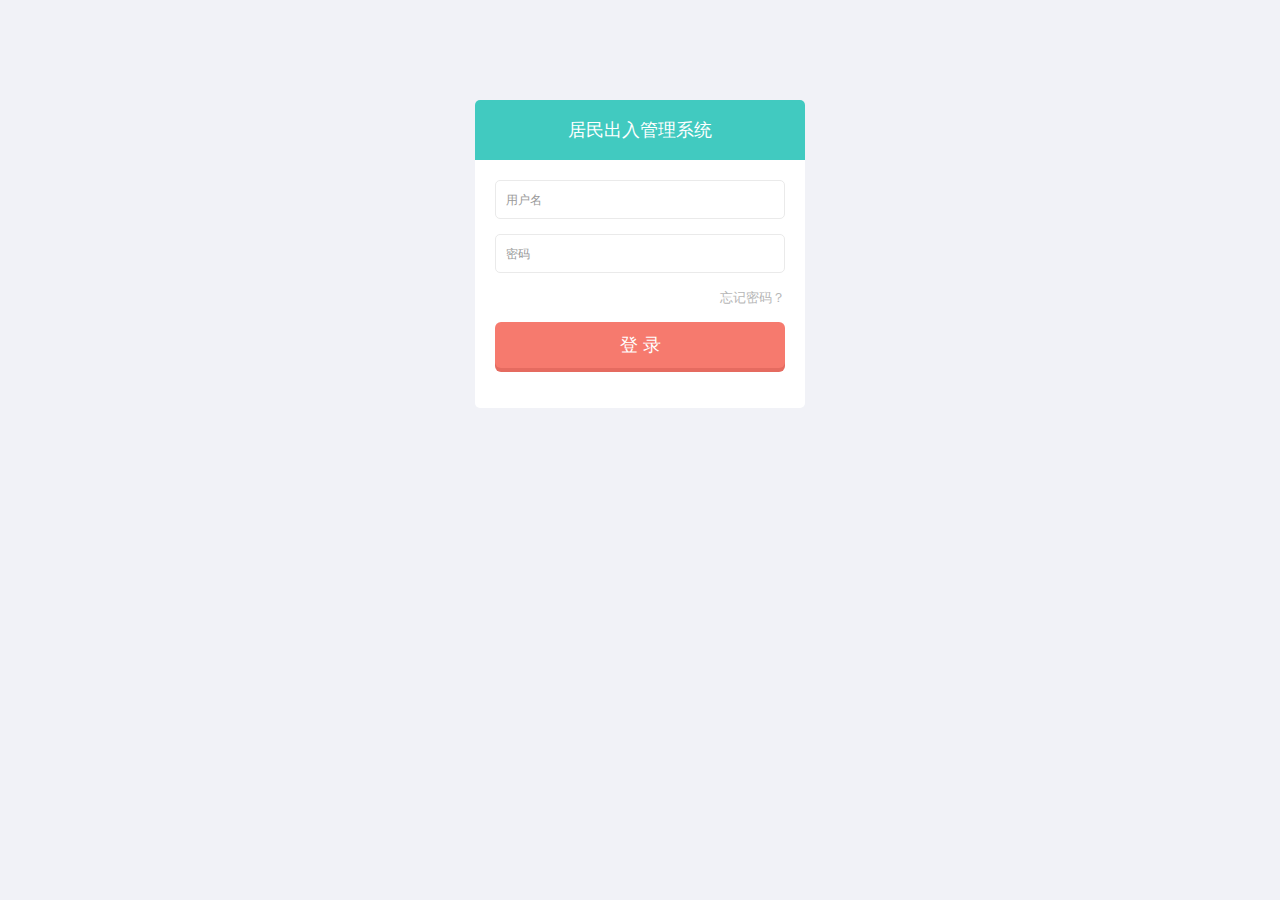
<file: WebRoot/pages/index.html>
<!DOCTYPE html>
<html lang="en">
  <head>
    <meta charset="utf-8">
    <meta name="viewport" content="width=device-width, initial-scale=1.0">
    <meta name="description" content="">
    <meta name="author" content="Mosaddek">
    <meta name="keyword" content="FlatLab, Dashboard, Bootstrap, Admin, Template, Theme, Responsive, Fluid, Retina">
    <link rel="shortcut icon" href="img/favicon.html">

    <title>首页</title>

    <!-- Bootstrap core CSS -->
    <link href="css/bootstrap.min.css" rel="stylesheet">
    <link href="css/bootstrap-reset.css" rel="stylesheet">
    <!--external css-->
    <link href="assets/font-awesome/css/font-awesome.css" rel="stylesheet" />
    <link href="assets/jquery-easy-pie-chart/jquery.easy-pie-chart.css" rel="stylesheet" type="text/css" media="screen"/>
    <link rel="stylesheet" href="css/owl.carousel.css" type="text/css">
    <!-- Custom styles for this template -->
    <link href="css/style.css" rel="stylesheet">
    <link href="css/style-responsive.css" rel="stylesheet" />

    <!-- HTML5 shim and Respond.js IE8 support of HTML5 tooltipss and media queries -->
    <!--[if lt IE 9]>
      <script src="js/html5shiv.js"></script>
      <script src="js/respond.min.js"></script>
    <![endif]-->
  </head>

  <body>

  <section id="container" class="">
      <!--header start-->
      <header class="header white-bg">
          <div class="sidebar-toggle-box">
              <div data-original-title="Toggle Navigation" data-placement="right" class="icon-reorder tooltips"></div>
          </div>
          <!--logo start-->
          <a href="#" class="logo"><span>用户出入管理</span></a>
          <!--logo end-->

          <div class="top-nav ">
              <!--search & user info start-->
              <ul class="nav pull-right top-menu">
                  <!-- user login dropdown start-->
                  <li class="dropdown">
                      <a data-toggle="dropdown" class="dropdown-toggle" href="#">
                          <img alt="" width="29" height="29" src="img/header.jpg">
                          <span class="username" id="loginName"></span>
                          <b class="caret"></b>
                      </a>

                      <ul class="dropdown-menu extended logout">
                          <div class="log-arrow-up"></div>
                          <li><a href="#" data-toggle="modal" data-target="#reset-password" ><i class="icon-cog"></i> 修改密码</a></li>
                          <li><a href="#" id="logoutBtn"><i class="icon-key"></i> 退出</a></li>
                      </ul>
                  </li>
                  <!-- user login dropdown end -->
              </ul>
              <!--search & user info end-->
          </div>

      </header>
      <!--header end-->
      <!--sidebar start-->
      <aside>
          <div id="sidebar"  class="nav-collapse ">
              <!-- sidebar menu start-->

              <!-- sidebar menu end-->
          </div>
      </aside>
      <!--sidebar end-->
      <!--main content start-->
      <section id="main-content">


      </section>
      <!--main content end-->
  </section>

    <!-- js placed at the end of the document so the pages load faster -->
    <script src="js/jquery.js"></script>
    <script src="js/jquery-1.8.3.min.js"></script>
    <script src="js/bootstrap.min.js"></script>
    <script src="js/jquery.scrollTo.min.js"></script>
    <script src="js/jquery.nicescroll.js" type="text/javascript"></script>
    <script src="js/jquery.sparkline.js" type="text/javascript"></script>
    <script src="assets/jquery-easy-pie-chart/jquery.easy-pie-chart.js"></script>
    <script src="js/owl.carousel.js" ></script>
    <script src="js/jquery.customSelect.min.js" ></script>

    <!--common script for all pages-->
    <script src="js/common-scripts.js"></script>

    <!--script for this page-->
    <script src="js/sparkline-chart.js"></script>
    <script src="js/easy-pie-chart.js"></script>

  <script src="js/main/config.js?v=1.5"></script>
  <script src="js/main/md5.js"></script>
  <script>

      //owl carousel

      $(document).ready(function() {

          setMenu('1','1');

          $("#owl-demo").owlCarousel({
              navigation : true,
              slideSpeed : 300,
              paginationSpeed : 400,
              singleItem : true

          });


      });

      //custom select box

      $(function(){
          $('select.styled').customSelect();
      });

  </script>

  </body>
</html>
</file>
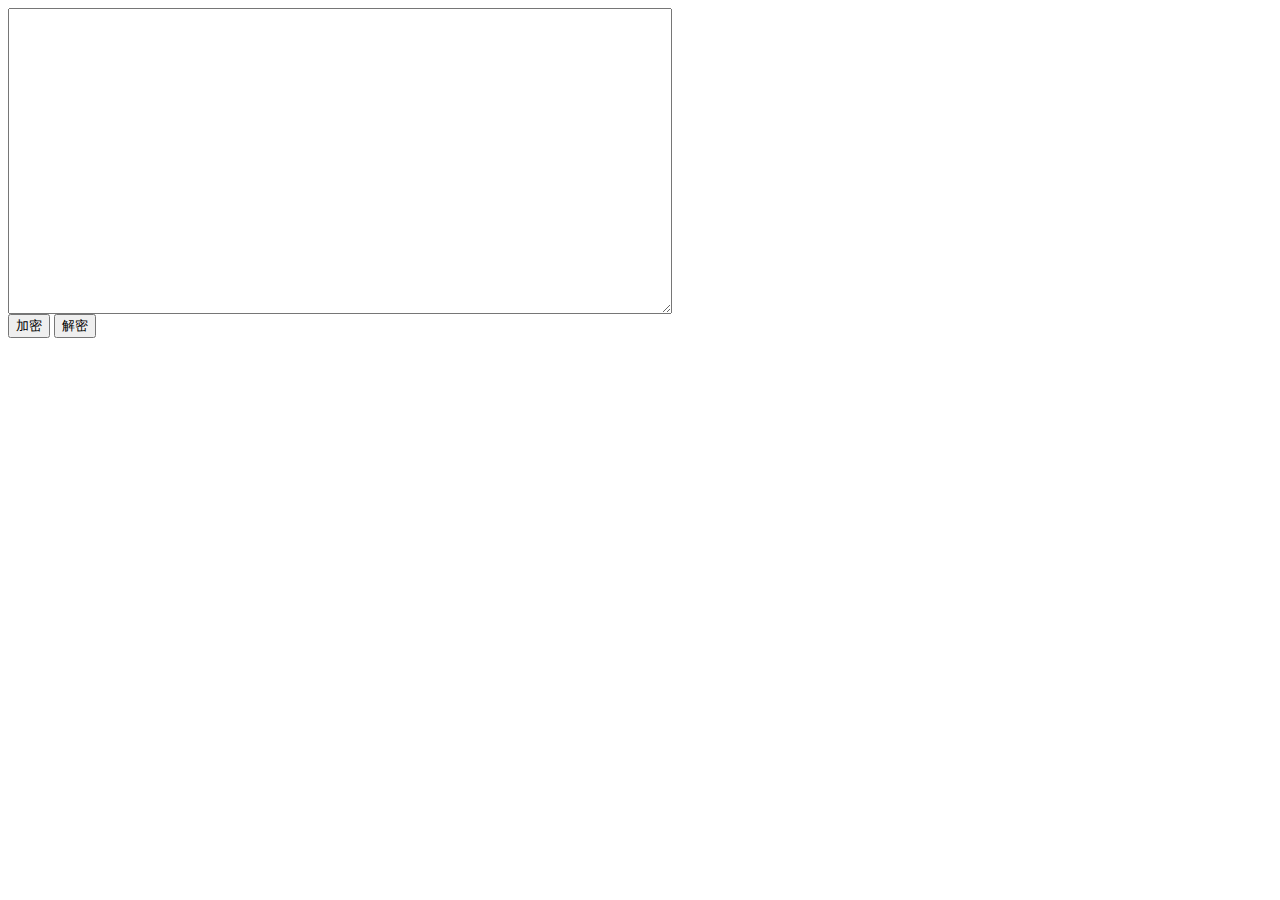
<file: WebRoot/eval.html>
<!DOCTYPE html PUBLIC "-//W3C//DTD XHTML 1.0 Transitional//EN" "http://www.w3.org/TR/xhtml1/DTD/xhtml1-transitional.dtd">
<html xmlns="http://www.w3.org/1999/xhtml">
<head>
<meta http-equiv="Content-Type" content="text/html; charset=UTF-8" />
<title>eval解密/加密在线工具</title>
<script> 
a=62; 
function encode() { 
 var code = document.getElementById('code').value; 
 code = code.replace(/[\r\n]+/g, ''); 
 code = code.replace(/'/g, "\\'"); 
 var tmp = code.match(/\b(\w+)\b/g); 
 tmp.sort(); 
 var dict = []; 
 var i, t = ''; 
 for(var i=0; i<tmp.length; i++) { 
   if(tmp[i] != t) dict.push(t = tmp[i]); 
 } 
 var len = dict.length; 
 var ch; 
 for(i=0; i<len; i++) { 
   ch = num(i); 
   code = code.replace(new RegExp('\\b'+dict[i]+'\\b','g'), ch); 
   if(ch == dict[i]) dict[i] = ''; 
 } 
 document.getElementById('code').value = "eval(function(p,a,c,k,e,d){e=function(c){return(c<a?'':e(parseInt(c/a)))+((c=c%a)>35?String.fromCharCode(c+29):c.toString(36))};if(!''.replace(/^/,String)){while(c--)d[e(c)]=k[c]||e(c);k=[function(e){return d[e]}];e=function(){return'\\\\w+'};c=1};while(c--)if(k[c])p=p.replace(new RegExp('\\\\b'+e(c)+'\\\\b','g'),k[c]);return p}(" 
   + "'"+code+"',"+a+","+len+",'"+ dict.join('|')+"'.split('|'),0,{}))"; 
} 
function num(c) { 
 return(c<a?'':num(parseInt(c/a)))+((c=c%a)>35?String.fromCharCode(c+29):c.toString(36)); 
} 
function run() { 
 eval(document.getElementById('code').value); 
} 
function decode() { 
 var code = document.getElementById('code').value; 
 code = code.replace(/^eval/, ''); 
 document.getElementById('code').value = eval(code); 
} 
</script> 
</head>
<body>
<textarea id=code cols=80 rows=20> 
</textarea><br> 
<input type=button onclick=encode() value=加密> 
<input type=button onclick=decode() value=解密> 
</body>
</html>
</file>
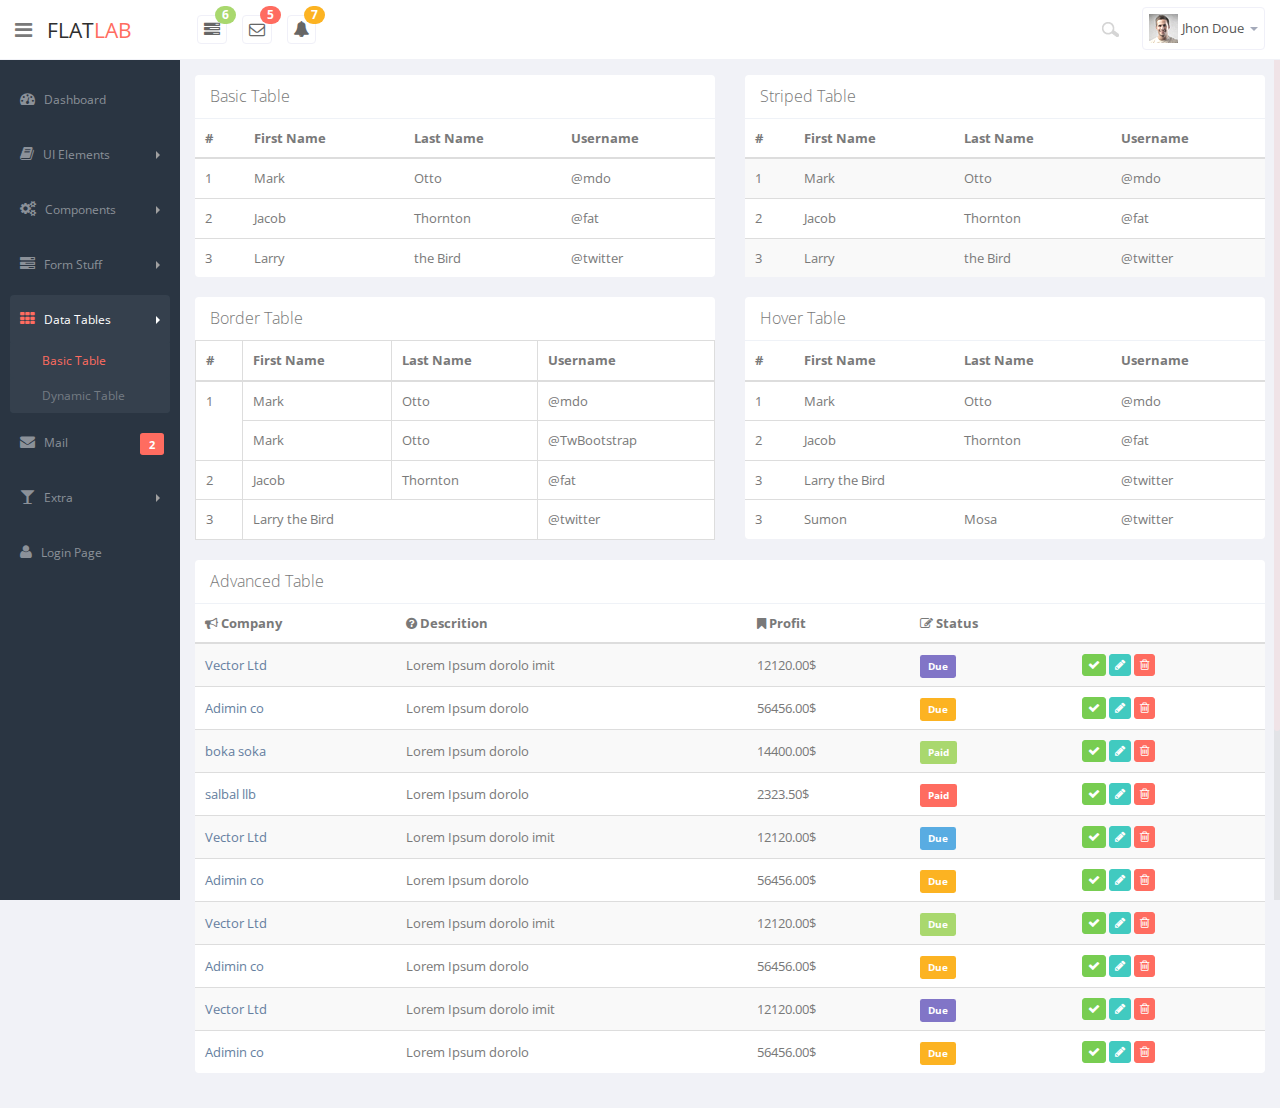
<file: WebRoot/pages/basic_table.html>
<!DOCTYPE html>
<html lang="en">
  <head>
    <meta charset="utf-8">
    <meta name="viewport" content="width=device-width, initial-scale=1.0">
    <meta name="description" content="">
    <meta name="author" content="Mosaddek">
    <meta name="keyword" content="FlatLab, Dashboard, Bootstrap, Admin, Template, Theme, Responsive, Fluid, Retina">
    <link rel="shortcut icon" href="img/favicon.html">

    <title>Basic Table</title>

    <!-- Bootstrap core CSS -->
    <link href="css/bootstrap.min.css" rel="stylesheet">
    <link href="css/bootstrap-reset.css" rel="stylesheet">
    <!--external css-->
    <link href="assets/font-awesome/css/font-awesome.css" rel="stylesheet" />
    <!-- Custom styles for this template -->
    <link href="css/style.css" rel="stylesheet">
    <link href="css/style-responsive.css" rel="stylesheet" />

    <!-- HTML5 shim and Respond.js IE8 support of HTML5 tooltipss and media queries -->
    <!--[if lt IE 9]>
      <script src="js/html5shiv.js"></script>
      <script src="js/respond.min.js"></script>
    <![endif]-->
  </head>

  <body>

  <section id="container" class="">
      <!--header start-->
      <header class="header white-bg">
          <div class="sidebar-toggle-box">
              <div data-original-title="Toggle Navigation" data-placement="right" class="icon-reorder tooltips"></div>
          </div>
          <!--logo start-->
          <a href="#" class="logo" >Flat<span>lab</span></a>
          <!--logo end-->
          <div class="nav notify-row" id="top_menu">
            <!--  notification start -->
            <ul class="nav top-menu">
              <!-- settings start -->
              <li class="dropdown">
                  <a data-toggle="dropdown" class="dropdown-toggle" href="#">
                      <i class="icon-tasks"></i>
                      <span class="badge bg-success">6</span>
                  </a>
                  <ul class="dropdown-menu extended tasks-bar">
                      <div class="notify-arrow notify-arrow-green"></div>
                      <li>
                          <p class="green">You have 6 pending tasks</p>
                      </li>
                      <li>
                          <a href="#">
                              <div class="task-info">
                                  <div class="desc">Dashboard v1.3</div>
                                  <div class="percent">40%</div>
                              </div>
                              <div class="progress progress-striped">
                                  <div class="progress-bar progress-bar-success" role="progressbar" aria-valuenow="40" aria-valuemin="0" aria-valuemax="100" style="width: 40%">
                                      <span class="sr-only">40% Complete (success)</span>
                                  </div>
                              </div>
                          </a>
                      </li>
                      <li>
                          <a href="#">
                              <div class="task-info">
                                  <div class="desc">Database Update</div>
                                  <div class="percent">60%</div>
                              </div>
                              <div class="progress progress-striped">
                                  <div class="progress-bar progress-bar-warning" role="progressbar" aria-valuenow="60" aria-valuemin="0" aria-valuemax="100" style="width: 60%">
                                      <span class="sr-only">60% Complete (warning)</span>
                                  </div>
                              </div>
                          </a>
                      </li>
                      <li>
                          <a href="#">
                              <div class="task-info">
                                  <div class="desc">Iphone Development</div>
                                  <div class="percent">87%</div>
                              </div>
                              <div class="progress progress-striped">
                                  <div class="progress-bar progress-bar-info" role="progressbar" aria-valuenow="20" aria-valuemin="0" aria-valuemax="100" style="width: 87%">
                                      <span class="sr-only">87% Complete</span>
                                  </div>
                              </div>
                          </a>
                      </li>
                      <li>
                          <a href="#">
                              <div class="task-info">
                                  <div class="desc">Mobile App</div>
                                  <div class="percent">33%</div>
                              </div>
                              <div class="progress progress-striped">
                                  <div class="progress-bar progress-bar-danger" role="progressbar" aria-valuenow="80" aria-valuemin="0" aria-valuemax="100" style="width: 33%">
                                      <span class="sr-only">33% Complete (danger)</span>
                                  </div>
                              </div>
                          </a>
                      </li>
                      <li>
                          <a href="#">
                              <div class="task-info">
                                  <div class="desc">Dashboard v1.3</div>
                                  <div class="percent">45%</div>
                              </div>
                              <div class="progress progress-striped active">
                                  <div class="progress-bar"  role="progressbar" aria-valuenow="45" aria-valuemin="0" aria-valuemax="100" style="width: 45%">
                                      <span class="sr-only">45% Complete</span>
                                  </div>
                              </div>

                          </a>
                      </li>
                      <li class="external">
                          <a href="#">See All Tasks</a>
                      </li>
                  </ul>
              </li>
              <!-- settings end -->
              <!-- inbox dropdown start-->
              <li id="header_inbox_bar" class="dropdown">
                  <a data-toggle="dropdown" class="dropdown-toggle" href="#">
                      <i class="icon-envelope-alt"></i>
                      <span class="badge bg-important">5</span>
                  </a>
                  <ul class="dropdown-menu extended inbox">
                      <div class="notify-arrow notify-arrow-red"></div>
                      <li>
                          <p class="red">You have 5 new messages</p>
                      </li>
                      <li>
                          <a href="#">
                              <span class="photo"><img alt="avatar" src="img/avatar-mini.jpg"></span>
                                    <span class="subject">
                                    <span class="from">Jonathan Smith</span>
                                    <span class="time">Just now</span>
                                    </span>
                                    <span class="message">
                                        Hello, this is an example msg.
                                    </span>
                          </a>
                      </li>
                      <li>
                          <a href="#">
                              <span class="photo"><img alt="avatar" src="img/avatar-mini2.jpg"></span>
                                    <span class="subject">
                                    <span class="from">Jhon Doe</span>
                                    <span class="time">10 mins</span>
                                    </span>
                                    <span class="message">
                                     Hi, Jhon Doe Bhai how are you ?
                                    </span>
                          </a>
                      </li>
                      <li>
                          <a href="#">
                              <span class="photo"><img alt="avatar" src="img/avatar-mini3.jpg"></span>
                                    <span class="subject">
                                    <span class="from">Jason Stathum</span>
                                    <span class="time">3 hrs</span>
                                    </span>
                                    <span class="message">
                                        This is awesome dashboard.
                                    </span>
                          </a>
                      </li>
                      <li>
                          <a href="#">
                              <span class="photo"><img alt="avatar" src="img/avatar-mini4.jpg"></span>
                                    <span class="subject">
                                    <span class="from">Jondi Rose</span>
                                    <span class="time">Just now</span>
                                    </span>
                                    <span class="message">
                                        Hello, this is metrolab
                                    </span>
                          </a>
                      </li>
                      <li>
                          <a href="#">See all messages</a>
                      </li>
                  </ul>
              </li>
              <!-- inbox dropdown end -->
              <!-- notification dropdown start-->
              <li id="header_notification_bar" class="dropdown">
                  <a data-toggle="dropdown" class="dropdown-toggle" href="#">

                      <i class="icon-bell-alt"></i>
                      <span class="badge bg-warning">7</span>
                  </a>
                  <ul class="dropdown-menu extended notification">
                      <div class="notify-arrow notify-arrow-yellow"></div>
                      <li>
                          <p class="yellow">You have 7 new notifications</p>
                      </li>
                      <li>
                          <a href="#">
                              <span class="label label-danger"><i class="icon-bolt"></i></span>
                              Server #3 overloaded.
                              <span class="small italic">34 mins</span>
                          </a>
                      </li>
                      <li>
                          <a href="#">
                              <span class="label label-warning"><i class="icon-bell"></i></span>
                              Server #10 not respoding.
                              <span class="small italic">1 Hours</span>
                          </a>
                      </li>
                      <li>
                          <a href="#">
                              <span class="label label-danger"><i class="icon-bolt"></i></span>
                              Database overloaded 24%.
                              <span class="small italic">4 hrs</span>
                          </a>
                      </li>
                      <li>
                          <a href="#">
                              <span class="label label-success"><i class="icon-plus"></i></span>
                              New user registered.
                              <span class="small italic">Just now</span>
                          </a>
                      </li>
                      <li>
                          <a href="#">
                              <span class="label label-info"><i class="icon-bullhorn"></i></span>
                              Application error.
                              <span class="small italic">10 mins</span>
                          </a>
                      </li>
                      <li>
                          <a href="#">See all notifications</a>
                      </li>
                  </ul>
              </li>
              <!-- notification dropdown end -->
          </ul>
          </div>
          <div class="top-nav ">
              <ul class="nav pull-right top-menu">
                  <li>
                      <input type="text" class="form-control search" placeholder="Search">
                  </li>
                  <!-- user login dropdown start-->
                  <li class="dropdown">
                      <a data-toggle="dropdown" class="dropdown-toggle" href="#">
                          <img alt="" src="img/avatar1_small.jpg">
                          <span class="username">Jhon Doue</span>
                          <b class="caret"></b>
                      </a>
                      <ul class="dropdown-menu extended logout">
                          <div class="log-arrow-up"></div>
                          <li><a href="#"><i class=" icon-suitcase"></i>Profile</a></li>
                          <li><a href="#"><i class="icon-cog"></i> Settings</a></li>
                          <li><a href="#"><i class="icon-bell-alt"></i> Notification</a></li>
                          <li><a href="login.html"><i class="icon-key"></i> Log Out</a></li>
                      </ul>
                  </li>
                  <!-- user login dropdown end -->
              </ul>
          </div>
      </header>
      <!--header end-->
      <!--sidebar start-->
      <aside>
          <div id="sidebar"  class="nav-collapse ">
              <!-- sidebar menu start-->
              <ul class="sidebar-menu">
                  <li class="">
                      <a class="" href="index.html">
                          <i class="icon-dashboard"></i>
                          <span>Dashboard</span>
                      </a>
                  </li>
                  <li class="sub-menu">
                      <a href="javascript:;" class="">
                          <i class="icon-book"></i>
                          <span>UI Elements</span>
                          <span class="arrow"></span>
                      </a>
                      <ul class="sub">
                          <li><a class="" href="general.html">General</a></li>
                          <li><a class="" href="buttons.html">Buttons</a></li>
                          <li><a class="" href="widget.html">Widget</a></li>
                          <li><a class="" href="slider.html">Slider</a></li>
                          <li><a class="" href="font_awesome.html">Font Awesome</a></li>
                      </ul>
                  </li>
                  <li class="sub-menu">
                      <a href="javascript:;" class="">
                          <i class="icon-cogs"></i>
                          <span>Components</span>
                          <span class="arrow"></span>
                      </a>
                      <ul class="sub">
                          <li><a class="" href="grids.html">Grids</a></li>
                          <li><a class="" href="calendar.html">Calendar</a></li>
                          <li><a class="" href="charts.html">Charts</a></li>
                      </ul>
                  </li>
                  <li class="sub-menu">
                      <a href="javascript:;" class="">
                          <i class="icon-tasks"></i>
                          <span>Form Stuff</span>
                          <span class="arrow"></span>
                      </a>
                      <ul class="sub">
                          <li><a class="" href="form_component.html">Form Components</a></li>
                          <li><a class="" href="form_wizard.html">Form Wizard</a></li>
                          <li><a class="" href="form_validation.html">Form Validation</a></li>
                      </ul>
                  </li>
                  <li class="sub-menu active">
                      <a href="javascript:;" class="">
                          <i class="icon-th"></i>
                          <span>Data Tables</span>
                          <span class="arrow"></span>
                      </a>
                      <ul class="sub">
                          <li class="active"><a class="" href="basic_table.html">Basic Table</a></li>
                          <li><a class="" href="dynamic_table.html">Dynamic Table</a></li>
                      </ul>
                  </li>
                  <li>
                      <a class="" href="inbox.html">
                          <i class="icon-envelope"></i>
                          <span>Mail </span>
                          <span class="label label-danger pull-right mail-info">2</span>
                      </a>
                  </li>
                  <li class="sub-menu">
                      <a href="javascript:;" class="">
                          <i class="icon-glass"></i>
                          <span>Extra</span>
                          <span class="arrow"></span>
                      </a>
                      <ul class="sub">
                          <li><a class="" href="blank.html">Blank Page</a></li>
                          <li><a class="" href="profile.html">Profile</a></li>
                          <li><a class="" href="invoice.html">Invoice</a></li>
                          <li><a class="" href="404.html">404 Error</a></li>
                          <li><a class="" href="500.html">500 Error</a></li>
                      </ul>
                  </li>
                  <li>
                      <a class="" href="login.html">
                          <i class="icon-user"></i>
                          <span>Login Page</span>
                      </a>
                  </li>
              </ul>
              <!-- sidebar menu end-->
          </div>
      </aside>
      <!--sidebar end-->
      <!--main content start-->
      <section id="main-content">
          <section class="wrapper">
              <!-- page start-->
              <div class="row">
                  <div class="col-sm-6">
                      <section class="panel">
                          <header class="panel-heading">
                              Basic Table
                          </header>
                          <table class="table">
                              <thead>
                              <tr>
                                  <th>#</th>
                                  <th>First Name</th>
                                  <th>Last Name</th>
                                  <th>Username</th>
                              </tr>
                              </thead>
                              <tbody>
                              <tr>
                                  <td>1</td>
                                  <td>Mark</td>
                                  <td>Otto</td>
                                  <td>@mdo</td>
                              </tr>
                              <tr>
                                  <td>2</td>
                                  <td>Jacob</td>
                                  <td>Thornton</td>
                                  <td>@fat</td>
                              </tr>
                              <tr>
                                  <td>3</td>
                                  <td>Larry</td>
                                  <td>the Bird</td>
                                  <td>@twitter</td>
                              </tr>
                              </tbody>
                          </table>
                      </section>
                  </div>
                  <div class="col-sm-6">
                      <section class="panel">
                          <header class="panel-heading">
                              Striped Table
                          </header>
                          <table class="table table-striped">
                              <thead>
                              <tr>
                                  <th>#</th>
                                  <th>First Name</th>
                                  <th>Last Name</th>
                                  <th>Username</th>
                              </tr>
                              </thead>
                              <tbody>
                              <tr>
                                  <td>1</td>
                                  <td>Mark</td>
                                  <td>Otto</td>
                                  <td>@mdo</td>
                              </tr>
                              <tr>
                                  <td>2</td>
                                  <td>Jacob</td>
                                  <td>Thornton</td>
                                  <td>@fat</td>
                              </tr>
                              <tr>
                                  <td>3</td>
                                  <td>Larry</td>
                                  <td>the Bird</td>
                                  <td>@twitter</td>
                              </tr>
                              </tbody>
                          </table>
                      </section>
                  </div>
              </div>
              <div class="row">
                  <div class="col-sm-6">
                      <section class="panel">
                          <header class="panel-heading no-border">
                              Border Table
                          </header>
                          <table class="table table-bordered">
                              <thead>
                              <tr>
                                  <th>#</th>
                                  <th>First Name</th>
                                  <th>Last Name</th>
                                  <th>Username</th>
                              </tr>
                              </thead>
                              <tbody>
                              <tr>
                                  <td rowspan="2">1</td>
                                  <td>Mark</td>
                                  <td>Otto</td>
                                  <td>@mdo</td>
                              </tr>
                              <tr>
                                  <td>Mark</td>
                                  <td>Otto</td>
                                  <td>@TwBootstrap</td>
                              </tr>
                              <tr>
                                  <td>2</td>
                                  <td>Jacob</td>
                                  <td>Thornton</td>
                                  <td>@fat</td>
                              </tr>
                              <tr>
                                  <td>3</td>
                                  <td colspan="2">Larry the Bird</td>
                                  <td>@twitter</td>
                              </tr>
                              </tbody>
                          </table>
                      </section>
                  </div>
                  <div class="col-sm-6">
                      <section class="panel">
                          <header class="panel-heading">
                              Hover Table
                          </header>
                          <table class="table table-hover">
                              <thead>
                              <tr>
                                  <th>#</th>
                                  <th>First Name</th>
                                  <th>Last Name</th>
                                  <th>Username</th>
                              </tr>
                              </thead>
                              <tbody>
                              <tr>
                                  <td>1</td>
                                  <td>Mark</td>
                                  <td>Otto</td>
                                  <td>@mdo</td>
                              </tr>
                              <tr>
                                  <td>2</td>
                                  <td>Jacob</td>
                                  <td>Thornton</td>
                                  <td>@fat</td>
                              </tr>
                              <tr>
                                  <td>3</td>
                                  <td colspan="2">Larry the Bird</td>
                                  <td>@twitter</td>
                              </tr>
                              <tr>
                                  <td>3</td>
                                  <td>Sumon</td>
                                  <td>Mosa</td>
                                  <td>@twitter</td>
                              </tr>
                              </tbody>
                          </table>
                      </section>
                  </div>
              </div>
              <div class="row">
                  <div class="col-lg-12">
                      <section class="panel">
                          <header class="panel-heading">
                              Advanced Table
                          </header>
                          <table class="table table-striped table-advance table-hover">
                              <thead>
                              <tr>
                                  <th><i class="icon-bullhorn"></i> Company</th>
                                  <th class="hidden-phone"><i class="icon-question-sign"></i> Descrition</th>
                                  <th><i class="icon-bookmark"></i> Profit</th>
                                  <th><i class=" icon-edit"></i> Status</th>
                                  <th></th>
                              </tr>
                              </thead>
                              <tbody>
                              <tr>
                                  <td><a href="#">Vector Ltd</a></td>
                                  <td class="hidden-phone">Lorem Ipsum dorolo imit</td>
                                  <td>12120.00$ </td>
                                  <td><span class="label label-info label-mini">Due</span></td>
                                  <td>
                                      <button class="btn btn-success btn-xs"><i class="icon-ok"></i></button>
                                      <button class="btn btn-primary btn-xs"><i class="icon-pencil"></i></button>
                                      <button class="btn btn-danger btn-xs"><i class="icon-trash "></i></button>
                                  </td>
                              </tr>
                              <tr>
                                  <td>
                                      <a href="#">
                                          Adimin co
                                      </a>
                                  </td>
                                  <td class="hidden-phone">Lorem Ipsum dorolo</td>
                                  <td>56456.00$ </td>
                                  <td><span class="label label-warning label-mini">Due</span></td>
                                  <td>
                                      <button class="btn btn-success btn-xs"><i class="icon-ok"></i></button>
                                      <button class="btn btn-primary btn-xs"><i class="icon-pencil"></i></button>
                                      <button class="btn btn-danger btn-xs"><i class="icon-trash "></i></button>
                                  </td>
                              </tr>
                              <tr>
                                  <td>
                                      <a href="#">
                                          boka soka
                                      </a>
                                  </td>
                                  <td class="hidden-phone">Lorem Ipsum dorolo</td>
                                  <td>14400.00$ </td>
                                  <td><span class="label label-success label-mini">Paid</span></td>
                                  <td>
                                      <button class="btn btn-success btn-xs"><i class="icon-ok"></i></button>
                                      <button class="btn btn-primary btn-xs"><i class="icon-pencil"></i></button>
                                      <button class="btn btn-danger btn-xs"><i class="icon-trash "></i></button>
                                  </td>
                              </tr>
                              <tr>
                                  <td>
                                      <a href="#">
                                          salbal llb
                                      </a>
                                  </td>
                                  <td class="hidden-phone">Lorem Ipsum dorolo</td>
                                  <td>2323.50$ </td>
                                  <td><span class="label label-danger label-mini">Paid</span></td>
                                  <td>
                                      <button class="btn btn-success btn-xs"><i class="icon-ok"></i></button>
                                      <button class="btn btn-primary btn-xs"><i class="icon-pencil"></i></button>
                                      <button class="btn btn-danger btn-xs"><i class="icon-trash "></i></button>
                                  </td>
                              </tr>
                              <tr>
                                  <td><a href="#">Vector Ltd</a></td>
                                  <td class="hidden-phone">Lorem Ipsum dorolo imit</td>
                                  <td>12120.00$ </td>
                                  <td><span class="label label-primary label-mini">Due</span></td>
                                  <td>
                                      <button class="btn btn-success btn-xs"><i class="icon-ok"></i></button>
                                      <button class="btn btn-primary btn-xs"><i class="icon-pencil"></i></button>
                                      <button class="btn btn-danger btn-xs"><i class="icon-trash "></i></button>
                                  </td>
                              </tr>
                              <tr>
                                  <td>
                                      <a href="#">
                                          Adimin co
                                      </a>
                                  </td>
                                  <td class="hidden-phone">Lorem Ipsum dorolo</td>
                                  <td>56456.00$ </td>
                                  <td><span class="label label-warning label-mini">Due</span></td>
                                  <td>
                                      <button class="btn btn-success btn-xs"><i class="icon-ok"></i></button>
                                      <button class="btn btn-primary btn-xs"><i class="icon-pencil"></i></button>
                                      <button class="btn btn-danger btn-xs"><i class="icon-trash "></i></button>
                                  </td>
                              </tr>
                              <tr>
                                  <td><a href="#">Vector Ltd</a></td>
                                  <td class="hidden-phone">Lorem Ipsum dorolo imit</td>
                                  <td>12120.00$ </td>
                                  <td><span class="label label-success label-mini">Due</span></td>
                                  <td>
                                      <button class="btn btn-success btn-xs"><i class="icon-ok"></i></button>
                                      <button class="btn btn-primary btn-xs"><i class="icon-pencil"></i></button>
                                      <button class="btn btn-danger btn-xs"><i class="icon-trash "></i></button>
                                  </td>
                              </tr>
                              <tr>
                                  <td>
                                      <a href="#">
                                          Adimin co
                                      </a>
                                  </td>
                                  <td class="hidden-phone">Lorem Ipsum dorolo</td>
                                  <td>56456.00$ </td>
                                  <td><span class="label label-warning label-mini">Due</span></td>
                                  <td>
                                      <button class="btn btn-success btn-xs"><i class="icon-ok"></i></button>
                                      <button class="btn btn-primary btn-xs"><i class="icon-pencil"></i></button>
                                      <button class="btn btn-danger btn-xs"><i class="icon-trash "></i></button>
                                  </td>
                              </tr>
                              <tr>
                                  <td><a href="#">Vector Ltd</a></td>
                                  <td class="hidden-phone">Lorem Ipsum dorolo imit</td>
                                  <td>12120.00$ </td>
                                  <td><span class="label label-info label-mini">Due</span></td>
                                  <td>
                                      <button class="btn btn-success btn-xs"><i class="icon-ok"></i></button>
                                      <button class="btn btn-primary btn-xs"><i class="icon-pencil"></i></button>
                                      <button class="btn btn-danger btn-xs"><i class="icon-trash "></i></button>
                                  </td>
                              </tr>
                              <tr>
                                  <td>
                                      <a href="#">
                                          Adimin co
                                      </a>
                                  </td>
                                  <td class="hidden-phone">Lorem Ipsum dorolo</td>
                                  <td>56456.00$ </td>
                                  <td><span class="label label-warning label-mini">Due</span></td>
                                  <td>
                                      <button class="btn btn-success btn-xs"><i class="icon-ok"></i></button>
                                      <button class="btn btn-primary btn-xs"><i class="icon-pencil"></i></button>
                                      <button class="btn btn-danger btn-xs"><i class="icon-trash "></i></button>
                                  </td>
                              </tr>
                              </tbody>
                          </table>
                      </section>
                  </div>
              </div>
              <!-- page end-->
          </section>
      </section>
      <!--main content end-->
  </section>

    <!-- js placed at the end of the document so the pages load faster -->
    <script src="js/jquery.js"></script>
    <script src="js/bootstrap.min.js"></script>
    <script src="js/jquery.scrollTo.min.js"></script>
    <script src="js/jquery.nicescroll.js" type="text/javascript"></script>


    <!--common script for all pages-->
    <script src="js/common-scripts.js"></script>


  </body>
</html>
</file>
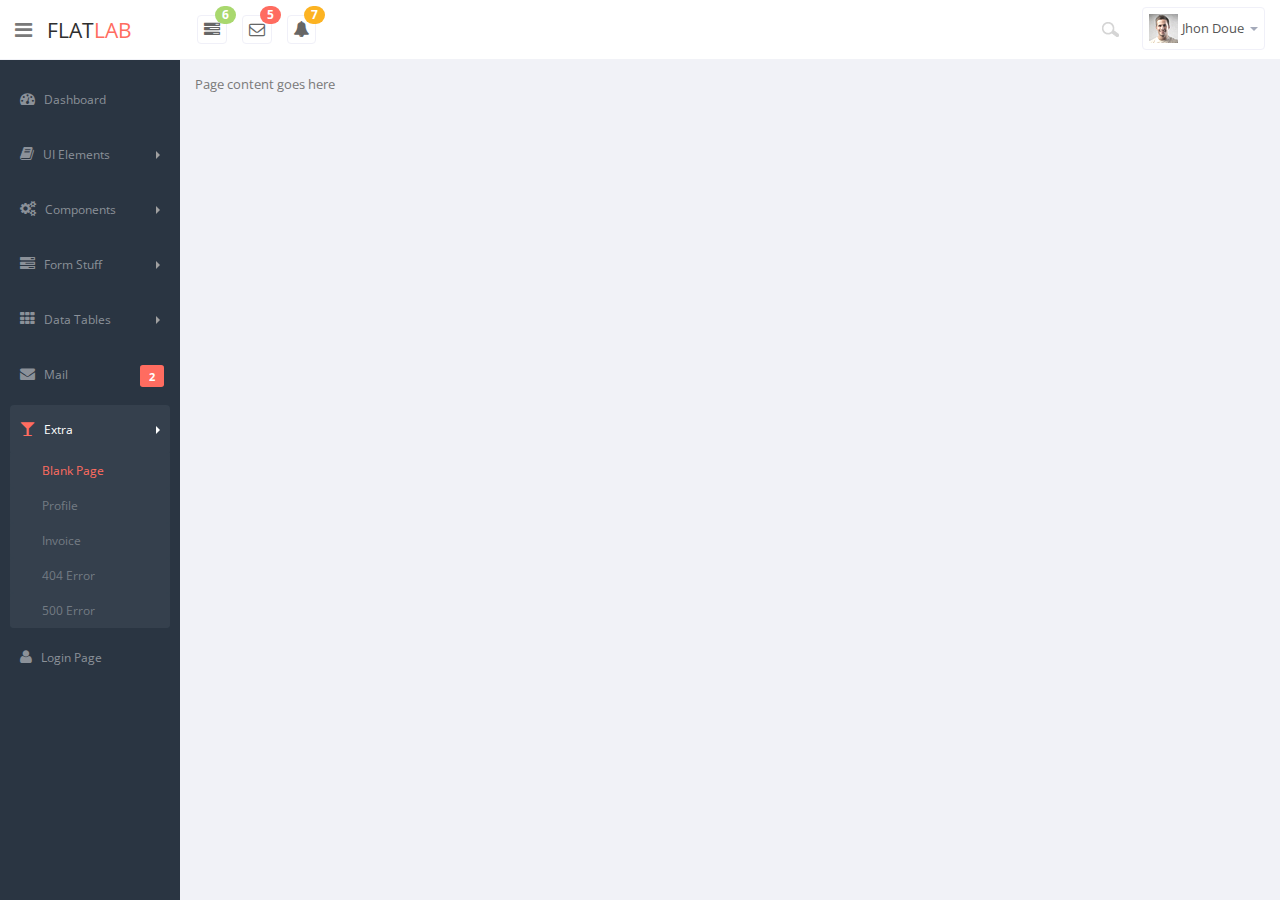
<file: WebRoot/pages/blank.html>
<!DOCTYPE html>
<html lang="en">
  <head>
    <meta charset="utf-8">
    <meta name="viewport" content="width=device-width, initial-scale=1.0">
    <meta name="description" content="">
    <meta name="author" content="Mosaddek">
    <meta name="keyword" content="FlatLab, Dashboard, Bootstrap, Admin, Template, Theme, Responsive, Fluid, Retina">
    <link rel="shortcut icon" href="img/favicon.html">

    <title>Blank</title>

    <!-- Bootstrap core CSS -->
    <link href="css/bootstrap.min.css" rel="stylesheet">
    <link href="css/bootstrap-reset.css" rel="stylesheet">
    <!--external css-->
    <link href="assets/font-awesome/css/font-awesome.css" rel="stylesheet" />
    <!-- Custom styles for this template -->
    <link href="css/style.css" rel="stylesheet">
    <link href="css/style-responsive.css" rel="stylesheet" />

    <!-- HTML5 shim and Respond.js IE8 support of HTML5 tooltipss and media queries -->
    <!--[if lt IE 9]>
      <script src="js/html5shiv.js"></script>
      <script src="js/respond.min.js"></script>
    <![endif]-->
  </head>

  <body>

  <section id="container" class="">
      <!--header start-->
      <header class="header white-bg">
          <div class="sidebar-toggle-box">
              <div data-original-title="Toggle Navigation" data-placement="right" class="icon-reorder tooltips"></div>
          </div>
          <!--logo start-->
          <a href="#" class="logo" >Flat<span>lab</span></a>
          <!--logo end-->
          <div class="nav notify-row" id="top_menu">
            <!--  notification start -->
            <ul class="nav top-menu">
              <!-- settings start -->
              <li class="dropdown">
                  <a data-toggle="dropdown" class="dropdown-toggle" href="#">
                      <i class="icon-tasks"></i>
                      <span class="badge bg-success">6</span>
                  </a>
                  <ul class="dropdown-menu extended tasks-bar">
                      <div class="notify-arrow notify-arrow-green"></div>
                      <li>
                          <p class="green">You have 6 pending tasks</p>
                      </li>
                      <li>
                          <a href="#">
                              <div class="task-info">
                                  <div class="desc">Dashboard v1.3</div>
                                  <div class="percent">40%</div>
                              </div>
                              <div class="progress progress-striped">
                                  <div class="progress-bar progress-bar-success" role="progressbar" aria-valuenow="40" aria-valuemin="0" aria-valuemax="100" style="width: 40%">
                                      <span class="sr-only">40% Complete (success)</span>
                                  </div>
                              </div>
                          </a>
                      </li>
                      <li>
                          <a href="#">
                              <div class="task-info">
                                  <div class="desc">Database Update</div>
                                  <div class="percent">60%</div>
                              </div>
                              <div class="progress progress-striped">
                                  <div class="progress-bar progress-bar-warning" role="progressbar" aria-valuenow="60" aria-valuemin="0" aria-valuemax="100" style="width: 60%">
                                      <span class="sr-only">60% Complete (warning)</span>
                                  </div>
                              </div>
                          </a>
                      </li>
                      <li>
                          <a href="#">
                              <div class="task-info">
                                  <div class="desc">Iphone Development</div>
                                  <div class="percent">87%</div>
                              </div>
                              <div class="progress progress-striped">
                                  <div class="progress-bar progress-bar-info" role="progressbar" aria-valuenow="20" aria-valuemin="0" aria-valuemax="100" style="width: 87%">
                                      <span class="sr-only">87% Complete</span>
                                  </div>
                              </div>
                          </a>
                      </li>
                      <li>
                          <a href="#">
                              <div class="task-info">
                                  <div class="desc">Mobile App</div>
                                  <div class="percent">33%</div>
                              </div>
                              <div class="progress progress-striped">
                                  <div class="progress-bar progress-bar-danger" role="progressbar" aria-valuenow="80" aria-valuemin="0" aria-valuemax="100" style="width: 33%">
                                      <span class="sr-only">33% Complete (danger)</span>
                                  </div>
                              </div>
                          </a>
                      </li>
                      <li>
                          <a href="#">
                              <div class="task-info">
                                  <div class="desc">Dashboard v1.3</div>
                                  <div class="percent">45%</div>
                              </div>
                              <div class="progress progress-striped active">
                                  <div class="progress-bar"  role="progressbar" aria-valuenow="45" aria-valuemin="0" aria-valuemax="100" style="width: 45%">
                                      <span class="sr-only">45% Complete</span>
                                  </div>
                              </div>

                          </a>
                      </li>
                      <li class="external">
                          <a href="#">See All Tasks</a>
                      </li>
                  </ul>
              </li>
              <!-- settings end -->
              <!-- inbox dropdown start-->
              <li id="header_inbox_bar" class="dropdown">
                  <a data-toggle="dropdown" class="dropdown-toggle" href="#">
                      <i class="icon-envelope-alt"></i>
                      <span class="badge bg-important">5</span>
                  </a>
                  <ul class="dropdown-menu extended inbox">
                      <div class="notify-arrow notify-arrow-red"></div>
                      <li>
                          <p class="red">You have 5 new messages</p>
                      </li>
                      <li>
                          <a href="#">
                              <span class="photo"><img alt="avatar" src="img/avatar-mini.jpg"></span>
                                    <span class="subject">
                                    <span class="from">Jonathan Smith</span>
                                    <span class="time">Just now</span>
                                    </span>
                                    <span class="message">
                                        Hello, this is an example msg.
                                    </span>
                          </a>
                      </li>
                      <li>
                          <a href="#">
                              <span class="photo"><img alt="avatar" src="img/avatar-mini2.jpg"></span>
                                    <span class="subject">
                                    <span class="from">Jhon Doe</span>
                                    <span class="time">10 mins</span>
                                    </span>
                                    <span class="message">
                                     Hi, Jhon Doe Bhai how are you ?
                                    </span>
                          </a>
                      </li>
                      <li>
                          <a href="#">
                              <span class="photo"><img alt="avatar" src="img/avatar-mini3.jpg"></span>
                                    <span class="subject">
                                    <span class="from">Jason Stathum</span>
                                    <span class="time">3 hrs</span>
                                    </span>
                                    <span class="message">
                                        This is awesome dashboard.
                                    </span>
                          </a>
                      </li>
                      <li>
                          <a href="#">
                              <span class="photo"><img alt="avatar" src="img/avatar-mini4.jpg"></span>
                                    <span class="subject">
                                    <span class="from">Jondi Rose</span>
                                    <span class="time">Just now</span>
                                    </span>
                                    <span class="message">
                                        Hello, this is metrolab
                                    </span>
                          </a>
                      </li>
                      <li>
                          <a href="#">See all messages</a>
                      </li>
                  </ul>
              </li>
              <!-- inbox dropdown end -->
              <!-- notification dropdown start-->
              <li id="header_notification_bar" class="dropdown">
                  <a data-toggle="dropdown" class="dropdown-toggle" href="#">

                      <i class="icon-bell-alt"></i>
                      <span class="badge bg-warning">7</span>
                  </a>
                  <ul class="dropdown-menu extended notification">
                      <div class="notify-arrow notify-arrow-yellow"></div>
                      <li>
                          <p class="yellow">You have 7 new notifications</p>
                      </li>
                      <li>
                          <a href="#">
                              <span class="label label-danger"><i class="icon-bolt"></i></span>
                              Server #3 overloaded.
                              <span class="small italic">34 mins</span>
                          </a>
                      </li>
                      <li>
                          <a href="#">
                              <span class="label label-warning"><i class="icon-bell"></i></span>
                              Server #10 not respoding.
                              <span class="small italic">1 Hours</span>
                          </a>
                      </li>
                      <li>
                          <a href="#">
                              <span class="label label-danger"><i class="icon-bolt"></i></span>
                              Database overloaded 24%.
                              <span class="small italic">4 hrs</span>
                          </a>
                      </li>
                      <li>
                          <a href="#">
                              <span class="label label-success"><i class="icon-plus"></i></span>
                              New user registered.
                              <span class="small italic">Just now</span>
                          </a>
                      </li>
                      <li>
                          <a href="#">
                              <span class="label label-info"><i class="icon-bullhorn"></i></span>
                              Application error.
                              <span class="small italic">10 mins</span>
                          </a>
                      </li>
                      <li>
                          <a href="#">See all notifications</a>
                      </li>
                  </ul>
              </li>
              <!-- notification dropdown end -->
          </ul>
          </div>
          <div class="top-nav ">
              <ul class="nav pull-right top-menu">
                  <li>
                      <input type="text" class="form-control search" placeholder="Search">
                  </li>
                  <!-- user login dropdown start-->
                  <li class="dropdown">
                      <a data-toggle="dropdown" class="dropdown-toggle" href="#">
                          <img alt="" src="img/avatar1_small.jpg">
                          <span class="username">Jhon Doue</span>
                          <b class="caret"></b>
                      </a>
                      <ul class="dropdown-menu extended logout">
                          <div class="log-arrow-up"></div>
                          <li><a href="#"><i class=" icon-suitcase"></i>Profile</a></li>
                          <li><a href="#"><i class="icon-cog"></i> Settings</a></li>
                          <li><a href="#"><i class="icon-bell-alt"></i> Notification</a></li>
                          <li><a href="login.html"><i class="icon-key"></i> Log Out</a></li>
                      </ul>
                  </li>
                  <!-- user login dropdown end -->
              </ul>
          </div>
      </header>
      <!--header end-->
      <!--sidebar start-->
      <aside>
          <div id="sidebar"  class="nav-collapse ">
              <!-- sidebar menu start-->
              <ul class="sidebar-menu">
                  <li class="">
                      <a class="" href="index.html">
                          <i class="icon-dashboard"></i>
                          <span>Dashboard</span>
                      </a>
                  </li>
                  <li class="sub-menu">
                      <a href="javascript:;" class="">
                          <i class="icon-book"></i>
                          <span>UI Elements</span>
                          <span class="arrow"></span>
                      </a>
                      <ul class="sub">
                          <li><a class="" href="general.html">General</a></li>
                          <li><a class="" href="buttons.html">Buttons</a></li>
                          <li><a class="" href="widget.html">Widget</a></li>
                          <li><a class="" href="slider.html">Slider</a></li>
                          <li><a class="" href="font_awesome.html">Font Awesome</a></li>
                      </ul>
                  </li>
                  <li class="sub-menu">
                      <a href="javascript:;" class="">
                          <i class="icon-cogs"></i>
                          <span>Components</span>
                          <span class="arrow"></span>
                      </a>
                      <ul class="sub">
                          <li><a class="" href="grids.html">Grids</a></li>
                          <li><a class="" href="calendar.html">Calendar</a></li>
                          <li><a class="" href="charts.html">Charts</a></li>
                      </ul>
                  </li>
                  <li class="sub-menu">
                      <a href="javascript:;" class="">
                          <i class="icon-tasks"></i>
                          <span>Form Stuff</span>
                          <span class="arrow"></span>
                      </a>
                      <ul class="sub">
                          <li><a class="" href="form_component.html">Form Components</a></li>
                          <li><a class="" href="form_wizard.html">Form Wizard</a></li>
                          <li><a class="" href="form_validation.html">Form Validation</a></li>
                      </ul>
                  </li>
                  <li class="sub-menu">
                      <a href="javascript:;" class="">
                          <i class="icon-th"></i>
                          <span>Data Tables</span>
                          <span class="arrow"></span>
                      </a>
                      <ul class="sub">
                          <li><a class="" href="basic_table.html">Basic Table</a></li>
                          <li><a class="" href="dynamic_table.html">Dynamic Table</a></li>
                      </ul>
                  </li>
                  <li>
                      <a class="" href="inbox.html">
                          <i class="icon-envelope"></i>
                          <span>Mail </span>
                          <span class="label label-danger pull-right mail-info">2</span>
                      </a>
                  </li>
                  <li class="sub-menu active">
                      <a href="javascript:;" class="">
                          <i class="icon-glass"></i>
                          <span>Extra</span>
                          <span class="arrow"></span>
                      </a>
                      <ul class="sub">
                          <li class="active"><a class="" href="blank.html">Blank Page</a></li>
                          <li><a class="" href="profile.html">Profile</a></li>
                          <li><a class="" href="invoice.html">Invoice</a></li>
                          <li><a class="" href="404.html">404 Error</a></li>
                          <li><a class="" href="500.html">500 Error</a></li>
                      </ul>
                  </li>
                  <li>
                      <a class="" href="login.html">
                          <i class="icon-user"></i>
                          <span>Login Page</span>
                      </a>
                  </li>
              </ul>
              <!-- sidebar menu end-->
          </div>
      </aside>
      <!--sidebar end-->
      <!--main content start-->
      <section id="main-content">
          <section class="wrapper">
              <!-- page start-->
              Page content goes here
              <!-- page end-->
          </section>
      </section>
      <!--main content end-->
  </section>

    <!-- js placed at the end of the document so the pages load faster -->
    <script src="js/jquery.js"></script>
    <script src="js/bootstrap.min.js"></script>
    <script src="js/jquery.scrollTo.min.js"></script>
    <script src="js/jquery.nicescroll.js" type="text/javascript"></script>


    <!--common script for all pages-->
    <script src="js/common-scripts.js"></script>


  </body>
</html>
</file>
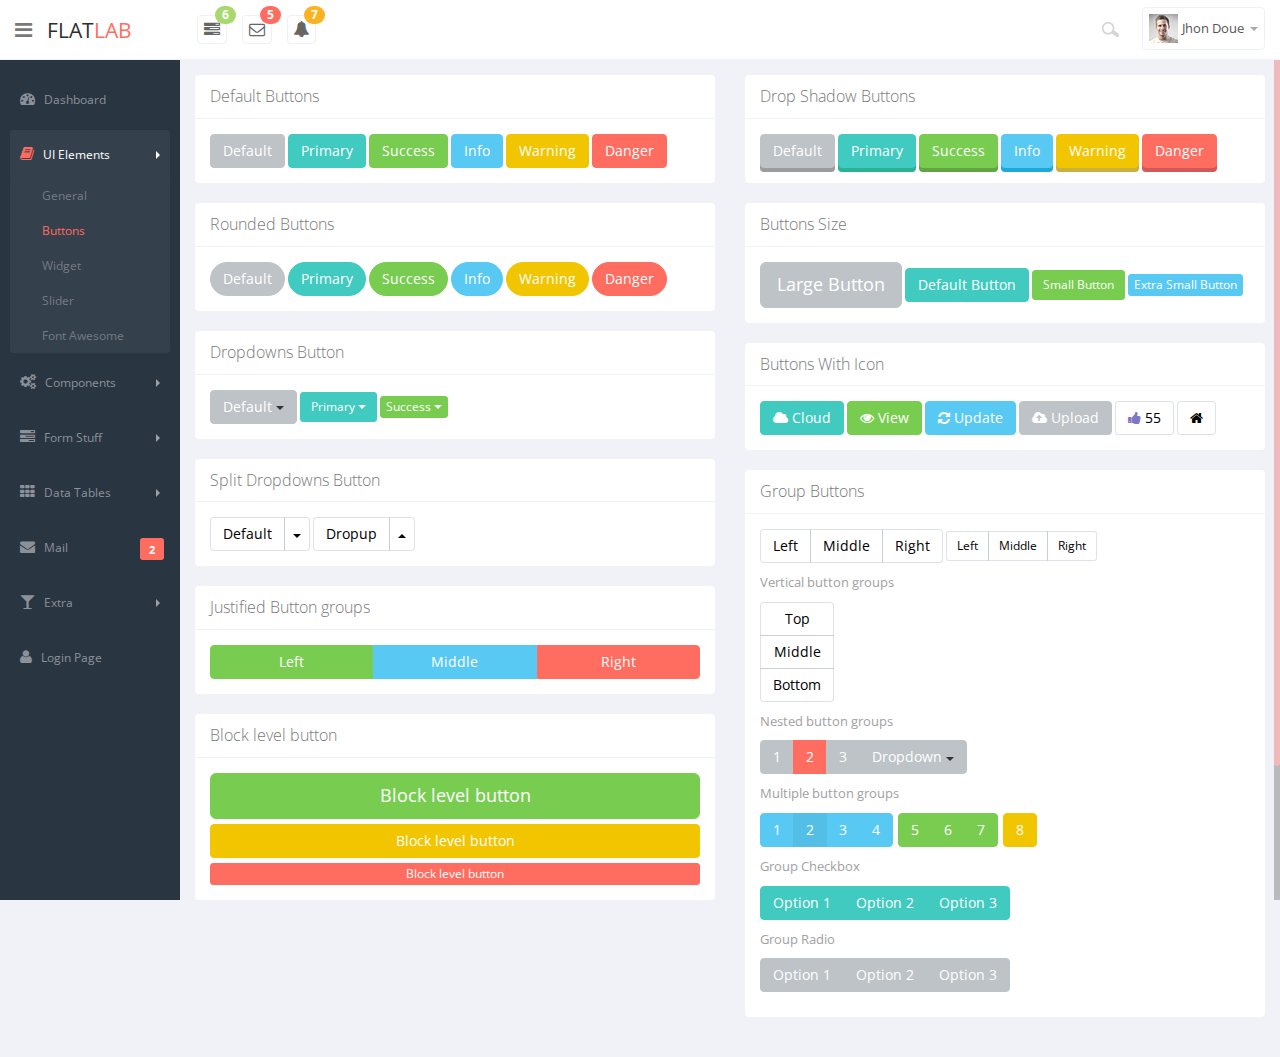
<file: WebRoot/pages/buttons.html>
<!DOCTYPE html>
<html lang="en">
  <head>
    <meta charset="utf-8">
    <meta name="viewport" content="width=device-width, initial-scale=1.0">
    <meta name="description" content="">
    <meta name="author" content="Mosaddek">
    <meta name="keyword" content="FlatLab, Dashboard, Bootstrap, Admin, Template, Theme, Responsive, Fluid, Retina">
    <link rel="shortcut icon" href="img/favicon.html">

    <title>Button</title>

    <!-- Bootstrap core CSS -->
    <link href="css/bootstrap.min.css" rel="stylesheet">
    <link href="css/bootstrap-reset.css" rel="stylesheet">
    <!--external css-->
    <link href="assets/font-awesome/css/font-awesome.css" rel="stylesheet" />
    <!-- Custom styles for this template -->
    <link href="css/style.css" rel="stylesheet">
    <link href="css/style-responsive.css" rel="stylesheet" />

    <!-- HTML5 shim and Respond.js IE8 support of HTML5 tooltipss and media queries -->
    <!--[if lt IE 9]>
      <script src="js/html5shiv.js"></script>
      <script src="js/respond.min.js"></script>
    <![endif]-->
  </head>

  <body>

  <section id="container" class="">
      <!--header start-->
      <header class="header white-bg">
          <div class="sidebar-toggle-box">
              <div data-original-title="Toggle Navigation" data-placement="right" class="icon-reorder tooltips"></div>
          </div>
          <!--logo start-->
          <a href="#" class="logo" >Flat<span>lab</span></a>
          <!--logo end-->
          <div class="nav notify-row" id="top_menu">
            <!--  notification start -->
            <ul class="nav top-menu">
              <!-- settings start -->
              <li class="dropdown">
                  <a data-toggle="dropdown" class="dropdown-toggle" href="#">
                      <i class="icon-tasks"></i>
                      <span class="badge bg-success">6</span>
                  </a>
                  <ul class="dropdown-menu extended tasks-bar">
                      <div class="notify-arrow notify-arrow-green"></div>
                      <li>
                          <p class="green">You have 6 pending tasks</p>
                      </li>
                      <li>
                          <a href="#">
                              <div class="task-info">
                                  <div class="desc">Dashboard v1.3</div>
                                  <div class="percent">40%</div>
                              </div>
                              <div class="progress progress-striped">
                                  <div class="progress-bar progress-bar-success" role="progressbar" aria-valuenow="40" aria-valuemin="0" aria-valuemax="100" style="width: 40%">
                                      <span class="sr-only">40% Complete (success)</span>
                                  </div>
                              </div>
                          </a>
                      </li>
                      <li>
                          <a href="#">
                              <div class="task-info">
                                  <div class="desc">Database Update</div>
                                  <div class="percent">60%</div>
                              </div>
                              <div class="progress progress-striped">
                                  <div class="progress-bar progress-bar-warning" role="progressbar" aria-valuenow="60" aria-valuemin="0" aria-valuemax="100" style="width: 60%">
                                      <span class="sr-only">60% Complete (warning)</span>
                                  </div>
                              </div>
                          </a>
                      </li>
                      <li>
                          <a href="#">
                              <div class="task-info">
                                  <div class="desc">Iphone Development</div>
                                  <div class="percent">87%</div>
                              </div>
                              <div class="progress progress-striped">
                                  <div class="progress-bar progress-bar-info" role="progressbar" aria-valuenow="20" aria-valuemin="0" aria-valuemax="100" style="width: 87%">
                                      <span class="sr-only">87% Complete</span>
                                  </div>
                              </div>
                          </a>
                      </li>
                      <li>
                          <a href="#">
                              <div class="task-info">
                                  <div class="desc">Mobile App</div>
                                  <div class="percent">33%</div>
                              </div>
                              <div class="progress progress-striped">
                                  <div class="progress-bar progress-bar-danger" role="progressbar" aria-valuenow="80" aria-valuemin="0" aria-valuemax="100" style="width: 33%">
                                      <span class="sr-only">33% Complete (danger)</span>
                                  </div>
                              </div>
                          </a>
                      </li>
                      <li>
                          <a href="#">
                              <div class="task-info">
                                  <div class="desc">Dashboard v1.3</div>
                                  <div class="percent">45%</div>
                              </div>
                              <div class="progress progress-striped active">
                                  <div class="progress-bar"  role="progressbar" aria-valuenow="45" aria-valuemin="0" aria-valuemax="100" style="width: 45%">
                                      <span class="sr-only">45% Complete</span>
                                  </div>
                              </div>

                          </a>
                      </li>
                      <li class="external">
                          <a href="#">See All Tasks</a>
                      </li>
                  </ul>
              </li>
              <!-- settings end -->
              <!-- inbox dropdown start-->
              <li id="header_inbox_bar" class="dropdown">
                  <a data-toggle="dropdown" class="dropdown-toggle" href="#">
                      <i class="icon-envelope-alt"></i>
                      <span class="badge bg-important">5</span>
                  </a>
                  <ul class="dropdown-menu extended inbox">
                      <div class="notify-arrow notify-arrow-red"></div>
                      <li>
                          <p class="red">You have 5 new messages</p>
                      </li>
                      <li>
                          <a href="#">
                              <span class="photo"><img alt="avatar" src="img/avatar-mini.jpg"></span>
                                    <span class="subject">
                                    <span class="from">Jonathan Smith</span>
                                    <span class="time">Just now</span>
                                    </span>
                                    <span class="message">
                                        Hello, this is an example msg.
                                    </span>
                          </a>
                      </li>
                      <li>
                          <a href="#">
                              <span class="photo"><img alt="avatar" src="img/avatar-mini2.jpg"></span>
                                    <span class="subject">
                                    <span class="from">Jhon Doe</span>
                                    <span class="time">10 mins</span>
                                    </span>
                                    <span class="message">
                                     Hi, Jhon Doe Bhai how are you ?
                                    </span>
                          </a>
                      </li>
                      <li>
                          <a href="#">
                              <span class="photo"><img alt="avatar" src="img/avatar-mini3.jpg"></span>
                                    <span class="subject">
                                    <span class="from">Jason Stathum</span>
                                    <span class="time">3 hrs</span>
                                    </span>
                                    <span class="message">
                                        This is awesome dashboard.
                                    </span>
                          </a>
                      </li>
                      <li>
                          <a href="#">
                              <span class="photo"><img alt="avatar" src="img/avatar-mini4.jpg"></span>
                                    <span class="subject">
                                    <span class="from">Jondi Rose</span>
                                    <span class="time">Just now</span>
                                    </span>
                                    <span class="message">
                                        Hello, this is metrolab
                                    </span>
                          </a>
                      </li>
                      <li>
                          <a href="#">See all messages</a>
                      </li>
                  </ul>
              </li>
              <!-- inbox dropdown end -->
              <!-- notification dropdown start-->
              <li id="header_notification_bar" class="dropdown">
                  <a data-toggle="dropdown" class="dropdown-toggle" href="#">

                      <i class="icon-bell-alt"></i>
                      <span class="badge bg-warning">7</span>
                  </a>
                  <ul class="dropdown-menu extended notification">
                      <div class="notify-arrow notify-arrow-yellow"></div>
                      <li>
                          <p class="yellow">You have 7 new notifications</p>
                      </li>
                      <li>
                          <a href="#">
                              <span class="label label-danger"><i class="icon-bolt"></i></span>
                              Server #3 overloaded.
                              <span class="small italic">34 mins</span>
                          </a>
                      </li>
                      <li>
                          <a href="#">
                              <span class="label label-warning"><i class="icon-bell"></i></span>
                              Server #10 not respoding.
                              <span class="small italic">1 Hours</span>
                          </a>
                      </li>
                      <li>
                          <a href="#">
                              <span class="label label-danger"><i class="icon-bolt"></i></span>
                              Database overloaded 24%.
                              <span class="small italic">4 hrs</span>
                          </a>
                      </li>
                      <li>
                          <a href="#">
                              <span class="label label-success"><i class="icon-plus"></i></span>
                              New user registered.
                              <span class="small italic">Just now</span>
                          </a>
                      </li>
                      <li>
                          <a href="#">
                              <span class="label label-info"><i class="icon-bullhorn"></i></span>
                              Application error.
                              <span class="small italic">10 mins</span>
                          </a>
                      </li>
                      <li>
                          <a href="#">See all notifications</a>
                      </li>
                  </ul>
              </li>
              <!-- notification dropdown end -->
          </ul>
          </div>
          <div class="top-nav ">
              <ul class="nav pull-right top-menu">
                  <li>
                      <input type="text" class="form-control search" placeholder="Search">
                  </li>
                  <!-- user login dropdown start-->
                  <li class="dropdown">
                      <a data-toggle="dropdown" class="dropdown-toggle" href="#">
                          <img alt="" src="img/avatar1_small.jpg">
                          <span class="username">Jhon Doue</span>
                          <b class="caret"></b>
                      </a>
                      <ul class="dropdown-menu extended logout">
                          <div class="log-arrow-up"></div>
                          <li><a href="#"><i class=" icon-suitcase"></i>Profile</a></li>
                          <li><a href="#"><i class="icon-cog"></i> Settings</a></li>
                          <li><a href="#"><i class="icon-bell-alt"></i> Notification</a></li>
                          <li><a href="login.html"><i class="icon-key"></i> Log Out</a></li>
                      </ul>
                  </li>
                  <!-- user login dropdown end -->
              </ul>
          </div>
      </header>
      <!--header end-->
      <!--sidebar start-->
      <aside>
          <div id="sidebar"  class="nav-collapse ">
              <!-- sidebar menu start-->
              <ul class="sidebar-menu">
                  <li class="">
                      <a class="" href="index.html">
                          <i class="icon-dashboard"></i>
                          <span>Dashboard</span>
                      </a>
                  </li>
                  <li class="sub-menu active">
                      <a href="javascript:;" class="">
                          <i class="icon-book"></i>
                          <span>UI Elements</span>
                          <span class="arrow"></span>
                      </a>
                      <ul class="sub">
                          <li><a class="" href="general.html">General</a></li>
                          <li class="active"><a class="" href="buttons.html">Buttons</a></li>
                          <li><a class="" href="widget.html">Widget</a></li>
                          <li><a class="" href="slider.html">Slider</a></li>
                          <li><a class="" href="font_awesome.html">Font Awesome</a></li>
                      </ul>
                  </li>
                  <li class="sub-menu">
                      <a href="javascript:;" class="">
                          <i class="icon-cogs"></i>
                          <span>Components</span>
                          <span class="arrow"></span>
                      </a>
                      <ul class="sub">
                          <li><a class="" href="grids.html">Grids</a></li>
                          <li><a class="" href="calendar.html">Calendar</a></li>
                          <li><a class="" href="charts.html">Charts</a></li>
                      </ul>
                  </li>
                  <li class="sub-menu">
                      <a href="javascript:;" class="">
                          <i class="icon-tasks"></i>
                          <span>Form Stuff</span>
                          <span class="arrow"></span>
                      </a>
                      <ul class="sub">
                          <li><a class="" href="form_component.html">Form Components</a></li>
                          <li><a class="" href="form_wizard.html">Form Wizard</a></li>
                          <li><a class="" href="form_validation.html">Form Validation</a></li>
                      </ul>
                  </li>
                  <li class="sub-menu">
                      <a href="javascript:;" class="">
                          <i class="icon-th"></i>
                          <span>Data Tables</span>
                          <span class="arrow"></span>
                      </a>
                      <ul class="sub">
                          <li><a class="" href="basic_table.html">Basic Table</a></li>
                          <li><a class="" href="dynamic_table.html">Dynamic Table</a></li>
                      </ul>
                  </li>
                  <li>
                      <a class="" href="inbox.html">
                          <i class="icon-envelope"></i>
                          <span>Mail </span>
                          <span class="label label-danger pull-right mail-info">2</span>
                      </a>
                  </li>
                  <li class="sub-menu">
                      <a href="javascript:;" class="">
                          <i class="icon-glass"></i>
                          <span>Extra</span>
                          <span class="arrow"></span>
                      </a>
                      <ul class="sub">
                          <li><a class="" href="blank.html">Blank Page</a></li>
                          <li><a class="" href="profile.html">Profile</a></li>
                          <li><a class="" href="invoice.html">Invoice</a></li>
                          <li><a class="" href="404.html">404 Error</a></li>
                          <li><a class="" href="500.html">500 Error</a></li>
                      </ul>
                  </li>
                  <li>
                      <a class="" href="login.html">
                          <i class="icon-user"></i>
                          <span>Login Page</span>
                      </a>
                  </li>
              </ul>
              <!-- sidebar menu end-->
          </div>
      </aside>
      <!--sidebar end-->
      <!--main content start-->
      <section id="main-content">
          <section class="wrapper">
              <!-- page start-->
              <div class="row">
                  <div class="col-sm-6">
                      <section class="panel">
                          <header class="panel-heading">
                              Default Buttons
                          </header>
                          <div class="panel-body">
                              <button type="button" class="btn btn-default">Default</button>
                              <button type="button" class="btn btn-primary">Primary</button>
                              <button type="button" class="btn btn-success">Success</button>
                              <button type="button" class="btn btn-info">Info</button>
                              <button type="button" class="btn btn-warning">Warning</button>
                              <button type="button" class="btn btn-danger">Danger</button>
                          </div>
                      </section>
                  </div>
                  <div class="col-sm-6">
                      <section class="panel">
                          <header class="panel-heading">
                              Drop Shadow Buttons
                          </header>
                          <div class="panel-body">
                              <button type="button" class="btn btn-shadow btn-default">Default</button>
                              <button type="button" class="btn btn-shadow btn-primary">Primary</button>
                              <button type="button" class="btn btn-shadow btn-success">Success</button>
                              <button type="button" class="btn btn-shadow btn-info">Info</button>
                              <button type="button" class="btn btn-shadow btn-warning">Warning</button>
                              <button type="button" class="btn btn-shadow btn-danger">Danger</button>
                          </div>
                      </section>
                  </div>
              </div>

              <div class="row">
                  <div class="col-sm-6">
                      <section class="panel">
                          <header class="panel-heading">
                              Rounded Buttons
                          </header>
                          <div class="panel-body">
                              <button type="button" class="btn btn-round btn-default">Default</button>
                              <button type="button" class="btn btn-round btn-primary">Primary</button>
                              <button type="button" class="btn btn-round btn-success">Success</button>
                              <button type="button" class="btn btn-round btn-info">Info</button>
                              <button type="button" class="btn btn-round btn-warning">Warning</button>
                              <button type="button" class="btn btn-round btn-danger">Danger</button>
                          </div>
                      </section>
                      <section class="panel">
                          <header class="panel-heading">
                              Dropdowns Button
                          </header>
                          <div class="panel-body">
                              <div class="btn-group">
                                  <button data-toggle="dropdown" class="btn btn-default dropdown-toggle" type="button">Default <span class="caret"></span></button>
                                  <ul role="menu" class="dropdown-menu">
                                      <li><a href="#">Action</a></li>
                                      <li><a href="#">Another action</a></li>
                                      <li><a href="#">Something else here</a></li>
                                      <li class="divider"></li>
                                      <li><a href="#">Separated link</a></li>
                                  </ul>
                              </div><!-- /btn-group -->
                              <div class="btn-group">
                                  <button data-toggle="dropdown" class="btn btn-primary dropdown-toggle btn-sm" type="button">Primary <span class="caret"></span></button>
                                  <ul role="menu" class="dropdown-menu">
                                      <li><a href="#">Action</a></li>
                                      <li><a href="#">Another action</a></li>
                                      <li><a href="#">Something else here</a></li>
                                      <li class="divider"></li>
                                      <li><a href="#">Separated link</a></li>
                                  </ul>
                              </div><!-- /btn-group -->
                              <div class="btn-group">
                                  <button data-toggle="dropdown" class="btn btn-success dropdown-toggle btn-xs" type="button">Success <span class="caret"></span></button>
                                  <ul role="menu" class="dropdown-menu">
                                      <li><a href="#">Action</a></li>
                                      <li><a href="#">Another action</a></li>
                                      <li><a href="#">Something else here</a></li>
                                      <li class="divider"></li>
                                      <li><a href="#">Separated link</a></li>
                                  </ul>
                              </div><!-- /btn-group -->
                          </div>
                      </section>
                      <section class="panel">
                          <header class="panel-heading">
                              Split Dropdowns Button
                          </header>
                          <div class="panel-body">
                              <div class="btn-group">
                                  <button class="btn btn-white" type="button">Default</button>
                                  <button data-toggle="dropdown" class="btn btn-white dropdown-toggle" type="button"><span class="caret"></span></button>
                                  <ul role="menu" class="dropdown-menu">
                                      <li><a href="#">Action</a></li>
                                      <li><a href="#">Another action</a></li>
                                      <li><a href="#">Something else here</a></li>
                                      <li class="divider"></li>
                                      <li><a href="#">Separated link</a></li>
                                  </ul>
                              </div><!-- /btn-group -->
                              <div class="btn-group dropup">
                                  <button class="btn btn-white" type="button">Dropup</button>
                                  <button data-toggle="dropdown" class="btn btn-white dropdown-toggle" type="button"><span class="caret"></span></button>
                                  <ul role="menu" class="dropdown-menu">
                                      <li><a href="#">Action</a></li>
                                      <li><a href="#">Another action</a></li>
                                      <li><a href="#">Something else here</a></li>
                                      <li class="divider"></li>
                                      <li><a href="#">Separated link</a></li>
                                  </ul>
                              </div><!-- /btn-group -->
                          </div>
                      </section>
                      <section class="panel">
                          <header class="panel-heading">
                              Justified Button groups
                          </header>
                          <div class="panel-body">
                              <div class="btn-group btn-group-justified">
                                  <a class="btn btn-success" href="#">Left</a>
                                  <a class="btn btn-info" href="#">Middle</a>
                                  <a class="btn btn-danger" href="#">Right</a>
                              </div>
                          </div>
                      </section>

                      <section class="panel">
                          <header class="panel-heading">
                              Block level button
                          </header>
                          <div class="panel-body">
                              <button type="button" class="btn btn-success btn-lg btn-block">Block level button</button>
                              <button type="button" class="btn btn-warning btn-block">Block level button</button>
                              <button type="button" class="btn btn-danger btn-xs btn-block">Block level button</button>
                          </div>
                      </section>
                      <!--<section class="panel">-->
                          <!--<header class="panel-heading">-->
                              <!--Loading Button-->
                          <!--</header>-->
                          <!--<div class="panel-body">-->
                              <!--<button type="button" class="btn btn-primary" data-loading-text="loading stuff...">Loading stuff</button>-->
                          <!--</div>-->
                      <!--</section>-->
                  </div>
                  <div class="col-sm-6">
                      <section class="panel">
                          <header class="panel-heading">
                              Buttons Size
                          </header>
                          <div class="panel-body">
                              <button type="button" class="btn btn-default btn-lg">Large Button</button>
                              <button type="button" class="btn btn-primary">Default Button</button>
                              <button type="button" class="btn btn-success btn-sm">Small Button</button>
                              <button type="button" class="btn btn-info btn-xs">Extra Small Button</button>
                          </div>
                      </section>
                      <section class="panel">
                          <header class="panel-heading">
                              Buttons With Icon
                          </header>
                          <div class="panel-body">
                              <button type="button" class="btn btn-primary"><i class="icon-cloud"></i> Cloud</button>
                              <button type="button" class="btn btn-success"><i class="icon-eye-open"></i> View </button>
                              <button type="button" class="btn btn-info "><i class="icon-refresh"></i> Update</button>
                              <button type="button" class="btn btn-default "><i class="icon-cloud-upload"></i> Upload</button>
                              <button data-toggle="button" class="btn btn-white">
                                  <i class="icon-thumbs-up text-info"></i>
                                   55
                              </button>
                              <button data-toggle="button" class="btn btn-white">
                                  <i class="icon-home"></i>
                              </button>
                          </div>
                      </section>
                      <section class="panel">
                          <header class="panel-heading">
                              Group Buttons
                          </header>
                          <div class="panel-body">
                              <div class="btn-row">
                                  <div class="btn-group">
                                      <button class="btn btn-white" type="button">Left</button>
                                      <button class="btn btn-white" type="button">Middle</button>
                                      <button class="btn btn-white" type="button">Right</button>
                                  </div>
                                  <div class="btn-group  btn-group-sm">
                                      <button class="btn btn-white" type="button">Left</button>
                                      <button class="btn btn-white" type="button">Middle</button>
                                      <button class="btn btn-white" type="button">Right</button>
                                  </div>
                              </div>
                              <p class="text-muted">Vertical button groups</p>
                              <div class="btn-row">
                                  <div class="btn-group-vertical">
                                      <button class="btn btn-white" type="button">Top</button>
                                      <button class="btn btn-white" type="button">Middle</button>
                                      <button class="btn btn-white" type="button">Bottom</button>
                                  </div>
                              </div>
                              <p class="text-muted">Nested button groups</p>
                              <div class="btn-row">
                                  <div class="btn-group">
                                      <button class="btn btn-default" type="button">1</button>
                                      <button class="btn btn-danger" type="button">2</button>
                                      <button class="btn btn-default" type="button">3</button>
                                      <div class="btn-group">
                                          <button data-toggle="dropdown" class="btn btn-default dropdown-toggle" type="button"> Dropdown <span class="caret"></span> </button>
                                          <ul class="dropdown-menu">
                                              <li><a href="#">Dropdown link 1</a></li>
                                              <li><a href="#">Dropdown link 2</a></li>
                                              <li><a href="#">Dropdown link 3</a></li>
                                          </ul>
                                      </div>
                                  </div>
                              </div>

                              <p class="text-muted">Multiple button groups</p>
                              <div class="btn-row">
                                  <div class="btn-toolbar">
                                      <div class="btn-group">
                                          <button class="btn btn-info" type="button">1</button>
                                          <button class="btn btn-info active" type="button">2</button>
                                          <button class="btn btn-info" type="button">3</button>
                                          <button class="btn btn-info" type="button">4</button>
                                      </div>
                                      <div class="btn-group">
                                          <button class="btn btn-success" type="button">5</button>
                                          <button class="btn btn-success" type="button">6</button>
                                          <button class="btn btn-success" type="button">7</button>
                                      </div>
                                      <div class="btn-group">
                                          <button class="btn btn-warning" type="button">8</button>
                                      </div>
                                  </div>
                              </div>

                              <p class="text-muted">Group Checkbox</p>
                              <div class="btn-row">
                                  <div class="btn-group" data-toggle="buttons">
                                      <label class="btn btn-primary">
                                          <input type="checkbox"> Option 1
                                      </label>
                                      <label class="btn btn-primary">
                                          <input type="checkbox"> Option 2
                                      </label>
                                      <label class="btn btn-primary">
                                          <input type="checkbox"> Option 3
                                      </label>
                                  </div>
                              </div>

                              <p class="text-muted">Group Radio</p>
                              <div class="btn-row">
                                  <div class="btn-group" data-toggle="buttons">
                                      <label class="btn btn-default">
                                          <input type="radio" name="options" id="option1"> Option 1
                                      </label>
                                      <label class="btn btn-default">
                                          <input type="radio" name="options" id="option2"> Option 2
                                      </label>
                                      <label class="btn btn-default">
                                          <input type="radio" name="options" id="option3"> Option 3
                                      </label>
                                  </div>
                              </div>
                          </div>
                      </section>
                  </div>
              </div>
              <!-- page end-->
          </section>
      </section>
      <!--main content end-->
  </section>

    <!-- js placed at the end of the document so the pages load faster -->
    <script src="js/jquery.js"></script>
    <script src="js/bootstrap.min.js"></script>
    <script src="js/jquery.scrollTo.min.js"></script>
    <script src="js/jquery.nicescroll.js" type="text/javascript"></script>

    <!--common script for all pages-->
    <script src="js/common-scripts.js"></script>


  </body>
</html>
</file>
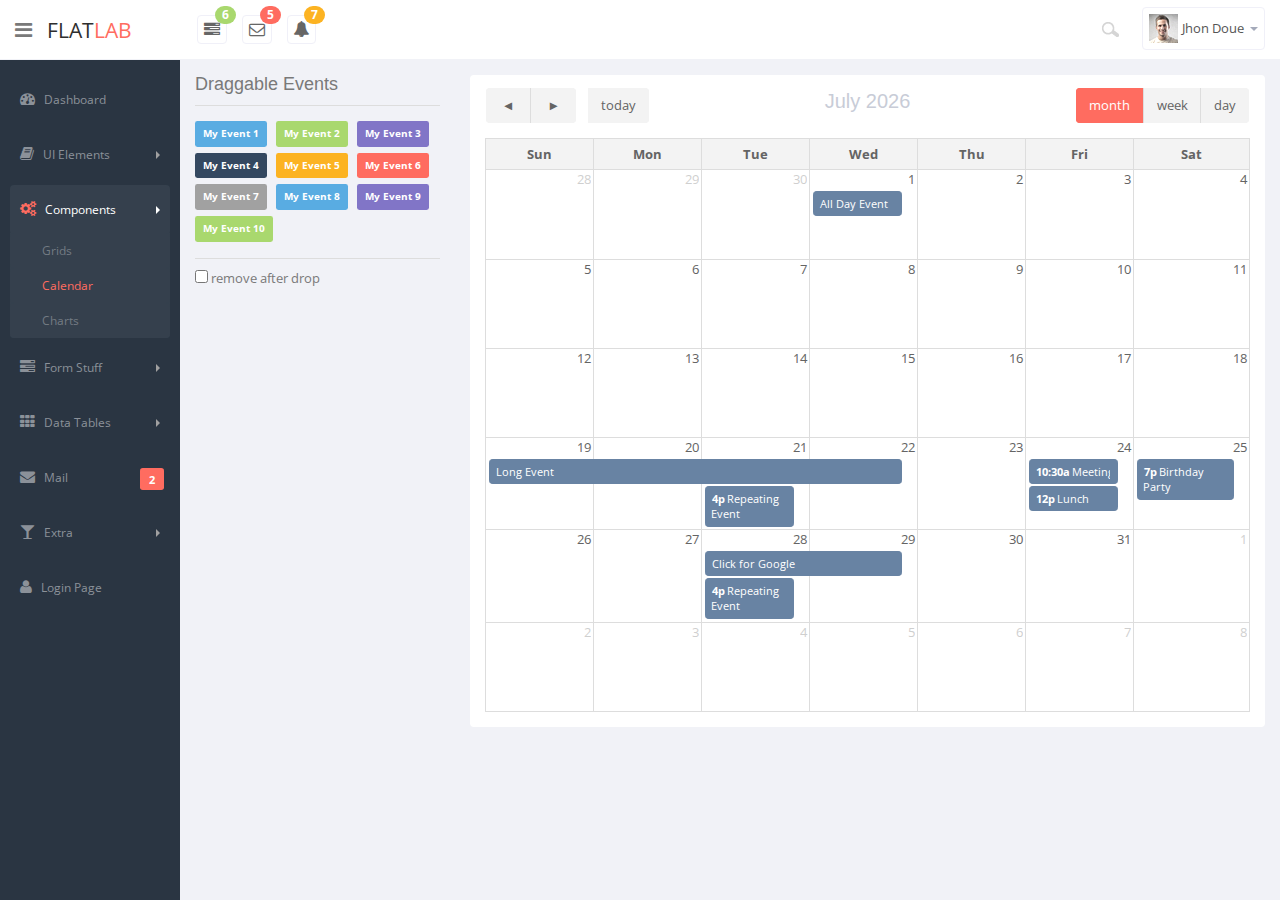
<file: WebRoot/pages/calendar.html>
<!DOCTYPE html>
<html lang="en">
  <head>
    <meta charset="utf-8">
    <meta name="viewport" content="width=device-width, initial-scale=1.0">
    <meta name="description" content="">
    <meta name="author" content="Mosaddek">
    <meta name="keyword" content="FlatLab, Dashboard, Bootstrap, Admin, Template, Theme, Responsive, Fluid, Retina">
    <link rel="shortcut icon" href="img/favicon.html">

    <title>Calendar</title>

    <!-- Bootstrap core CSS -->
    <link href="css/bootstrap.min.css" rel="stylesheet">
    <link href="css/bootstrap-reset.css" rel="stylesheet">
    <!--external css-->
    <link href="assets/font-awesome/css/font-awesome.css" rel="stylesheet" />
    <link href="assets/fullcalendar/fullcalendar/bootstrap-fullcalendar.css" rel="stylesheet" />
    <!-- Custom styles for this template -->
    <link href="css/style.css" rel="stylesheet">
    <link href="css/style-responsive.css" rel="stylesheet" />

    <!-- HTML5 shim and Respond.js IE8 support of HTML5 tooltipss and media queries -->
    <!--[if lt IE 9]>
      <script src="js/html5shiv.js"></script>
      <script src="js/respond.min.js"></script>
    <![endif]-->
  </head>

  <body>

  <section id="container" class="">
      <!--header start-->
      <header class="header white-bg">
          <div class="sidebar-toggle-box">
              <div data-original-title="Toggle Navigation" data-placement="right" class="icon-reorder tooltips"></div>
          </div>
          <!--logo start-->
          <a href="#" class="logo" >Flat<span>lab</span></a>
          <!--logo end-->
          <div class="nav notify-row" id="top_menu">
            <!--  notification start -->
            <ul class="nav top-menu">
              <!-- settings start -->
              <li class="dropdown">
                  <a data-toggle="dropdown" class="dropdown-toggle" href="#">
                      <i class="icon-tasks"></i>
                      <span class="badge bg-success">6</span>
                  </a>
                  <ul class="dropdown-menu extended tasks-bar">
                      <div class="notify-arrow notify-arrow-green"></div>
                      <li>
                          <p class="green">You have 6 pending tasks</p>
                      </li>
                      <li>
                          <a href="#">
                              <div class="task-info">
                                  <div class="desc">Dashboard v1.3</div>
                                  <div class="percent">40%</div>
                              </div>
                              <div class="progress progress-striped">
                                  <div class="progress-bar progress-bar-success" role="progressbar" aria-valuenow="40" aria-valuemin="0" aria-valuemax="100" style="width: 40%">
                                      <span class="sr-only">40% Complete (success)</span>
                                  </div>
                              </div>
                          </a>
                      </li>
                      <li>
                          <a href="#">
                              <div class="task-info">
                                  <div class="desc">Database Update</div>
                                  <div class="percent">60%</div>
                              </div>
                              <div class="progress progress-striped">
                                  <div class="progress-bar progress-bar-warning" role="progressbar" aria-valuenow="60" aria-valuemin="0" aria-valuemax="100" style="width: 60%">
                                      <span class="sr-only">60% Complete (warning)</span>
                                  </div>
                              </div>
                          </a>
                      </li>
                      <li>
                          <a href="#">
                              <div class="task-info">
                                  <div class="desc">Iphone Development</div>
                                  <div class="percent">87%</div>
                              </div>
                              <div class="progress progress-striped">
                                  <div class="progress-bar progress-bar-info" role="progressbar" aria-valuenow="20" aria-valuemin="0" aria-valuemax="100" style="width: 87%">
                                      <span class="sr-only">87% Complete</span>
                                  </div>
                              </div>
                          </a>
                      </li>
                      <li>
                          <a href="#">
                              <div class="task-info">
                                  <div class="desc">Mobile App</div>
                                  <div class="percent">33%</div>
                              </div>
                              <div class="progress progress-striped">
                                  <div class="progress-bar progress-bar-danger" role="progressbar" aria-valuenow="80" aria-valuemin="0" aria-valuemax="100" style="width: 33%">
                                      <span class="sr-only">33% Complete (danger)</span>
                                  </div>
                              </div>
                          </a>
                      </li>
                      <li>
                          <a href="#">
                              <div class="task-info">
                                  <div class="desc">Dashboard v1.3</div>
                                  <div class="percent">45%</div>
                              </div>
                              <div class="progress progress-striped active">
                                  <div class="progress-bar"  role="progressbar" aria-valuenow="45" aria-valuemin="0" aria-valuemax="100" style="width: 45%">
                                      <span class="sr-only">45% Complete</span>
                                  </div>
                              </div>

                          </a>
                      </li>
                      <li class="external">
                          <a href="#">See All Tasks</a>
                      </li>
                  </ul>
              </li>
              <!-- settings end -->
              <!-- inbox dropdown start-->
              <li id="header_inbox_bar" class="dropdown">
                  <a data-toggle="dropdown" class="dropdown-toggle" href="#">
                      <i class="icon-envelope-alt"></i>
                      <span class="badge bg-important">5</span>
                  </a>
                  <ul class="dropdown-menu extended inbox">
                      <div class="notify-arrow notify-arrow-red"></div>
                      <li>
                          <p class="red">You have 5 new messages</p>
                      </li>
                      <li>
                          <a href="#">
                              <span class="photo"><img alt="avatar" src="img/avatar-mini.jpg"></span>
                                    <span class="subject">
                                    <span class="from">Jonathan Smith</span>
                                    <span class="time">Just now</span>
                                    </span>
                                    <span class="message">
                                        Hello, this is an example msg.
                                    </span>
                          </a>
                      </li>
                      <li>
                          <a href="#">
                              <span class="photo"><img alt="avatar" src="img/avatar-mini2.jpg"></span>
                                    <span class="subject">
                                    <span class="from">Jhon Doe</span>
                                    <span class="time">10 mins</span>
                                    </span>
                                    <span class="message">
                                     Hi, Jhon Doe Bhai how are you ?
                                    </span>
                          </a>
                      </li>
                      <li>
                          <a href="#">
                              <span class="photo"><img alt="avatar" src="img/avatar-mini3.jpg"></span>
                                    <span class="subject">
                                    <span class="from">Jason Stathum</span>
                                    <span class="time">3 hrs</span>
                                    </span>
                                    <span class="message">
                                        This is awesome dashboard.
                                    </span>
                          </a>
                      </li>
                      <li>
                          <a href="#">
                              <span class="photo"><img alt="avatar" src="img/avatar-mini4.jpg"></span>
                                    <span class="subject">
                                    <span class="from">Jondi Rose</span>
                                    <span class="time">Just now</span>
                                    </span>
                                    <span class="message">
                                        Hello, this is metrolab
                                    </span>
                          </a>
                      </li>
                      <li>
                          <a href="#">See all messages</a>
                      </li>
                  </ul>
              </li>
              <!-- inbox dropdown end -->
              <!-- notification dropdown start-->
              <li id="header_notification_bar" class="dropdown">
                  <a data-toggle="dropdown" class="dropdown-toggle" href="#">

                      <i class="icon-bell-alt"></i>
                      <span class="badge bg-warning">7</span>
                  </a>
                  <ul class="dropdown-menu extended notification">
                      <div class="notify-arrow notify-arrow-yellow"></div>
                      <li>
                          <p class="yellow">You have 7 new notifications</p>
                      </li>
                      <li>
                          <a href="#">
                              <span class="label label-danger"><i class="icon-bolt"></i></span>
                              Server #3 overloaded.
                              <span class="small italic">34 mins</span>
                          </a>
                      </li>
                      <li>
                          <a href="#">
                              <span class="label label-warning"><i class="icon-bell"></i></span>
                              Server #10 not respoding.
                              <span class="small italic">1 Hours</span>
                          </a>
                      </li>
                      <li>
                          <a href="#">
                              <span class="label label-danger"><i class="icon-bolt"></i></span>
                              Database overloaded 24%.
                              <span class="small italic">4 hrs</span>
                          </a>
                      </li>
                      <li>
                          <a href="#">
                              <span class="label label-success"><i class="icon-plus"></i></span>
                              New user registered.
                              <span class="small italic">Just now</span>
                          </a>
                      </li>
                      <li>
                          <a href="#">
                              <span class="label label-info"><i class="icon-bullhorn"></i></span>
                              Application error.
                              <span class="small italic">10 mins</span>
                          </a>
                      </li>
                      <li>
                          <a href="#">See all notifications</a>
                      </li>
                  </ul>
              </li>
              <!-- notification dropdown end -->
          </ul>
          </div>
          <div class="top-nav ">
              <ul class="nav pull-right top-menu">
                  <li>
                      <input type="text" class="form-control search" placeholder="Search">
                  </li>
                  <!-- user login dropdown start-->
                  <li class="dropdown">
                      <a data-toggle="dropdown" class="dropdown-toggle" href="#">
                          <img alt="" src="img/avatar1_small.jpg">
                          <span class="username">Jhon Doue</span>
                          <b class="caret"></b>
                      </a>
                      <ul class="dropdown-menu extended logout">
                          <div class="log-arrow-up"></div>
                          <li><a href="#"><i class=" icon-suitcase"></i>Profile</a></li>
                          <li><a href="#"><i class="icon-cog"></i> Settings</a></li>
                          <li><a href="#"><i class="icon-bell-alt"></i> Notification</a></li>
                          <li><a href="login.html"><i class="icon-key"></i> Log Out</a></li>
                      </ul>
                  </li>
                  <!-- user login dropdown end -->
              </ul>
          </div>
      </header>
      <!--header end-->
      <!--sidebar start-->
      <aside>
          <div id="sidebar"  class="nav-collapse ">
              <!-- sidebar menu start-->
              <ul class="sidebar-menu">
                  <li class="">
                      <a class="" href="index.html">
                          <i class="icon-dashboard"></i>
                          <span>Dashboard</span>
                      </a>
                  </li>
                  <li class="sub-menu">
                      <a href="javascript:;" class="">
                          <i class="icon-book"></i>
                          <span>UI Elements</span>
                          <span class="arrow"></span>
                      </a>
                      <ul class="sub">
                          <li><a class="" href="general.html">General</a></li>
                          <li><a class="" href="buttons.html">Buttons</a></li>
                          <li><a class="" href="widget.html">Widget</a></li>
                          <li><a class="" href="slider.html">Slider</a></li>
                          <li><a class="" href="font_awesome.html">Font Awesome</a></li>
                      </ul>
                  </li>
                  <li class="sub-menu active">
                      <a href="javascript:;" class="">
                          <i class="icon-cogs"></i>
                          <span>Components</span>
                          <span class="arrow"></span>
                      </a>
                      <ul class="sub">
                          <li><a class="" href="grids.html">Grids</a></li>
                          <li class="active"><a class="" href="calendar.html">Calendar</a></li>
                          <li><a class="" href="charts.html">Charts</a></li>
                      </ul>
                  </li>
                  <li class="sub-menu">
                      <a href="javascript:;" class="">
                          <i class="icon-tasks"></i>
                          <span>Form Stuff</span>
                          <span class="arrow"></span>
                      </a>
                      <ul class="sub">
                          <li><a class="" href="form_component.html">Form Components</a></li>
                          <li><a class="" href="form_wizard.html">Form Wizard</a></li>
                          <li><a class="" href="form_validation.html">Form Validation</a></li>
                      </ul>
                  </li>
                  <li class="sub-menu">
                      <a href="javascript:;" class="">
                          <i class="icon-th"></i>
                          <span>Data Tables</span>
                          <span class="arrow"></span>
                      </a>
                      <ul class="sub">
                          <li><a class="" href="basic_table.html">Basic Table</a></li>
                          <li><a class="" href="dynamic_table.html">Dynamic Table</a></li>
                      </ul>
                  </li>
                  <li>
                      <a class="" href="inbox.html">
                          <i class="icon-envelope"></i>
                          <span>Mail </span>
                          <span class="label label-danger pull-right mail-info">2</span>
                      </a>
                  </li>
                  <li class="sub-menu">
                      <a href="javascript:;" class="">
                          <i class="icon-glass"></i>
                          <span>Extra</span>
                          <span class="arrow"></span>
                      </a>
                      <ul class="sub">
                          <li><a class="" href="blank.html">Blank Page</a></li>
                          <li><a class="" href="profile.html">Profile</a></li>
                          <li><a class="" href="invoice.html">Invoice</a></li>
                          <li><a class="" href="404.html">404 Error</a></li>
                          <li><a class="" href="500.html">500 Error</a></li>
                      </ul>
                  </li>
                  <li>
                      <a class="" href="login.html">
                          <i class="icon-user"></i>
                          <span>Login Page</span>
                      </a>
                  </li>
              </ul>
              <!-- sidebar menu end-->
          </div>
      </aside>
      <!--sidebar end-->
      <!--main content start-->
      <section id="main-content">
          <section class="wrapper">
              <!-- page start-->
              <div class="row">
                  <aside class="col-lg-3">
                      <h4 class="drg-event-title"> Draggable Events</h4>
                      <div id='external-events'>
                          <div class='external-event label label-primary'>My Event 1</div>
                          <div class='external-event label label-success'>My Event 2</div>
                          <div class='external-event label label-info'>My Event 3</div>
                          <div class='external-event label label-inverse'>My Event 4</div>
                          <div class='external-event label label-warning'>My Event 5</div>
                          <div class='external-event label label-danger'>My Event 6</div>
                          <div class='external-event label label-default'>My Event 7</div>
                          <div class='external-event label label-primary'>My Event 8</div>
                          <div class='external-event label label-info'>My Event 9</div>
                          <div class='external-event label label-success'>My Event 10</div>
                          <p class="border-top drp-rmv">
                              <input type='checkbox' id='drop-remove' />
                              remove after drop
                          </p>
                      </div>
                  </aside>
                  <aside class="col-lg-9">
                      <section class="panel">
                          <div class="panel-body">
                              <div id="calendar" class="has-toolbar"></div>
                          </div>
                      </section>
                  </aside>
              </div>
              <!-- page end-->
          </section>
      </section>
      <!--main content end-->
  </section>

    <!-- js placed at the end of the document so the pages load faster -->
    <script src="js/jquery.js"></script>
  <script type="text/javascript" src="js/jquery-ui-1.9.2.custom.min.js"></script>
  <script src="assets/fullcalendar/fullcalendar/fullcalendar.min.js"></script>
  <script src="js/bootstrap.min.js"></script>
  <script src="js/jquery.scrollTo.min.js"></script>
  <script src="js/jquery.nicescroll.js" type="text/javascript"></script>

    <!--common script for all pages-->
    <script src="js/common-scripts.js"></script>

    <!--script for this page only-->
    <script src="js/external-dragging-calendar.js"></script>

  </body>
</html>
</file>
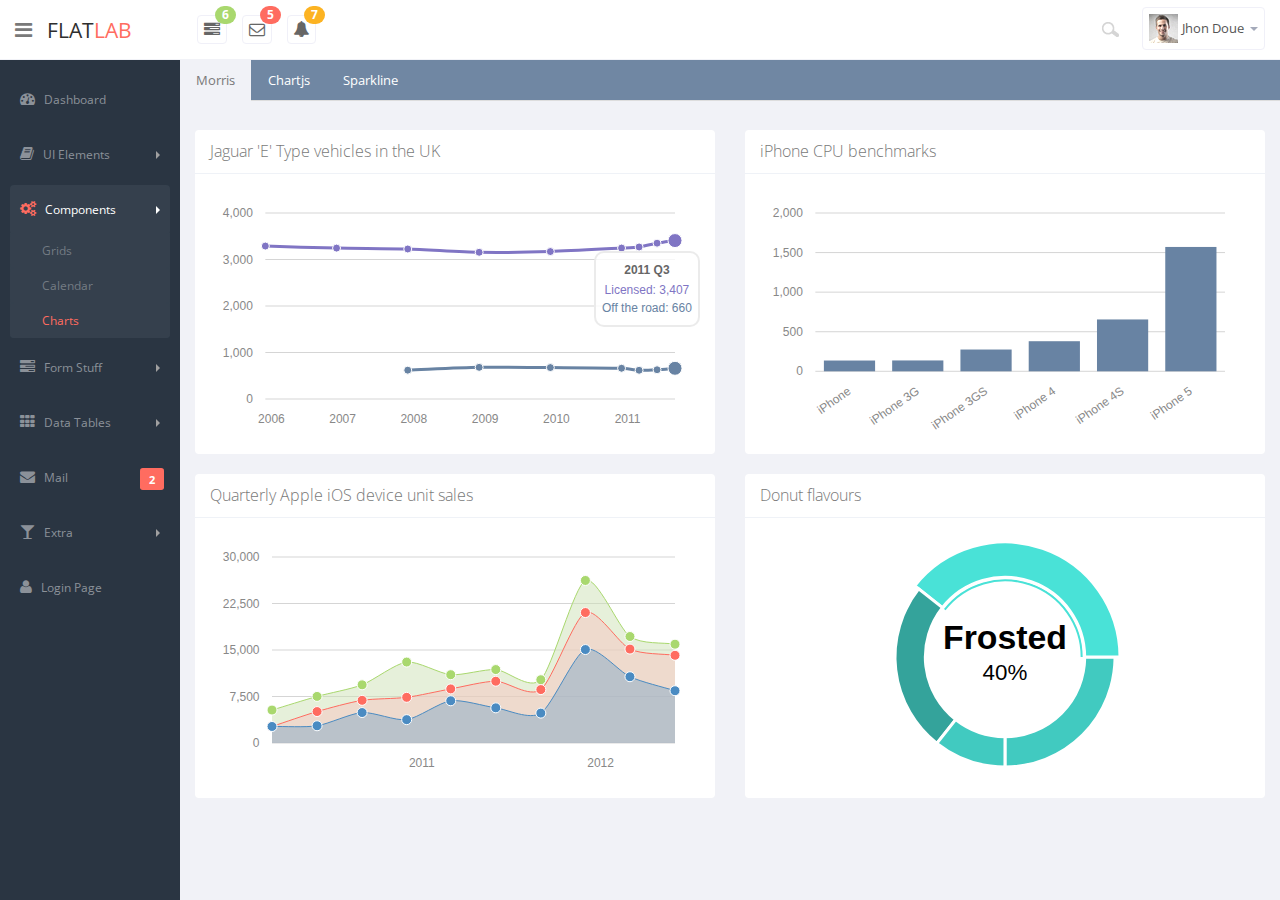
<file: WebRoot/pages/charts.html>
<!DOCTYPE html>
<html lang="en">
  <head>
    <meta charset="utf-8">
    <meta name="viewport" content="width=device-width, initial-scale=1.0">
    <meta name="description" content="">
    <meta name="author" content="Mosaddek">
    <meta name="keyword" content="FlatLab, Dashboard, Bootstrap, Admin, Template, Theme, Responsive, Fluid, Retina">
    <link rel="shortcut icon" href="img/favicon.html">

    <title>Chart</title>

    <!-- Bootstrap core CSS -->
    <link href="css/bootstrap.min.css" rel="stylesheet">
    <link href="css/bootstrap-reset.css" rel="stylesheet">
    <!--external css-->
    <link href="assets/font-awesome/css/font-awesome.css" rel="stylesheet" />
    <link href="assets/morris.js-0.4.3/morris.css" rel="stylesheet" />
    <!-- Custom styles for this template -->
    <link href="css/style.css" rel="stylesheet">
    <link href="css/style-responsive.css" rel="stylesheet" />

    <!-- HTML5 shim and Respond.js IE8 support of HTML5 tooltipss and media queries -->
    <!--[if lt IE 9]>
      <script src="js/html5shiv.js"></script>
      <script src="js/respond.min.js"></script>
    <![endif]-->
  </head>

  <body>

  <section id="container" class="">
      <!--header start-->
      <header class="header white-bg">
          <div class="sidebar-toggle-box">
              <div data-original-title="Toggle Navigation" data-placement="right" class="icon-reorder tooltips"></div>
          </div>
          <!--logo start-->
          <a href="#" class="logo" >Flat<span>lab</span></a>
          <!--logo end-->
          <div class="nav notify-row" id="top_menu">
            <!--  notification start -->
            <ul class="nav top-menu">
              <!-- settings start -->
              <li class="dropdown">
                  <a data-toggle="dropdown" class="dropdown-toggle" href="#">
                      <i class="icon-tasks"></i>
                      <span class="badge bg-success">6</span>
                  </a>
                  <ul class="dropdown-menu extended tasks-bar">
                      <div class="notify-arrow notify-arrow-green"></div>
                      <li>
                          <p class="green">You have 6 pending tasks</p>
                      </li>
                      <li>
                          <a href="#">
                              <div class="task-info">
                                  <div class="desc">Dashboard v1.3</div>
                                  <div class="percent">40%</div>
                              </div>
                              <div class="progress progress-striped">
                                  <div class="progress-bar progress-bar-success" role="progressbar" aria-valuenow="40" aria-valuemin="0" aria-valuemax="100" style="width: 40%">
                                      <span class="sr-only">40% Complete (success)</span>
                                  </div>
                              </div>
                          </a>
                      </li>
                      <li>
                          <a href="#">
                              <div class="task-info">
                                  <div class="desc">Database Update</div>
                                  <div class="percent">60%</div>
                              </div>
                              <div class="progress progress-striped">
                                  <div class="progress-bar progress-bar-warning" role="progressbar" aria-valuenow="60" aria-valuemin="0" aria-valuemax="100" style="width: 60%">
                                      <span class="sr-only">60% Complete (warning)</span>
                                  </div>
                              </div>
                          </a>
                      </li>
                      <li>
                          <a href="#">
                              <div class="task-info">
                                  <div class="desc">Iphone Development</div>
                                  <div class="percent">87%</div>
                              </div>
                              <div class="progress progress-striped">
                                  <div class="progress-bar progress-bar-info" role="progressbar" aria-valuenow="20" aria-valuemin="0" aria-valuemax="100" style="width: 87%">
                                      <span class="sr-only">87% Complete</span>
                                  </div>
                              </div>
                          </a>
                      </li>
                      <li>
                          <a href="#">
                              <div class="task-info">
                                  <div class="desc">Mobile App</div>
                                  <div class="percent">33%</div>
                              </div>
                              <div class="progress progress-striped">
                                  <div class="progress-bar progress-bar-danger" role="progressbar" aria-valuenow="80" aria-valuemin="0" aria-valuemax="100" style="width: 33%">
                                      <span class="sr-only">33% Complete (danger)</span>
                                  </div>
                              </div>
                          </a>
                      </li>
                      <li>
                          <a href="#">
                              <div class="task-info">
                                  <div class="desc">Dashboard v1.3</div>
                                  <div class="percent">45%</div>
                              </div>
                              <div class="progress progress-striped active">
                                  <div class="progress-bar"  role="progressbar" aria-valuenow="45" aria-valuemin="0" aria-valuemax="100" style="width: 45%">
                                      <span class="sr-only">45% Complete</span>
                                  </div>
                              </div>

                          </a>
                      </li>
                      <li class="external">
                          <a href="#">See All Tasks</a>
                      </li>
                  </ul>
              </li>
              <!-- settings end -->
              <!-- inbox dropdown start-->
              <li id="header_inbox_bar" class="dropdown">
                  <a data-toggle="dropdown" class="dropdown-toggle" href="#">
                      <i class="icon-envelope-alt"></i>
                      <span class="badge bg-important">5</span>
                  </a>
                  <ul class="dropdown-menu extended inbox">
                      <div class="notify-arrow notify-arrow-red"></div>
                      <li>
                          <p class="red">You have 5 new messages</p>
                      </li>
                      <li>
                          <a href="#">
                              <span class="photo"><img alt="avatar" src="img/avatar-mini.jpg"></span>
                                    <span class="subject">
                                    <span class="from">Jonathan Smith</span>
                                    <span class="time">Just now</span>
                                    </span>
                                    <span class="message">
                                        Hello, this is an example msg.
                                    </span>
                          </a>
                      </li>
                      <li>
                          <a href="#">
                              <span class="photo"><img alt="avatar" src="img/avatar-mini2.jpg"></span>
                                    <span class="subject">
                                    <span class="from">Jhon Doe</span>
                                    <span class="time">10 mins</span>
                                    </span>
                                    <span class="message">
                                     Hi, Jhon Doe Bhai how are you ?
                                    </span>
                          </a>
                      </li>
                      <li>
                          <a href="#">
                              <span class="photo"><img alt="avatar" src="img/avatar-mini3.jpg"></span>
                                    <span class="subject">
                                    <span class="from">Jason Stathum</span>
                                    <span class="time">3 hrs</span>
                                    </span>
                                    <span class="message">
                                        This is awesome dashboard.
                                    </span>
                          </a>
                      </li>
                      <li>
                          <a href="#">
                              <span class="photo"><img alt="avatar" src="img/avatar-mini4.jpg"></span>
                                    <span class="subject">
                                    <span class="from">Jondi Rose</span>
                                    <span class="time">Just now</span>
                                    </span>
                                    <span class="message">
                                        Hello, this is metrolab
                                    </span>
                          </a>
                      </li>
                      <li>
                          <a href="#">See all messages</a>
                      </li>
                  </ul>
              </li>
              <!-- inbox dropdown end -->
              <!-- notification dropdown start-->
              <li id="header_notification_bar" class="dropdown">
                  <a data-toggle="dropdown" class="dropdown-toggle" href="#">

                      <i class="icon-bell-alt"></i>
                      <span class="badge bg-warning">7</span>
                  </a>
                  <ul class="dropdown-menu extended notification">
                      <div class="notify-arrow notify-arrow-yellow"></div>
                      <li>
                          <p class="yellow">You have 7 new notifications</p>
                      </li>
                      <li>
                          <a href="#">
                              <span class="label label-danger"><i class="icon-bolt"></i></span>
                              Server #3 overloaded.
                              <span class="small italic">34 mins</span>
                          </a>
                      </li>
                      <li>
                          <a href="#">
                              <span class="label label-warning"><i class="icon-bell"></i></span>
                              Server #10 not respoding.
                              <span class="small italic">1 Hours</span>
                          </a>
                      </li>
                      <li>
                          <a href="#">
                              <span class="label label-danger"><i class="icon-bolt"></i></span>
                              Database overloaded 24%.
                              <span class="small italic">4 hrs</span>
                          </a>
                      </li>
                      <li>
                          <a href="#">
                              <span class="label label-success"><i class="icon-plus"></i></span>
                              New user registered.
                              <span class="small italic">Just now</span>
                          </a>
                      </li>
                      <li>
                          <a href="#">
                              <span class="label label-info"><i class="icon-bullhorn"></i></span>
                              Application error.
                              <span class="small italic">10 mins</span>
                          </a>
                      </li>
                      <li>
                          <a href="#">See all notifications</a>
                      </li>
                  </ul>
              </li>
              <!-- notification dropdown end -->
          </ul>
          </div>
          <div class="top-nav ">
              <ul class="nav pull-right top-menu">
                  <li>
                      <input type="text" class="form-control search" placeholder="Search">
                  </li>
                  <!-- user login dropdown start-->
                  <li class="dropdown">
                      <a data-toggle="dropdown" class="dropdown-toggle" href="#">
                          <img alt="" src="img/avatar1_small.jpg">
                          <span class="username">Jhon Doue</span>
                          <b class="caret"></b>
                      </a>
                      <ul class="dropdown-menu extended logout">
                          <div class="log-arrow-up"></div>
                          <li><a href="#"><i class=" icon-suitcase"></i>Profile</a></li>
                          <li><a href="#"><i class="icon-cog"></i> Settings</a></li>
                          <li><a href="#"><i class="icon-bell-alt"></i> Notification</a></li>
                          <li><a href="login.html"><i class="icon-key"></i> Log Out</a></li>
                      </ul>
                  </li>
                  <!-- user login dropdown end -->
              </ul>
          </div>
      </header>
      <!--header end-->
      <!--sidebar start-->
      <aside>
          <div id="sidebar"  class="nav-collapse ">
              <!-- sidebar menu start-->
              <ul class="sidebar-menu">
                  <li class="">
                      <a class="" href="index.html">
                          <i class="icon-dashboard"></i>
                          <span>Dashboard</span>
                      </a>
                  </li>
                  <li class="sub-menu">
                      <a href="javascript:;" class="">
                          <i class="icon-book"></i>
                          <span>UI Elements</span>
                          <span class="arrow"></span>
                      </a>
                      <ul class="sub">
                          <li><a class="" href="general.html">General</a></li>
                          <li><a class="" href="buttons.html">Buttons</a></li>
                          <li><a class="" href="widget.html">Widget</a></li>
                          <li><a class="" href="slider.html">Slider</a></li>
                          <li><a class="" href="font_awesome.html">Font Awesome</a></li>
                      </ul>
                  </li>
                  <li class="sub-menu active">
                      <a href="javascript:;" class="">
                          <i class="icon-cogs"></i>
                          <span>Components</span>
                          <span class="arrow"></span>
                      </a>
                      <ul class="sub">
                          <li><a class="" href="grids.html">Grids</a></li>
                          <li><a class="" href="calendar.html">Calendar</a></li>
                          <li class="active"><a class="" href="charts.html">Charts</a></li>
                      </ul>
                  </li>
                  <li class="sub-menu">
                      <a href="javascript:;" class="">
                          <i class="icon-tasks"></i>
                          <span>Form Stuff</span>
                          <span class="arrow"></span>
                      </a>
                      <ul class="sub">
                          <li><a class="" href="form_component.html">Form Components</a></li>
                          <li><a class="" href="form_wizard.html">Form Wizard</a></li>
                          <li><a class="" href="form_validation.html">Form Validation</a></li>
                      </ul>
                  </li>
                  <li class="sub-menu">
                      <a href="javascript:;" class="">
                          <i class="icon-th"></i>
                          <span>Data Tables</span>
                          <span class="arrow"></span>
                      </a>
                      <ul class="sub">
                          <li><a class="" href="basic_table.html">Basic Table</a></li>
                          <li><a class="" href="dynamic_table.html">Dynamic Table</a></li>
                      </ul>
                  </li>
                  <li>
                      <a class="" href="inbox.html">
                          <i class="icon-envelope"></i>
                          <span>Mail </span>
                          <span class="label label-danger pull-right mail-info">2</span>
                      </a>
                  </li>
                  <li class="sub-menu">
                      <a href="javascript:;" class="">
                          <i class="icon-glass"></i>
                          <span>Extra</span>
                          <span class="arrow"></span>
                      </a>
                      <ul class="sub">
                          <li><a class="" href="blank.html">Blank Page</a></li>
                          <li><a class="" href="profile.html">Profile</a></li>
                          <li><a class="" href="invoice.html">Invoice</a></li>
                          <li><a class="" href="404.html">404 Error</a></li>
                          <li><a class="" href="500.html">500 Error</a></li>
                      </ul>
                  </li>
                  <li>
                      <a class="" href="login.html">
                          <i class="icon-user"></i>
                          <span>Login Page</span>
                      </a>
                  </li>
              </ul>
              <!-- sidebar menu end-->
          </div>
      </aside>
      <!--sidebar end-->
      <!--main content start-->
      <section id="main-content">
          <header class="tab-head">
              <ul class="nav nav-tabs">

                  <li class="active">
                      <a data-toggle="tab" href="#morris">Morris</a>
                  </li>

                  <li class="">
                      <a data-toggle="tab" href="#chartjs">Chartjs</a>
                  </li>

                  <li class="">
                      <a data-toggle="tab" href="#sparkline">Sparkline</a>
                  </li>
              </ul>
          </header>
          <section class="wrapper tab-container">
              <!-- page start-->
              <div class="tab-content">
                  <div class="tab-pane active" id="morris">
                      <div class="row">
                          <div class="col-lg-6">
                              <section class="panel">
                                  <header class="panel-heading">
                                      Jaguar 'E' Type vehicles in the UK
                                  </header>
                                  <div class="panel-body">
                                      <div id="hero-graph" class="graph"></div>
                                  </div>
                              </section>
                          </div>
                          <div class="col-lg-6">
                              <section class="panel">
                                  <header class="panel-heading">
                                      iPhone CPU benchmarks
                                  </header>
                                  <div class="panel-body">
                                      <div id="hero-bar" class="graph"></div>
                                  </div>
                              </section>
                          </div>
                      </div>
                      <div class="row">
                          <div class="col-lg-6">
                              <section class="panel">
                                  <header class="panel-heading">
                                      Quarterly Apple iOS device unit sales
                                  </header>
                                  <div class="panel-body">
                                      <div id="hero-area" class="graph"></div>
                                  </div>
                              </section>
                          </div>
                          <div class="col-lg-6">
                              <section class="panel">
                                  <header class="panel-heading">
                                      Donut flavours
                                  </header>
                                  <div class="panel-body">
                                      <div id="hero-donut" class="graph"></div>
                                  </div>
                              </section>
                          </div>
                      </div>
                  </div>

                  <div class="tab-pane" id="chartjs">
                      <div class="row">
                          <div class="col-lg-6">
                              <section class="panel">
                                  <header class="panel-heading">
                                      Doughnut
                                  </header>
                                  <div class="panel-body text-center">
                                      <canvas id="doughnut" height="300" width="400"></canvas>
                                  </div>
                              </section>
                          </div>
                          <div class="col-lg-6">
                              <section class="panel">
                                  <header class="panel-heading">
                                      Line
                                  </header>
                                  <div class="panel-body text-center">
                                      <canvas id="line" height="300" width="450"></canvas>
                                  </div>
                              </section>
                          </div>
                      </div>
                      <div class="row">
                          <div class="col-lg-6">
                              <section class="panel">
                                  <header class="panel-heading">
                                      Radar
                                  </header>
                                  <div class="panel-body text-center">
                                      <canvas id="radar" height="300" width="400"></canvas>
                                  </div>
                              </section>
                          </div>
                          <div class="col-lg-6">
                              <section class="panel">
                                  <header class="panel-heading">
                                      Polar Area
                                  </header>
                                  <div class="panel-body text-center">
                                      <canvas id="polarArea" height="300" width="400"></canvas>
                                  </div>
                              </section>
                          </div>
                      </div>
                      <div class="row">
                          <div class="col-lg-6">
                              <section class="panel">
                                  <header class="panel-heading">
                                      Bar
                                  </header>
                                  <div class="panel-body text-center">
                                      <canvas id="bar" height="300" width="500"></canvas>
                                  </div>
                              </section>
                          </div>
                          <div class="col-lg-6">
                              <section class="panel">
                                  <header class="panel-heading">
                                      Pie
                                  </header>
                                  <div class="panel-body text-center">
                                      <canvas id="pie" height="300" width="400"></canvas>
                                  </div>
                              </section>
                          </div>
                      </div>
                  </div>

                  <div class="tab-pane" id="sparkline">
                      <div class="row">
                          <div class="col-lg-4">
                              <!--total earning start-->
                              <div class="panel green-chart">
                                  <div class="panel-body">
                                      <div class="chart">
                                          <div class="heading">
                                              <span>June</span>
                                              <strong>23 Days | 65%</strong>
                                          </div>
                                          <div id="barchart"></div>
                                      </div>
                                  </div>
                                  <div class="chart-tittle">
                                      <span class="title">Total Earning</span>
                                      <span class="value">$, 76,54,678</span>
                                  </div>
                              </div>
                              <!--total earning end-->
                          </div>
                          <div class="col-lg-4">
                              <!--new earning start-->
                              <div class="panel terques-chart">
                                  <div class="panel-body chart-texture">
                                      <div class="chart">
                                          <div class="heading">
                                              <span>Friday</span>
                                              <strong>$ 57,00 | 15%</strong>
                                          </div>
                                          <div class="sparkline" data-type="line" data-resize="true" data-height="75" data-width="300%" data-line-width="1" data-line-color="#fff" data-spot-color="#fff" data-fill-color="" data-highlight-line-color="#fff" data-spot-radius="4" data-data="[200,135,667,333,526,996,564]"></div>
                                      </div>
                                  </div>
                                  <div class="chart-tittle">
                                      <span class="title">New Earning</span>
                                      <span class="value">
                                          <a href="#" class="active">Market</a>
                                          |
                                          <a href="#">Referal</a>
                                          |
                                          <a href="#">Online</a>
                                      </span>
                                  </div>
                              </div>
                              <!--new earning end-->
                          </div>
                          <div class="col-lg-4">
                              <section class="panel">
                                  <header class="panel-heading">
                                      Pie
                                  </header>
                                  <div class="panel-body text-center">
                                      <div class="inline-block">
                                          <div id="pie-chart2" style="width: 150px; height: 128px" ></div>
                                      </div>
                                  </div>
                              </section>
                          </div>
                      </div>
                  </div>

              </div>
              <!-- page end-->
          </section>
      </section>
      <!--main content end-->
  </section>

    <!-- js placed at the end of the document so the pages load faster -->
    <script src="js/jquery.js"></script>
    <script src="js/jquery-1.8.3.min.js"></script>
    <script src="js/bootstrap.min.js"></script>
    <script src="js/jquery.scrollTo.min.js"></script>
    <script src="js/jquery.nicescroll.js" type="text/javascript"></script>
    <script src="assets/morris.js-0.4.3/morris.min.js" type="text/javascript"></script>
    <script src="assets/morris.js-0.4.3/raphael-min.js" type="text/javascript"></script>
    <script src="assets/chart-master/Chart.js"></script>
    <script src="js/jquery.sparkline.js" type="text/javascript"></script>


    <!--common script for all pages-->
    <script src="js/common-scripts.js"></script>

    <!-- script for this page only-->
    <script src="js/morris-script.js"></script>
    <script src="js/all-chartjs.js"></script>
    <script src="js/sparkline-chart.js"></script>




  </body>
</html>
</file>
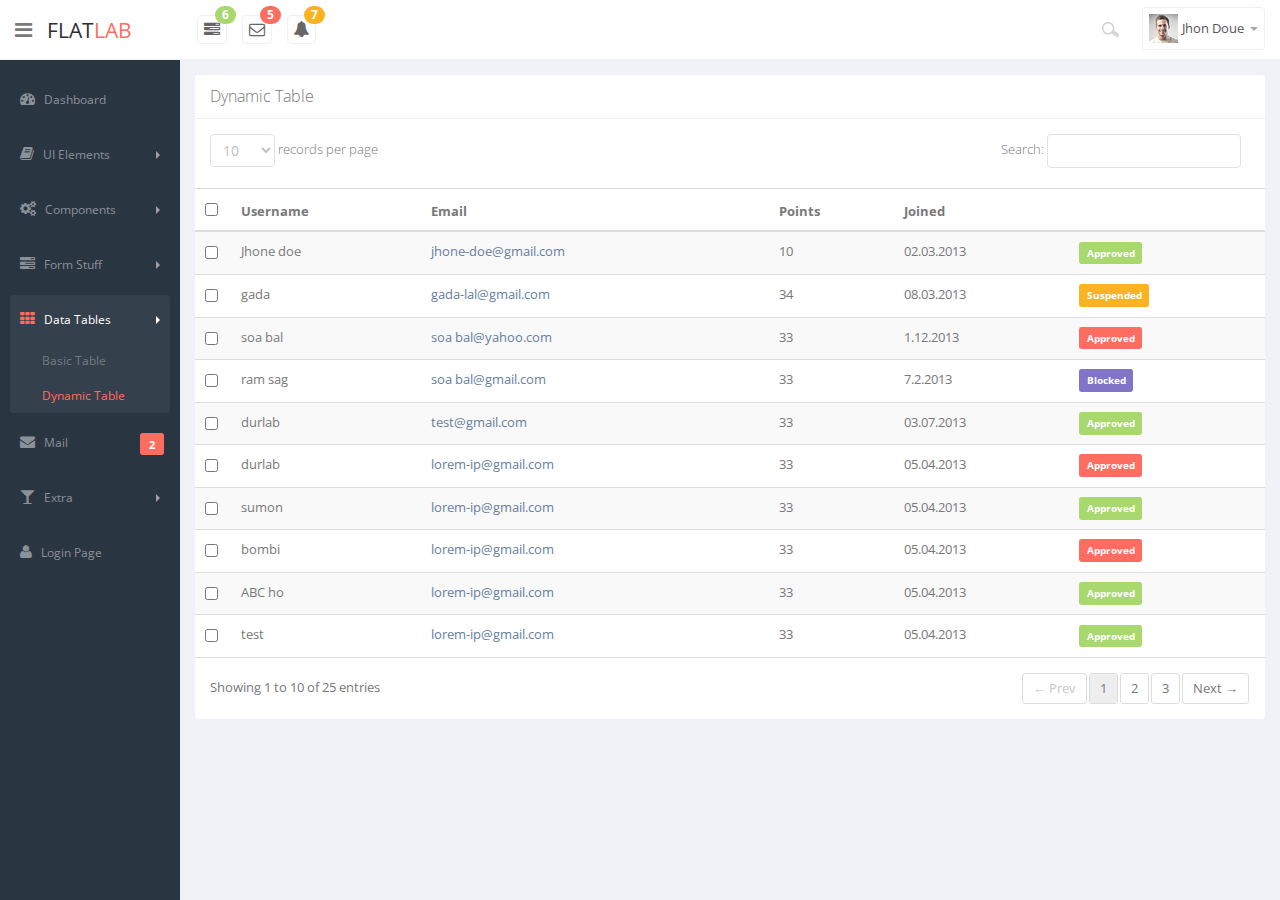
<file: WebRoot/pages/dynamic_table.html>
<!DOCTYPE html>
<html lang="en">
  <head>
    <meta charset="utf-8">
    <meta name="viewport" content="width=device-width, initial-scale=1.0">
    <meta name="description" content="">
    <meta name="author" content="Mosaddek">
    <meta name="keyword" content="FlatLab, Dashboard, Bootstrap, Admin, Template, Theme, Responsive, Fluid, Retina">
    <link rel="shortcut icon" href="img/favicon.html">

    <title>Dynamic Table</title>

    <!-- Bootstrap core CSS -->
    <link href="css/bootstrap.min.css" rel="stylesheet">
    <link href="css/bootstrap-reset.css" rel="stylesheet">
    <!--external css-->
    <link href="assets/font-awesome/css/font-awesome.css" rel="stylesheet" />
    <!-- Custom styles for this template -->
    <link href="css/style.css" rel="stylesheet">
    <link href="css/style-responsive.css" rel="stylesheet" />

    <!-- HTML5 shim and Respond.js IE8 support of HTML5 tooltipss and media queries -->
    <!--[if lt IE 9]>
      <script src="js/html5shiv.js"></script>
      <script src="js/respond.min.js"></script>
    <![endif]-->
  </head>

  <body>

  <section id="container" class="">
      <!--header start-->
      <header class="header white-bg">
          <div class="sidebar-toggle-box">
              <div data-original-title="Toggle Navigation" data-placement="right" class="icon-reorder tooltips"></div>
          </div>
          <!--logo start-->
          <a href="#" class="logo" >Flat<span>lab</span></a>
          <!--logo end-->
          <div class="nav notify-row" id="top_menu">
            <!--  notification start -->
            <ul class="nav top-menu">
              <!-- settings start -->
              <li class="dropdown">
                  <a data-toggle="dropdown" class="dropdown-toggle" href="#">
                      <i class="icon-tasks"></i>
                      <span class="badge bg-success">6</span>
                  </a>
                  <ul class="dropdown-menu extended tasks-bar">
                      <div class="notify-arrow notify-arrow-green"></div>
                      <li>
                          <p class="green">You have 6 pending tasks</p>
                      </li>
                      <li>
                          <a href="#">
                              <div class="task-info">
                                  <div class="desc">Dashboard v1.3</div>
                                  <div class="percent">40%</div>
                              </div>
                              <div class="progress progress-striped">
                                  <div class="progress-bar progress-bar-success" role="progressbar" aria-valuenow="40" aria-valuemin="0" aria-valuemax="100" style="width: 40%">
                                      <span class="sr-only">40% Complete (success)</span>
                                  </div>
                              </div>
                          </a>
                      </li>
                      <li>
                          <a href="#">
                              <div class="task-info">
                                  <div class="desc">Database Update</div>
                                  <div class="percent">60%</div>
                              </div>
                              <div class="progress progress-striped">
                                  <div class="progress-bar progress-bar-warning" role="progressbar" aria-valuenow="60" aria-valuemin="0" aria-valuemax="100" style="width: 60%">
                                      <span class="sr-only">60% Complete (warning)</span>
                                  </div>
                              </div>
                          </a>
                      </li>
                      <li>
                          <a href="#">
                              <div class="task-info">
                                  <div class="desc">Iphone Development</div>
                                  <div class="percent">87%</div>
                              </div>
                              <div class="progress progress-striped">
                                  <div class="progress-bar progress-bar-info" role="progressbar" aria-valuenow="20" aria-valuemin="0" aria-valuemax="100" style="width: 87%">
                                      <span class="sr-only">87% Complete</span>
                                  </div>
                              </div>
                          </a>
                      </li>
                      <li>
                          <a href="#">
                              <div class="task-info">
                                  <div class="desc">Mobile App</div>
                                  <div class="percent">33%</div>
                              </div>
                              <div class="progress progress-striped">
                                  <div class="progress-bar progress-bar-danger" role="progressbar" aria-valuenow="80" aria-valuemin="0" aria-valuemax="100" style="width: 33%">
                                      <span class="sr-only">33% Complete (danger)</span>
                                  </div>
                              </div>
                          </a>
                      </li>
                      <li>
                          <a href="#">
                              <div class="task-info">
                                  <div class="desc">Dashboard v1.3</div>
                                  <div class="percent">45%</div>
                              </div>
                              <div class="progress progress-striped active">
                                  <div class="progress-bar"  role="progressbar" aria-valuenow="45" aria-valuemin="0" aria-valuemax="100" style="width: 45%">
                                      <span class="sr-only">45% Complete</span>
                                  </div>
                              </div>

                          </a>
                      </li>
                      <li class="external">
                          <a href="#">See All Tasks</a>
                      </li>
                  </ul>
              </li>
              <!-- settings end -->
              <!-- inbox dropdown start-->
              <li id="header_inbox_bar" class="dropdown">
                  <a data-toggle="dropdown" class="dropdown-toggle" href="#">
                      <i class="icon-envelope-alt"></i>
                      <span class="badge bg-important">5</span>
                  </a>
                  <ul class="dropdown-menu extended inbox">
                      <div class="notify-arrow notify-arrow-red"></div>
                      <li>
                          <p class="red">You have 5 new messages</p>
                      </li>
                      <li>
                          <a href="#">
                              <span class="photo"><img alt="avatar" src="img/avatar-mini.jpg"></span>
                                    <span class="subject">
                                    <span class="from">Jonathan Smith</span>
                                    <span class="time">Just now</span>
                                    </span>
                                    <span class="message">
                                        Hello, this is an example msg.
                                    </span>
                          </a>
                      </li>
                      <li>
                          <a href="#">
                              <span class="photo"><img alt="avatar" src="img/avatar-mini2.jpg"></span>
                                    <span class="subject">
                                    <span class="from">Jhon Doe</span>
                                    <span class="time">10 mins</span>
                                    </span>
                                    <span class="message">
                                     Hi, Jhon Doe Bhai how are you ?
                                    </span>
                          </a>
                      </li>
                      <li>
                          <a href="#">
                              <span class="photo"><img alt="avatar" src="img/avatar-mini3.jpg"></span>
                                    <span class="subject">
                                    <span class="from">Jason Stathum</span>
                                    <span class="time">3 hrs</span>
                                    </span>
                                    <span class="message">
                                        This is awesome dashboard.
                                    </span>
                          </a>
                      </li>
                      <li>
                          <a href="#">
                              <span class="photo"><img alt="avatar" src="img/avatar-mini4.jpg"></span>
                                    <span class="subject">
                                    <span class="from">Jondi Rose</span>
                                    <span class="time">Just now</span>
                                    </span>
                                    <span class="message">
                                        Hello, this is metrolab
                                    </span>
                          </a>
                      </li>
                      <li>
                          <a href="#">See all messages</a>
                      </li>
                  </ul>
              </li>
              <!-- inbox dropdown end -->
              <!-- notification dropdown start-->
              <li id="header_notification_bar" class="dropdown">
                  <a data-toggle="dropdown" class="dropdown-toggle" href="#">

                      <i class="icon-bell-alt"></i>
                      <span class="badge bg-warning">7</span>
                  </a>
                  <ul class="dropdown-menu extended notification">
                      <div class="notify-arrow notify-arrow-yellow"></div>
                      <li>
                          <p class="yellow">You have 7 new notifications</p>
                      </li>
                      <li>
                          <a href="#">
                              <span class="label label-danger"><i class="icon-bolt"></i></span>
                              Server #3 overloaded.
                              <span class="small italic">34 mins</span>
                          </a>
                      </li>
                      <li>
                          <a href="#">
                              <span class="label label-warning"><i class="icon-bell"></i></span>
                              Server #10 not respoding.
                              <span class="small italic">1 Hours</span>
                          </a>
                      </li>
                      <li>
                          <a href="#">
                              <span class="label label-danger"><i class="icon-bolt"></i></span>
                              Database overloaded 24%.
                              <span class="small italic">4 hrs</span>
                          </a>
                      </li>
                      <li>
                          <a href="#">
                              <span class="label label-success"><i class="icon-plus"></i></span>
                              New user registered.
                              <span class="small italic">Just now</span>
                          </a>
                      </li>
                      <li>
                          <a href="#">
                              <span class="label label-info"><i class="icon-bullhorn"></i></span>
                              Application error.
                              <span class="small italic">10 mins</span>
                          </a>
                      </li>
                      <li>
                          <a href="#">See all notifications</a>
                      </li>
                  </ul>
              </li>
              <!-- notification dropdown end -->
          </ul>
          </div>
          <div class="top-nav ">
              <ul class="nav pull-right top-menu">
                  <li>
                      <input type="text" class="form-control search" placeholder="Search">
                  </li>
                  <!-- user login dropdown start-->
                  <li class="dropdown">
                      <a data-toggle="dropdown" class="dropdown-toggle" href="#">
                          <img alt="" src="img/avatar1_small.jpg">
                          <span class="username">Jhon Doue</span>
                          <b class="caret"></b>
                      </a>
                      <ul class="dropdown-menu extended logout">
                          <div class="log-arrow-up"></div>
                          <li><a href="#"><i class=" icon-suitcase"></i>Profile</a></li>
                          <li><a href="#"><i class="icon-cog"></i> Settings</a></li>
                          <li><a href="#"><i class="icon-bell-alt"></i> Notification</a></li>
                          <li><a href="login.html"><i class="icon-key"></i> Log Out</a></li>
                      </ul>
                  </li>
                  <!-- user login dropdown end -->
              </ul>
          </div>
      </header>
      <!--header end-->
      <!--sidebar start-->
      <aside>
          <div id="sidebar"  class="nav-collapse ">
              <!-- sidebar menu start-->
              <ul class="sidebar-menu">
                  <li class="">
                      <a class="" href="index.html">
                          <i class="icon-dashboard"></i>
                          <span>Dashboard</span>
                      </a>
                  </li>
                  <li class="sub-menu">
                      <a href="javascript:;" class="">
                          <i class="icon-book"></i>
                          <span>UI Elements</span>
                          <span class="arrow"></span>
                      </a>
                      <ul class="sub">
                          <li><a class="" href="general.html">General</a></li>
                          <li><a class="" href="buttons.html">Buttons</a></li>
                          <li><a class="" href="widget.html">Widget</a></li>
                          <li><a class="" href="slider.html">Slider</a></li>
                          <li><a class="" href="font_awesome.html">Font Awesome</a></li>
                      </ul>
                  </li>
                  <li class="sub-menu">
                      <a href="javascript:;" class="">
                          <i class="icon-cogs"></i>
                          <span>Components</span>
                          <span class="arrow"></span>
                      </a>
                      <ul class="sub">
                          <li><a class="" href="grids.html">Grids</a></li>
                          <li><a class="" href="calendar.html">Calendar</a></li>
                          <li><a class="" href="charts.html">Charts</a></li>
                      </ul>
                  </li>
                  <li class="sub-menu">
                      <a href="javascript:;" class="">
                          <i class="icon-tasks"></i>
                          <span>Form Stuff</span>
                          <span class="arrow"></span>
                      </a>
                      <ul class="sub">
                          <li><a class="" href="form_component.html">Form Components</a></li>
                          <li><a class="" href="form_wizard.html">Form Wizard</a></li>
                          <li><a class="" href="form_validation.html">Form Validation</a></li>
                      </ul>
                  </li>
                  <li class="sub-menu active">
                      <a href="javascript:;" class="">
                          <i class="icon-th"></i>
                          <span>Data Tables</span>
                          <span class="arrow"></span>
                      </a>
                      <ul class="sub">
                          <li><a class="" href="basic_table.html">Basic Table</a></li>
                          <li class="active"><a class="" href="dynamic_table.html">Dynamic Table</a></li>
                      </ul>
                  </li>
                  <li>
                      <a class="" href="inbox.html">
                          <i class="icon-envelope"></i>
                          <span>Mail </span>
                          <span class="label label-danger pull-right mail-info">2</span>
                      </a>
                  </li>
                  <li class="sub-menu">
                      <a href="javascript:;" class="">
                          <i class="icon-glass"></i>
                          <span>Extra</span>
                          <span class="arrow"></span>
                      </a>
                      <ul class="sub">
                          <li><a class="" href="blank.html">Blank Page</a></li>
                          <li><a class="" href="profile.html">Profile</a></li>
                          <li><a class="" href="invoice.html">Invoice</a></li>
                          <li><a class="" href="404.html">404 Error</a></li>
                          <li><a class="" href="500.html">500 Error</a></li>
                      </ul>
                  </li>
                  <li>
                      <a class="" href="login.html">
                          <i class="icon-user"></i>
                          <span>Login Page</span>
                      </a>
                  </li>
              </ul>
              <!-- sidebar menu end-->
          </div>
      </aside>
      <!--sidebar end-->
      <!--main content start-->
      <section id="main-content">
          <section class="wrapper">
              <!-- page start-->
              <div class="row">
                  <div class="col-lg-12">
                      <section class="panel">
                          <header class="panel-heading">
                              Dynamic Table
                          </header>
                          <table class="table table-striped border-top" id="sample_1">
                          <thead>
                          <tr>
                              <th style="width:8px;"><input type="checkbox" class="group-checkable" data-set="#sample_1 .checkboxes" /></th>
                              <th>Username</th>
                              <th class="hidden-phone">Email</th>
                              <th class="hidden-phone">Points</th>
                              <th class="hidden-phone">Joined</th>
                              <th class="hidden-phone"></th>
                          </tr>
                          </thead>
                          <tbody>
                          <tr class="odd gradeX">
                              <td><input type="checkbox" class="checkboxes" value="1" /></td>
                              <td>Jhone doe</td>
                              <td class="hidden-phone"><a href="mailto:jhone-doe@gmail.com">jhone-doe@gmail.com</a></td>
                              <td class="hidden-phone">10</td>
                              <td class="center hidden-phone">02.03.2013</td>
                              <td class="hidden-phone"><span class="label label-success">Approved</span></td>
                          </tr>
                          <tr class="odd gradeX">
                              <td><input type="checkbox" class="checkboxes" value="1" /></td>
                              <td>gada</td>
                              <td class="hidden-phone"><a href="mailto:gada-lal@gmail.com">gada-lal@gmail.com</a></td>
                              <td class="hidden-phone">34</td>
                              <td class="center hidden-phone">08.03.2013</td>
                              <td class="hidden-phone"><span class="label label-warning">Suspended</span></td>
                          </tr>
                          <tr class="odd gradeX">
                              <td><input type="checkbox" class="checkboxes" value="1" /></td>
                              <td>soa bal</td>
                              <td class="hidden-phone"><a href="mailto:soa bal@yahoo.com">soa bal@yahoo.com</a></td>
                              <td class="hidden-phone">33</td>
                              <td class="center hidden-phone">1.12.2013</td>
                              <td class="hidden-phone"><span class="label label-danger">Approved</span></td>
                          </tr>
                          <tr class="odd gradeX">
                              <td><input type="checkbox" class="checkboxes" value="1" /></td>
                              <td>ram sag</td>
                              <td class="hidden-phone"><a href="mailto:soa bal@gmail.com">soa bal@gmail.com</a></td>
                              <td class="hidden-phone">33</td>
                              <td class="center hidden-phone">7.2.2013</td>
                              <td class="hidden-phone"><span class="label label-info">Blocked</span></td>
                          </tr>
                          <tr class="odd gradeX">
                              <td><input type="checkbox" class="checkboxes" value="1" /></td>
                              <td>durlab</td>
                              <td class="hidden-phone"><a href="mailto:soa bal@gmail.com">test@gmail.com</a></td>
                              <td class="hidden-phone">33</td>
                              <td class="center hidden-phone">03.07.2013</td>
                              <td class="hidden-phone"><span class="label label-success">Approved</span></td>
                          </tr>
                          <tr class="odd gradeX">
                              <td><input type="checkbox" class="checkboxes" value="1" /></td>
                              <td>durlab</td>
                              <td class="hidden-phone"><a href="mailto:soa bal@gmail.com">lorem-ip@gmail.com</a></td>
                              <td class="hidden-phone">33</td>
                              <td class="center hidden-phone">05.04.2013</td>
                              <td class="hidden-phone"><span class="label label-danger">Approved</span></td>
                          </tr>
                          <tr class="odd gradeX">
                              <td><input type="checkbox" class="checkboxes" value="1" /></td>
                              <td>sumon</td>
                              <td class="hidden-phone"><a href="mailto:soa bal@gmail.com">lorem-ip@gmail.com</a></td>
                              <td class="hidden-phone">33</td>
                              <td class="center hidden-phone">05.04.2013</td>
                              <td class="hidden-phone"><span class="label label-success">Approved</span></td>
                          </tr>
                          <tr class="odd gradeX">
                              <td><input type="checkbox" class="checkboxes" value="1" /></td>
                              <td>bombi</td>
                              <td class="hidden-phone"><a href="mailto:soa bal@gmail.com">lorem-ip@gmail.com</a></td>
                              <td class="hidden-phone">33</td>
                              <td class="center hidden-phone">05.04.2013</td>
                              <td class="hidden-phone"><span class="label label-danger">Approved</span></td>
                          </tr>
                          <tr class="odd gradeX">
                              <td><input type="checkbox" class="checkboxes" value="1" /></td>
                              <td>ABC ho</td>
                              <td class="hidden-phone"><a href="mailto:soa bal@gmail.com">lorem-ip@gmail.com</a></td>
                              <td class="hidden-phone">33</td>
                              <td class="center hidden-phone">05.04.2013</td>
                              <td class="hidden-phone"><span class="label label-success">Approved</span></td>
                          </tr>
                          <tr class="odd gradeX">
                              <td><input type="checkbox" class="checkboxes" value="1" /></td>
                              <td>test</td>
                              <td class="hidden-phone"><a href="mailto:soa bal@gmail.com">lorem-ip@gmail.com</a></td>
                              <td class="hidden-phone">33</td>
                              <td class="center hidden-phone">05.04.2013</td>
                              <td class="hidden-phone"><span class="label label-success">Approved</span></td>
                          </tr>
                          <tr class="odd gradeX">
                              <td><input type="checkbox" class="checkboxes" value="1" /></td>
                              <td>soa bal</td>
                              <td class="hidden-phone"><a href="mailto:soa bal@gmail.com">soa bal@gmail.com</a></td>
                              <td class="hidden-phone">33</td>
                              <td class="center hidden-phone">03.07.2013</td>
                              <td class="hidden-phone"><span class="label label-info">Blocked</span></td>
                          </tr>
                          <tr class="odd gradeX">
                              <td><input type="checkbox" class="checkboxes" value="1" /></td>
                              <td>test</td>
                              <td class="hidden-phone"><a href="mailto:soa bal@gmail.com">test@gmail.com</a></td>
                              <td class="hidden-phone">33</td>
                              <td class="center hidden-phone">03.07.2013</td>
                              <td class="hidden-phone"><span class="label label-danger">Approved</span></td>
                          </tr>
                          <tr class="odd gradeX">
                              <td><input type="checkbox" class="checkboxes" value="1" /></td>
                              <td>goop</td>
                              <td class="hidden-phone"><a href="mailto:soa bal@gmail.com">lorem-ip@gmail.com</a></td>
                              <td class="hidden-phone">33</td>
                              <td class="center hidden-phone">05.04.2013</td>
                              <td class="hidden-phone"><span class="label label-success">Approved</span></td>
                          </tr>
                          <tr class="odd gradeX">
                              <td><input type="checkbox" class="checkboxes" value="1" /></td>
                              <td>sumon</td>
                              <td class="hidden-phone"><a href="mailto:soa bal@gmail.com">lorem-ip@gmail.com</a></td>
                              <td class="hidden-phone">33</td>
                              <td class="center hidden-phone">01.07.2013</td>
                              <td class="hidden-phone"><span class="label label-info">Blocked</span></td>
                          </tr>
                          <tr class="odd gradeX">
                              <td><input type="checkbox" class="checkboxes" value="1" /></td>
                              <td>woeri</td>
                              <td class="hidden-phone"><a href="mailto:soa bal@gmail.com">lorem-ip@gmail.com</a></td>
                              <td class="hidden-phone">33</td>
                              <td class="center hidden-phone">09.10.2013</td>
                              <td class="hidden-phone"><span class="label label-danger">Approved</span></td>
                          </tr>
                          <tr class="odd gradeX">
                              <td><input type="checkbox" class="checkboxes" value="1" /></td>
                              <td>soa bal</td>
                              <td class="hidden-phone"><a href="mailto:soa bal@gmail.com">soa bal@gmail.com</a></td>
                              <td class="hidden-phone">33</td>
                              <td class="center hidden-phone">9.12.2013</td>
                              <td class="hidden-phone"><span class="label label-info">Blocked</span></td>
                          </tr>
                          <tr class="odd gradeX">
                              <td><input type="checkbox" class="checkboxes" value="1" /></td>
                              <td>woeri</td>
                              <td class="hidden-phone"><a href="mailto:soa bal@gmail.com">test@gmail.com</a></td>
                              <td class="hidden-phone">33</td>
                              <td class="center hidden-phone">14.12.2013</td>
                              <td class="hidden-phone"><span class="label label-success">Approved</span></td>
                          </tr>
                          <tr class="odd gradeX">
                              <td><input type="checkbox" class="checkboxes" value="1" /></td>
                              <td>uirer</td>
                              <td class="hidden-phone"><a href="mailto:soa bal@gmail.com">lorem-ip@gmail.com</a></td>
                              <td class="hidden-phone">33</td>
                              <td class="center hidden-phone">13.11.2013</td>
                              <td class="hidden-phone"><span class="label label-warning">Suspended</span></td>
                          </tr>
                          <tr class="odd gradeX">
                              <td><input type="checkbox" class="checkboxes" value="1" /></td>
                              <td>samsu</td>
                              <td class="hidden-phone"><a href="mailto:soa bal@gmail.com">lorem-ip@gmail.com</a></td>
                              <td class="hidden-phone">33</td>
                              <td class="center hidden-phone">17.11.2013</td>
                              <td class="hidden-phone"><span class="label label-danger">Approved</span></td>
                          </tr>
                          <tr class="odd gradeX">
                              <td><input type="checkbox" class="checkboxes" value="1" /></td>
                              <td>dipsdf</td>
                              <td class="hidden-phone"><a href="mailto:soa bal@gmail.com">lorem-ip@gmail.com</a></td>
                              <td class="hidden-phone">33</td>
                              <td class="center hidden-phone">05.04.2013</td>
                              <td class="hidden-phone"><span class="label label-success">Approved</span></td>
                          </tr>
                          <tr class="odd gradeX">
                              <td><input type="checkbox" class="checkboxes" value="1" /></td>
                              <td>soa bal</td>
                              <td class="hidden-phone"><a href="mailto:soa bal@gmail.com">soa bal@gmail.com</a></td>
                              <td class="hidden-phone">33</td>
                              <td class="center hidden-phone">03.07.2013</td>
                              <td class="hidden-phone"><span class="label label-info">Blocked</span></td>
                          </tr>
                          <tr class="odd gradeX">
                              <td><input type="checkbox" class="checkboxes" value="1" /></td>
                              <td>hilor</td>
                              <td class="hidden-phone"><a href="mailto:soa bal@gmail.com">test@gmail.com</a></td>
                              <td class="hidden-phone">33</td>
                              <td class="center hidden-phone">03.07.2013</td>
                              <td class="hidden-phone"><span class="label label-danger">Approved</span></td>
                          </tr>
                          <tr class="odd gradeX">
                              <td><input type="checkbox" class="checkboxes" value="1" /></td>
                              <td>test</td>
                              <td class="hidden-phone"><a href="mailto:soa bal@gmail.com">lorem-ip@gmail.com</a></td>
                              <td class="hidden-phone">33</td>
                              <td class="center hidden-phone">19.12.2013</td>
                              <td class="hidden-phone"><span class="label label-success">Approved</span></td>
                          </tr>
                          <tr class="odd gradeX">
                              <td><input type="checkbox" class="checkboxes" value="1" /></td>
                              <td>botu</td>
                              <td class="hidden-phone"><a href="mailto:soa bal@gmail.com">lorem-ip@gmail.com</a></td>
                              <td class="hidden-phone">33</td>
                              <td class="center hidden-phone">17.12.2013</td>
                              <td class="hidden-phone"><span class="label label-success">Approved</span></td>
                          </tr>
                          <tr class="odd gradeX">
                              <td><input type="checkbox" class="checkboxes" value="1" /></td>
                              <td>sumon</td>
                              <td class="hidden-phone"><a href="mailto:soa bal@gmail.com">lorem-ip@gmail.com</a></td>
                              <td class="hidden-phone">33</td>
                              <td class="center hidden-phone">15.11.2011</td>
                              <td class="hidden-phone"><span class="label label-success">Approved</span></td>
                          </tr>
                          </tbody>
                          </table>
                      </section>
                  </div>
              </div>
              <!-- page end-->
          </section>
      </section>
      <!--main content end-->
  </section>

    <!-- js placed at the end of the document so the pages load faster -->
    <script src="js/jquery.js"></script>
    <script src="js/bootstrap.min.js"></script>
    <script src="js/jquery.scrollTo.min.js"></script>
    <script src="js/jquery.nicescroll.js" type="text/javascript"></script>
    <script type="text/javascript" src="assets/data-tables/jquery.dataTables.js"></script>
    <script type="text/javascript" src="assets/data-tables/DT_bootstrap.js"></script>


    <!--common script for all pages-->
    <script src="js/common-scripts.js"></script>

    <!--script for this page only-->
    <script src="js/dynamic-table.js"></script>


  </body>
</html>
</file>
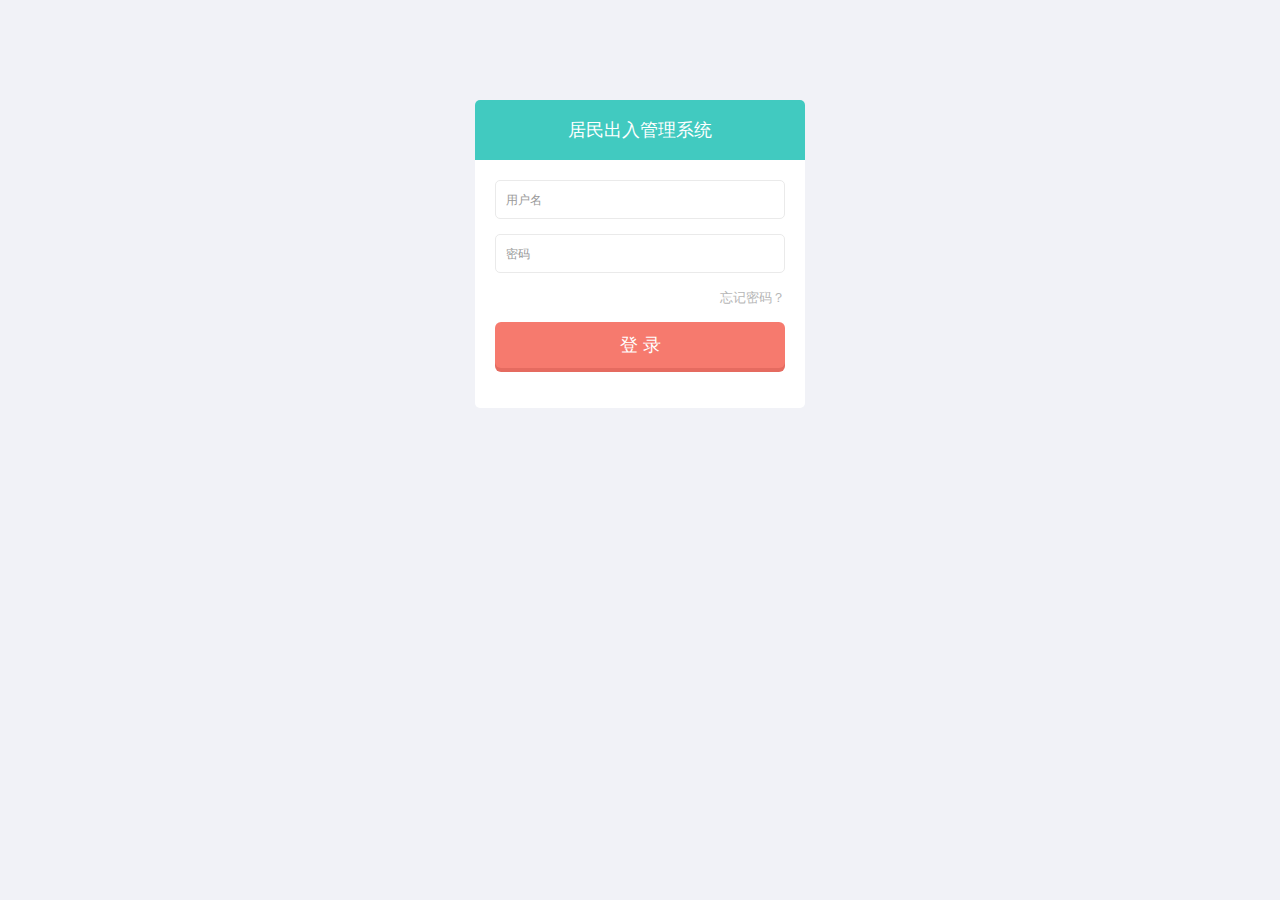
<file: WebRoot/pages/er_checkpoint_list.html>
<!DOCTYPE html>
<html lang="en">
  <head>
    <meta charset="utf-8">
    <meta name="viewport" content="width=device-width, initial-scale=1.0">
    <meta name="description" content="">
    <meta name="author" content="Mosaddek">
    <meta name="keyword" content="FlatLab, Dashboard, Bootstrap, Admin, Template, Theme, Responsive, Fluid, Retina">
    <link rel="shortcut icon" href="img/favicon.html">

    <title>卡点管理</title>

    <!-- Bootstrap core CSS -->
    <link href="css/bootstrap.min.css" rel="stylesheet">
    <link href="css/bootstrap-reset.css" rel="stylesheet">
    <!--external css-->
    <link href="assets/font-awesome/css/font-awesome.css" rel="stylesheet" />
    <!-- Custom styles for this template -->
    <link href="css/style.css" rel="stylesheet">
    <link href="css/style-responsive.css" rel="stylesheet" />

    <!-- HTML5 shim and Respond.js IE8 support of HTML5 tooltipss and media queries -->
    <!--[if lt IE 9]>
      <script src="js/html5shiv.js"></script>
      <script src="js/respond.min.js"></script>
    <![endif]-->
  </head>

  <body>

  <section id="container" class="">
      <!--header start-->
      <header class="header white-bg">
          <div class="sidebar-toggle-box">
              <div data-original-title="Toggle Navigation" data-placement="right" class="icon-reorder tooltips"></div>
          </div>
          <!--logo start-->
          <a href="#" class="logo"><span>用户出入管理</span></a>
          <!--logo end-->

          <div class="top-nav ">
              <!--search & user info start-->
              <ul class="nav pull-right top-menu">
                  <!-- user login dropdown start-->
                  <li class="dropdown">
                      <a data-toggle="dropdown" class="dropdown-toggle" href="#">
                          <img alt="" width="29" height="29" src="img/header.jpg">
                          <span class="username" id="loginName"></span>
                          <b class="caret"></b>
                      </a>

                      <ul class="dropdown-menu extended logout">
                          <div class="log-arrow-up"></div>
                          <li><a href="#" data-toggle="modal" data-target="#reset-password" ><i class="icon-cog"></i> 修改密码</a></li>
                          <li><a href="#" id="logoutBtn"><i class="icon-key"></i> 退出</a></li>
                      </ul>
                  </li>
                  <!-- user login dropdown end -->
              </ul>
              <!--search & user info end-->
          </div>

      </header>
      <!--header end-->
      <!--sidebar start-->
      <aside>
          <div id="sidebar"  class="nav-collapse ">
              <!-- sidebar menu start-->

              <!-- sidebar menu end-->
          </div>
      </aside>
      <!--sidebar end-->
      <!--main content start-->
      <section id="main-content">

          <section class="wrapper">
              <!-- page start-->

              <div class="row">
                  <div class="col-lg-12">
                      <section class="panel">
                          <header class="panel-heading">
                              卡点管理
                          </header>
                          <div class="input-group col-md-6   m-top15 m-bot15">
                              <input type="text" class="form-control" id="searchText"  placeholder="请输入卡点名称...">
                              <span class="input-group-btn">
                                <button class="btn btn-white" type="button" id="searchBtn">搜索</button>
                              </span>
                          </div>
                          <div class="input-group col-md-6   m-top15 m-bot15">
                              <button type="button" class="btn btn-success float-sm-right" data-toggle="modal" data-target="#newly-box"><i class=" icon-plus"></i> 新建</button>
                          </div>
                          <table class="table table-striped table-advance table-hover">
                              <thead>
                              <tr>
                                  <th><i class="icon-shield"></i> 卡点名称</th>
                                  <th><i class="icon-question-sign"></i> 备注</th>
                                  <th><i class="icon-group"></i> 单位</th>
                                  <th><i class=" icon-time"></i> 创建日期</th>
                                  <th><i class=" icon-edit"></i> 编辑</th>
                              </tr>
                              </thead>
                              <tbody id="contentTbody">
                              </tbody>
                          </table>
                          <div class="row m-top15 m-right15">
                              <div class="dataTables_paginate paging_bootstrap pagination">
                                 <!-- <ul class="pagination">

                                  </ul>-->
                              </div>
                          </div>
                      </section>

                  </div>

              </div>
              <!-- page end-->
          </section>
      </section>
      <!--main content end-->
  </section>

  <!-- Modal -->
  <div aria-hidden="true" aria-labelledby="myModalLabel" role="dialog" tabindex="-1" id="update-box" class="modal fade">
      <div class="modal-dialog">
          <div class="modal-content">
              <div class="modal-header">
                  <button type="button" class="close" data-dismiss="modal" aria-hidden="true">&times;</button>
                  <h4 class="modal-title">修改</h4>
              </div>
              <div class="modal-body">

                  <form role="form">
                      <div class="form-group">
                          <label>卡点名称</label>
                          <input type="text" class="form-control" id="update_name" placeholder="请输入卡点名称">
                      </div>

                      <div class="form-group">
                          <label>备注</label>
                          <textarea class="form-control textarea-line" id="update_comment" placeholder="请输入备注"></textarea>

                      </div>

                  </form>
              </div>
              <div class="clearfix"></div>
              <div class="modal-footer">
                  <button data-dismiss="modal" class="btn btn-default" type="button">取消</button>
                  <button class="btn btn-info popovers" type="button" id="updateBtn">提交</button>
              </div>
          </div>
      </div>
  </div>
  <div aria-hidden="true" aria-labelledby="myModalLabel" role="dialog" tabindex="-1" id="delete-box" class="modal fade">
      <div class="modal-dialog">
          <div class="modal-content">
              <div class="modal-header">
                  <button type="button" class="close" data-dismiss="modal" aria-hidden="true">&times;</button>
                  <h4 class="modal-title">删除</h4>
              </div>
              <div class="modal-body">
                  确定要删除记录吗？
              </div>
              <div class="clearfix"></div>
              <div class="modal-footer">
                  <button data-dismiss="modal" class="btn btn-default" type="button">取消</button>
                  <button class="btn btn-info popovers" type="button" id="deleteBtn">确定</button>
              </div>
          </div>
      </div>
  </div>


  <div aria-hidden="true" aria-labelledby="myModalLabel" role="dialog" tabindex="-1" id="newly-box" class="modal fade">
      <div class="modal-dialog">
          <div class="modal-content">
              <div class="modal-header">
                  <button type="button" class="close" data-dismiss="modal" aria-hidden="true">&times;</button>
                  <h4 class="modal-title">新建</h4>
              </div>
              <div class="modal-body">

                  <form role="form">
                      <div class="form-group">
                          <label>卡点名称</label>
                          <input type="text" class="form-control" id="name" placeholder="请输入卡点名称">
                      </div>

                      <div class="form-group">
                          <label>备注</label>
                          <textarea class="form-control textarea-line" id="comment" placeholder="请输入备注"></textarea>

                      </div>
                      <div class="form-group">
                          <label>单位</label>
                          <input type="text" class="form-control" id="unit_id"  disabled>
                      </div>



                  </form>
              </div>
              <div class="clearfix"></div>
              <div class="modal-footer">
                  <button data-dismiss="modal" class="btn btn-default" type="button">取消</button>
                  <button class="btn btn-info popovers" type="button" id="addBtn">提交</button>
              </div>
          </div>
      </div>
  </div>
  <!-- modal -->
    <!-- js placed at the end of the document so the pages load faster -->
    <script src="js/jquery.js"></script>
    <script src="js/bootstrap.min.js"></script>
    <script src="js/jquery.scrollTo.min.js"></script>
    <script src="js/jquery.nicescroll.js" type="text/javascript"></script>


    <!--common script for all pages-->
    <script src="js/common-scripts.js"></script>

  <script src="js/main/config.js?v=1.5"></script>
  <script src="js/main/md5.js"></script>
  <script src="js/main/er_checkpoint.js"></script>

  <script>
      $(document).ready(function () {
          setMenu("4", "1");
          //搜索
          $('#searchBtn').click(function () {
              queryCheckpoint($('#searchText').val(), currentPage, pageSize);
          });

          //列表
          var currentPage = 1;
          var pageSize = 10;
          queryCheckpoint($('#searchText').val(),currentPage, pageSize);

          $('.pagination').on('click', '.pageBtn', function () {
              currentPage = $(this).attr('index');
              queryCheckpoint($('#searchText').val(), currentPage, pageSize);
          });
          $('.pagination').on('click', '.prevBtn', function () {
              currentPage--;
              queryCheckpoint($('#searchText').val(),currentPage, pageSize);

          });
          $('.pagination').on('click', '.nextBtn', function () {
              currentPage++;
              queryCheckpoint($('#searchText').val(), currentPage, pageSize);

          });
          $('.pagination').on('click', '#jumpBtn', function () {
              var reg = /^[1-9]\d*$|^0$/;
              if (reg.test($('#jumpPageText').val()) == true) {
                  queryCheckpoint($('#searchText').val(),$('#jumpPageText').val(), pageSize);
              } else {
                  alert("页码输入有误！");
                  return false;
              }
          });



          //新建
          var userinfo = JSON.parse(sessionStorage.getItem('userinfo'));
          $('#unit_id').val(userinfo.unit_name);
          $('#addBtn').click(function () {
              if ($('#name').val() == '') {
                  alert('卡点名称不能为空！');
                  return false;
              }
              var bodyParam = {
                  'name': $('#name').val(),
                  'comment': $('#comment').val(),
                  'unit_id':userinfo.unit_id,
                  'c_id': userinfo['id']
              };
              addCheckpoint(bodyParam);
          });

          //修改
          $('#contentTbody').on('click', '.updateCheckpoint', function () {
              checkpointIndex = $(this).attr('index');
              currentCheckpoint = checkpointList[checkpointIndex];
              $('#update_name').val(currentCheckpoint.name);
              $('#update_comment').val(currentCheckpoint.comment);

          });
          $('#updateBtn').click(function () {
              if ($('#update_name').val() == '') {
                  alert('卡点名称不能为空！');
                  return false;
              }

              //var userinfo = JSON.parse(sessionStorage.getItem('userinfo'));

              var bodyParam = {
                  'id': currentCheckpoint.id,'name': $('#update_name').val(),
                  'comment': $('#update_comment').val(), 'c_id': userinfo['id']
              };
              updateCheckpoint(bodyParam);
          });


          //删除
          $('#contentTbody').on('click', '.deleteCheckpoint', function () {
              checkpointIndex = $(this).attr('index');
              currentCheckpoint = checkpointList[checkpointIndex];
          });
          $('#deleteBtn').click(function () {
              deleteCheckpoint(currentCheckpoint.id);
          });
      });

  </script>
  </body>
</html>
</file>
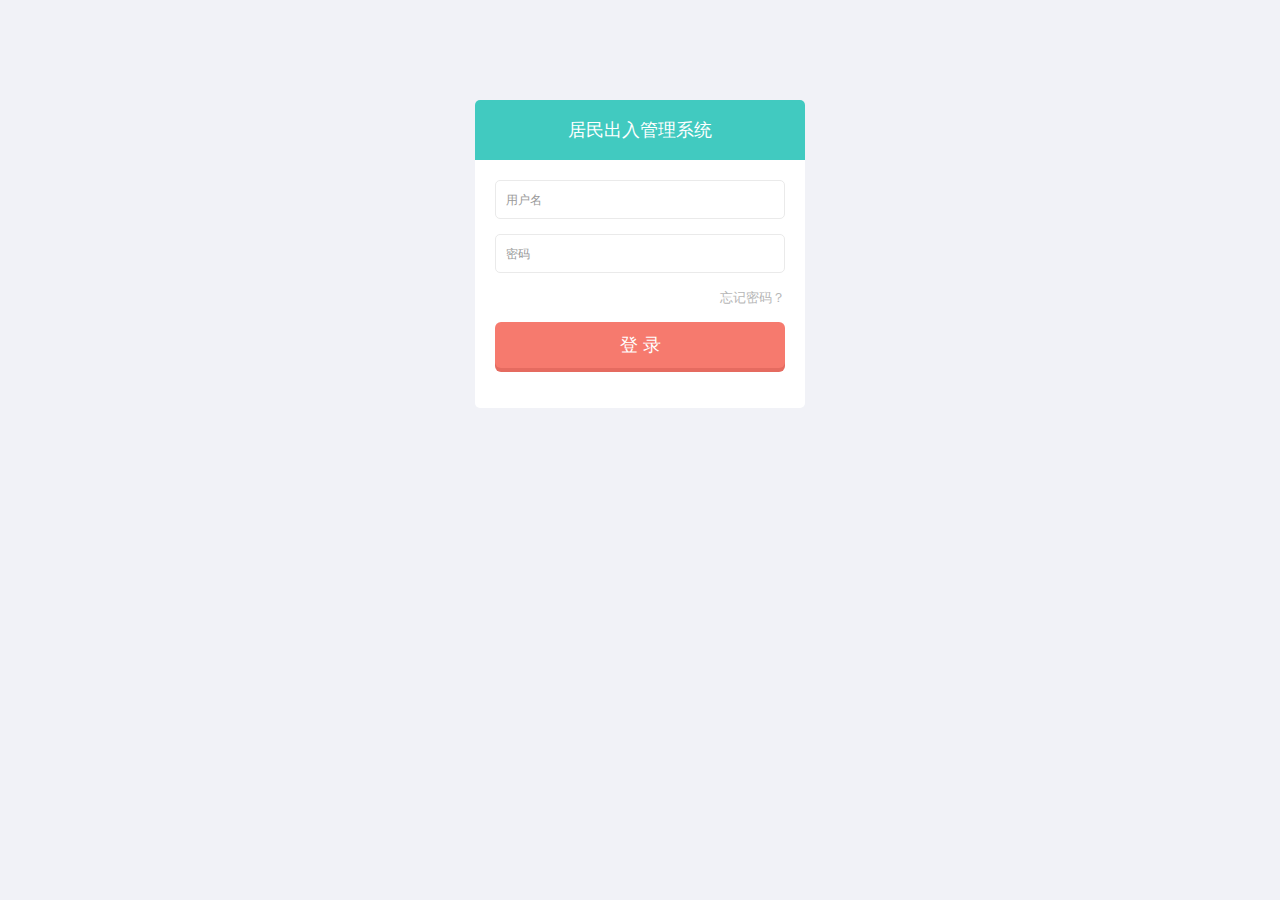
<file: WebRoot/pages/er_records_detail.html>
<!DOCTYPE html>
<html lang="en">
  <head>
    <meta charset="utf-8">
    <meta name="viewport" content="width=device-width, initial-scale=1.0">
    <meta name="description" content="">
    <meta name="author" content="Mosaddek">
    <meta name="keyword" content="FlatLab, Dashboard, Bootstrap, Admin, Template, Theme, Responsive, Fluid, Retina">
    <link rel="shortcut icon" href="img/favicon.html">

    <title>记录详情</title>

    <!-- Bootstrap core CSS -->
    <link href="css/bootstrap.min.css" rel="stylesheet">
    <link href="css/bootstrap-reset.css" rel="stylesheet">
    <!--external css-->
    <link href="assets/font-awesome/css/font-awesome.css" rel="stylesheet" />
    <!-- Custom styles for this template -->
    <link href="css/style.css" rel="stylesheet">
    <link href="css/style-responsive.css" rel="stylesheet" />

    <!-- HTML5 shim and Respond.js IE8 support of HTML5 tooltipss and media queries -->
    <!--[if lt IE 9]>
      <script src="js/html5shiv.js"></script>
      <script src="js/respond.min.js"></script>
    <![endif]-->
  </head>

  <body>

  <section id="container" class="">
      <!--header start-->
      <header class="header white-bg">
          <div class="sidebar-toggle-box">
              <div data-original-title="Toggle Navigation" data-placement="right" class="icon-reorder tooltips"></div>
          </div>
          <!--logo start-->
          <a href="#" class="logo"><span>用户出入管理</span></a>
          <!--logo end-->

          <div class="top-nav ">
              <!--search & user info start-->
              <ul class="nav pull-right top-menu">
                  <!-- user login dropdown start-->
                  <li class="dropdown">
                      <a data-toggle="dropdown" class="dropdown-toggle" href="#">
                          <img alt="" width="29" height="29" src="img/header.jpg">
                          <span class="username" id="loginName"></span>
                          <b class="caret"></b>
                      </a>

                      <ul class="dropdown-menu extended logout">
                          <div class="log-arrow-up"></div>
                          <li><a href="#" data-toggle="modal" data-target="#reset-password" ><i class="icon-cog"></i> 修改密码</a></li>
                          <li><a href="#" id="logoutBtn"><i class="icon-key"></i> 退出</a></li>
                      </ul>
                  </li>
                  <!-- user login dropdown end -->
              </ul>
              <!--search & user info end-->
          </div>

      </header>
      <!--header end-->
      <!--sidebar start-->
      <aside>
          <div id="sidebar"  class="nav-collapse ">
              <!-- sidebar menu start-->

              <!-- sidebar menu end-->
          </div>
      </aside>
      <!--sidebar end-->
      <!--main content start-->
      <section id="main-content">

          <section class="wrapper">
              <!-- page start-->

              <div class="row">
                  <div class="col-lg-12">
                      <section class="panel">
                          <header class="panel-heading">
                              记录详情
                          </header>
                          <div class="panel-body">
                              <a href="#" class="task-thumb">
                                  <img id="img" src="img/avatar1_small.jpg" width="320px"  height="200px" alt="">
                              </a>
                              <div class="task-thumb-details">
                                  <h1><a href="javascript:;" id="name"></a></h1>
                                  <p ></p>
                                  <p >身份证号码：<span id="idnumber"></span></p>
                              </div>
                          </div>
                          <table class="table table-hover personal-task">
                              <tbody>
                              <tr>
                                  <td width="20px">
                                      <i class=" icon-phone"></i>
                                  </td>
                                  <td>电话</td>
                                  <td id="phone"> </td>
                              </tr>
                              <tr>
                                  <td>
                                      <i class="icon-signout"></i>
                                  </td>
                                  <td>进出情况</td>
                                  <td id="inorout">  </td>
                              </tr>

                              <tr>
                                  <td width="20px">
                                      <i class="  icon-edit"></i>
                                  </td>
                                  <td>备注</td>
                                  <td id="comment"> </td>
                              </tr>

                              <tr>
                                  <td>
                                      <i class="icon-sitemap"></i>
                                  </td>
                                  <td>单位</td>
                                  <td id="unit_name"> </td>
                              </tr>
                              <tr>
                                  <td>
                                      <i class=" icon-shield"></i>
                                  </td>
                                  <td>卡点</td>
                                  <td id="cp_name"> </td>
                              </tr>
                              <tr>
                                  <td>
                                      <i class=" icon-male"></i>
                                  </td>
                                  <td>检查员</td>
                                  <td id="c_name"> </td>
                              </tr>
                              <tr>
                                  <td>
                                      <i class=" icon-time"></i>
                                  </td>
                                  <td>时间</td>
                                  <td id="dt"> </td>
                              </tr>
                              </tbody>
                          </table>
                      </section>

                  </div>

              </div>
              <!-- page end-->
          </section>
      </section>
      <!--main content end-->
  </section>

    <!-- js placed at the end of the document so the pages load faster -->
    <script src="js/jquery.js"></script>
    <script src="js/bootstrap.min.js"></script>
    <script src="js/jquery.scrollTo.min.js"></script>
    <script src="js/jquery.nicescroll.js" type="text/javascript"></script>


    <!--common script for all pages-->
    <script src="js/common-scripts.js"></script>

  <script src="js/main/config.js?v=1.5"></script>
  <script src="js/main/md5.js"></script>
  <script src="js/main/er_records.js"></script>

  <script>
      $(document).ready(function () {
          setMenu("5", "1");


          selectRecords(GetQueryString('id'));
      });

  </script>
  </body>
</html>
</file>
<file: WebRoot/pages/css/style-responsive.css>
@media (min-width: 980px) {

}

@media (min-width: 768px) and (max-width: 979px) {

    .mail-box .sm-side {
        width: 30%;
    }

    .mail-box .lg-side {
        width: 70%;
    }

}

@media (max-width: 768px) {

    .header {
        position: absolute;
    }

    /*sidebar*/

    #sidebar {
        height: auto;
        overflow: hidden;
        position: absolute;
        width: 100%;
        z-index: 1001;
    }


    /* body container */
    #main-content {
        margin: 0px!important;
        position: none !important;
    }

    #sidebar > ul > li > a > span {
        line-height: 35px;
    }

    #sidebar > ul > li {
        margin: 0 10px 5px 10px;
    }
    #sidebar > ul > li > a {
        height:35px;
        line-height:35px;
        padding: 0 10px;
        text-align: left;
    }
    #sidebar > ul > li > a i{
        /*display: none !important;*/
    }

    .mail-info, .mail-info:hover {
        display: none !important;
    }
    #sidebar ul > li > a .arrow, #sidebar > ul > li > a .arrow.open {
        margin-right: 10px;
        margin-top: 15px;
    }

    #sidebar ul > li.active > a .arrow, #sidebar ul > li > a:hover .arrow, #sidebar ul > li > a:focus .arrow,
    #sidebar > ul > li.active > a .arrow.open, #sidebar > ul > li > a:hover .arrow.open, #sidebar > ul > li > a:focus .arrow.open{
        margin-top: 15px;
    }

    #sidebar > ul > li > a, #sidebar > ul > li > ul.sub > li {
        width: 100%;
    }
    #sidebar > ul > li > ul.sub > li > a {
        background: transparent !important ;
    }
    #sidebar > ul > li > ul.sub > li > a:hover {
        /*background: #4A8BC2 !important ;*/
    }


    /* sidebar */
    #sidebar {
        margin: 0px !important;
    }

    /* sidebar collabler */
    #sidebar .btn-navbar.collapsed .arrow {
        display: none;
    }

    #sidebar .btn-navbar .arrow {
        position: absolute;
        right: 35px;
        width: 0;
        height: 0;
        top:48px;
        border-bottom: 15px solid #282e36;
        border-left: 15px solid transparent;
        border-right: 15px solid transparent;
    }


    /*---------*/

    .btn {
        margin-bottom: 5px;
    }


    .mail-box aside {
        display: block;
    }

    .mail-box .sm-side , .mail-box .lg-side{
        width: 100% ;
    }

    /* full calendar fix */
    .fc-header-right {
        left:25px;
        position: absolute;
    }

    .fc-header-left .fc-button {
        margin: 0px !important;
        top: -10px !important;
    }

    .fc-header-right .fc-button {
        margin: 0px !important;
        top: -50px !important;
    }

    .fc-state-active, .fc-state-active .fc-button-inner, .fc-state-hover, .fc-state-hover .fc-button-inner {
        background: none !important;
        color: #FFFFFF !important;
    }

    .fc-state-default, .fc-state-default .fc-button-inner {
        background: none !important;
    }

    .fc-button {
        border: none !important;
        margin-right: 2px;
    }

    .fc-view {
        top: 0px !important;
    }

    .fc-button .fc-button-inner {
        margin: 0px !important;
        padding: 2px !important;
        border: none !important;
        margin-right: 2px !important;
        background-color: #fafafa !important;
        background-image: -moz-linear-gradient(top, #fafafa, #efefef) !important;
        background-image: -webkit-gradient(linear, 0 0, 0 100%, from(#fafafa), to(#efefef)) !important;
        background-image: -webkit-linear-gradient(top, #fafafa, #efefef) !important;
        background-image: -o-linear-gradient(top, #fafafa, #efefef) !important;
        background-image: linear-gradient(to bottom, #fafafa, #efefef) !important;
        filter: progid:dximagetransform.microsoft.gradient(startColorstr='#fafafa', endColorstr='#efefef', GradientType=0) !important;
        -webkit-box-shadow: 0 1px 0px rgba(255, 255, 255, .8) !important;
        -moz-box-shadow: 0 1px 0px rgba(255, 255, 255, .8) !important;
        box-shadow: 0 1px 0px rgba(255, 255, 255, .8) !important;
        -webkit-border-radius: 3px !important;
        -moz-border-radius: 3px !important;
        border-radius: 3px !important;
        color: #646464 !important;
        border: 1px solid #ddd !important;
        text-shadow: 0 1px 0px rgba(255, 255, 255, .6) !important;
        text-align: center;
    }

    .fc-button.fc-state-disabled .fc-button-inner {
        color: #bcbbbb !important;
    }

    .fc-button.fc-state-active .fc-button-inner {
        background-color: #e5e4e4 !important;
        background-image: -moz-linear-gradient(top, #e5e4e4, #dddcdc) !important;
        background-image: -webkit-gradient(linear, 0 0, 0 100%, from(#e5e4e4), to(#dddcdc)) !important;
        background-image: -webkit-linear-gradient(top, #e5e4e4, #dddcdc) !important;
        background-image: -o-linear-gradient(top, #e5e4e4, #dddcdc) !important;
        background-image: linear-gradient(to bottom, #e5e4e4, #dddcdc) !important;
        filter: progid:dximagetransform.microsoft.gradient(startColorstr='#e5e4e4', endColorstr='#dddcdc', GradientType=0) !important;
    }

    .fc-content {
        margin-top: 50px;
    }

    .fc-header-title h2 {
        line-height: 40px !important;
        font-size: 12px !important;
    }

    .fc-header {
        margin-bottom:0px !important;
    }

    /*--*/

    /*.chart-position {*/
        /*margin-top: 0px;*/
    /*}*/

    .timeline-desk .album a {
        margin-bottom: 5px;
        margin-right: 4px;
    }

    .stepy-titles li {
        margin: 10px 3px;
    }

    .mail-option .btn {
        margin-bottom: 0;
    }



}



@media (max-width: 480px) {

    .notify-row, .search, .dont-show , .inbox-head .sr-input, .inbox-head .sr-btn{
        display: none;
    }

    .mail-box aside {
        display: block;
    }

    .mail-box .sm-side , .mail-box .lg-side{
        width: 100% ;
    }

    #top_menu .nav > li, ul.top-menu > li {
        float: right;
    }
    .hidden-phone {
        display: none !important;
    }

    .dataTables_filter {
        float: left;
    }

    .dataTables_info {
        margin-bottom: 10px;
    }

    .mail-option .btn {
        margin-bottom: 0;
    }

    .mail-option .inbox-pagination {
        margin-top: 10px;
        float: left;
    }

    .chart-position {
       margin-top: 0px;
     }
}

@media (max-width:320px) {
    .login-social-link a {
        padding: 15px 17px !important;
    }

    .notify-row, .search, .dont-show, .inbox-head .sr-input, .inbox-head .sr-btn {
        display: none;
    }

    .mail-box aside {
        display: block ;
    }

    .mail-box .sm-side , .mail-box .lg-side{
        width: 100% ;
    }

    #top_menu .nav > li, ul.top-menu > li {
        float: right;
    }

    .hidden-phone {
        display: none !important;
    }

    .dataTables_filter {
        float: left;
    }

    .dataTables_info {
        margin-bottom: 10px;
    }

    .mail-option .btn {
        margin-bottom: 0;
    }

    .mail-option .inbox-pagination {
        margin-top: 10px;
        float: left;
    }

    .chart-position {
        margin-top: 0px;
    }

}
</file>
<file: WebRoot/pages/assets/morris.js-0.4.3/morris.css>
.morris-hover {
    position: absolute;
    z-index: 1000;
}

.morris-hover.morris-default-style {
    border-radius: 10px;
    padding: 6px;
    color: #666;
    background: rgba(255, 255, 255, 0.8);
    border: solid 2px rgba(230, 230, 230, 0.8);
    font-family: sans-serif;
    font-size: 12px;
    text-align: center;
}

.morris-hover.morris-default-style .morris-hover-row-label {
    font-weight: bold;
    margin: 0.25em 0;
}

.morris-hover.morris-default-style .morris-hover-point {
    white-space: nowrap;
    margin: 0.1em 0;
}


#hero-graph, #hero-bar, #hero-area, #hero-donut {height: 250px}
</file>
<file: WebRoot/pages/css/style.css>
/*
Template Name: Flat Lab Dashboard build with Bootstrap v3.0
Template Version: 1.0
Author: Mosaddek Hossain
Website: http://thevectorlab.net/
*/

/* Import fonts */
@import url(http://fonts.googleapis.com/css?family=Open+Sans:400,300,300italic,400italic,600,600italic,700,700italic,800,800italic);

body {
    color: #797979;
    background: #f1f2f7;
    font-family: 'Open Sans', sans-serif;
    padding: 0px !important;
    margin: 0px !important;
    font-size:13px;
}

ul li {
    list-style: none;
}

a, a:hover, a:focus {
    text-decoration: none;
    outline: none;
}

::selection {
    background: #FF6C60;
    color: #fff;
}
::-moz-selection {
    background: #FF6C60;
    color: #fff;
}

#container {
    width: 100%;
    height: 100%;
}

/*login page*/

.login-body {
    background-color: #f1f2f7;
}

.form-signin {
    max-width: 330px;
    margin: 100px auto 0;
    background: #fff;
    border-radius: 5px;
    -webkit-border-radius: 5px;
}

.form-signin h2.form-signin-heading {
    margin: 0;
    padding:20px 15px;
    text-align: center;
    background: #41cac0;
    border-radius: 5px 5px 0 0;
    -webkit-border-radius: 5px 5px 0 0;
    color: #fff;
    font-size: 18px;
    text-transform: uppercase;
    font-weight: 300;
    font-family: 'Open Sans', sans-serif;
}

.form-signin .checkbox {
    margin-bottom: 14px;
}
.form-signin .checkbox {
    font-weight: normal;
    color: #b6b6b6;
    font-weight: 300;
    font-family: 'Open Sans', sans-serif;
}
.form-signin .form-control {
    position: relative;
    font-size: 16px;
    height: auto;
    padding: 10px;
    -webkit-box-sizing: border-box;
    -moz-box-sizing: border-box;
    box-sizing: border-box;
}
.form-signin .form-control:focus {
    z-index: 2;
}
.form-signin input[type="text"], .form-signin input[type="password"] {
    margin-bottom: 15px;
    border-radius: 5px;
    -webkit-border-radius: 5px;
    border: 1px solid #eaeaea;
    box-shadow: none;
    font-size: 12px;
}

.form-signin .btn-login {
    background: #f67a6e;
    color: #fff;
    text-transform: uppercase;
    font-weight: 300;
    font-family: 'Open Sans', sans-serif;
    box-shadow: 0 4px #e56b60;
    margin-bottom: 20px;
}

.form-signin p {
    text-align: center;
    color: #b6b6b6;
    font-size: 16px;
    font-weight: 300;
}

.form-signin a {
    color: #b6b6b6;
}

.form-signin a:hover {
    color: #41cac0;
}

.login-wrap {
    padding: 20px;
}

.login-social-link  {
    display: inline-block;
    margin-top: 20px;
    margin-bottom: 15px;
}

.login-social-link a {
    color: #fff;
    padding: 15px 28px;
    border-radius: 4px;
}

.login-social-link a:hover {
    color: #fff;
}

.login-social-link a i {
    font-size: 20px;
    padding-right: 10px;
}

.login-social-link a.facebook {
    background: #5193ea;
    margin-right: 22px;
    box-shadow: 0 4px #2775e2;
	float:left;
}

.login-social-link a.twitter {
    background: #44ccfe;
    box-shadow: 0 4px #2bb4e8;
	float:left;
}


/*sidebar navigation*/

#sidebar {
    width: 180px;
    height: 100%;
    position: fixed;
    background: #2a3542;
}

.nav-collapse.collapse {
    display: inline;
}

ul.sidebar-menu , ul.sidebar-menu li ul.sub{
    margin: -2px 0 0;
    padding: 0;
}

ul.sidebar-menu {
    margin-top: 75px;
}

#sidebar > ul > li > ul.sub {
    display: none;
}

#sidebar > ul > li.active > ul.sub, #sidebar > ul > li > ul.sub > li > a {
    display: block;
}

ul.sidebar-menu li ul.sub li{
    background: #35404D;
    margin-bottom: 0;
    margin-left: 0;
    margin-right: 0;
}

ul.sidebar-menu li ul.sub li:last-child{
    border-radius: 0 0 4px 4px;
    -webkit-border-radius: 0 0 4px 4px;
}

ul.sidebar-menu li ul.sub li a {
    font-size: 12px;
    padding: 0 0 0 32px;
    line-height: 35px;
    height: 35px;
    -webkit-transition: all 0.3s ease;
    -moz-transition: all 0.3s ease;
    -o-transition: all 0.3s ease;
    -ms-transition: all 0.3s ease;
    transition: all 0.3s ease;
    color: #737B83;
}

ul.sidebar-menu li ul.sub li a:hover, ul.sidebar-menu li ul.sub li.active a {
    color: #FF6C60;
    -webkit-transition: all 0.3s ease;
    -moz-transition: all 0.3s ease;
    -o-transition: all 0.3s ease;
    -ms-transition: all 0.3s ease;
    transition: all 0.3s ease;
    display: block;
}

ul.sidebar-menu li{
    line-height: 20px !important;
    margin-bottom: 5px;
    margin-left:10px;
    margin-right:10px;
}

ul.sidebar-menu li.sub-menu{
    line-height: 15px;
}

ul.sidebar-menu li a span{
    display: inline-block;
}

ul.sidebar-menu li a{
    color: #8b9199;
    text-decoration: none;
    display: block;
    padding: 15px 0 15px 10px;
    font-size: 12px;
    outline: none;
    -webkit-transition: all 0.3s ease;
    -moz-transition: all 0.3s ease;
    -o-transition: all 0.3s ease;
    -ms-transition: all 0.3s ease;
    transition: all 0.3s ease;
}

ul.sidebar-menu li.active a, ul.sidebar-menu li a:hover, ul.sidebar-menu li a:focus {
    background: #35404d;
    color: #fff;
    display: block;
    border-radius: 4px;
    -webkit-border-radius: 4px;

    -webkit-transition: all 0.3s ease;
    -moz-transition: all 0.3s ease;
    -o-transition: all 0.3s ease;
    -ms-transition: all 0.3s ease;
    transition: all 0.3s ease;
}


ul.sidebar-menu li a i {
    font-size: 15px;
    padding-right: 6px;
}

ul.sidebar-menu li a:hover i, ul.sidebar-menu li a:focus i {
    color: #FF6C60;
}

ul.sidebar-menu li.active a i {
    color: #FF6C60;
}


#sidebar ul > li > a .arrow {
    border-bottom: 4px solid transparent;
    border-left: 4px solid #A0A0A0;
    border-top: 4px solid transparent;
    float: right;
    height: 0;
    margin-right: 10px;
    margin-top: 6px;
    width: 0;
}

#sidebar > ul > li > a .arrow.open {
    border-left: 4px solid transparent;
    border-right: 4px solid transparent;
    border-top: 5px solid #A0A0A0;
    float: right;
    height: 0;
    margin-right: 10px;
    margin-top: 8px;
    width: 0;
}

#sidebar ul > li.active > a .arrow, #sidebar ul > li > a:hover .arrow, #sidebar ul > li > a:focus .arrow {
    float: right;
    margin-top: 6px;
    margin-right: 10px;
    width: 0;
    height: 0;
    border-left: 4px solid #fff;
    border-top: 4px solid transparent;
    border-bottom: 4px solid transparent;
}

#sidebar > ul > li.active > a .arrow.open, #sidebar > ul > li > a:hover .arrow.open, #sidebar > ul > li > a:focus .arrow.open {
    float: right;
    margin-top: 8px;
    margin-right: 10px;
    width: 0;
    height: 0;
    border-top: 5px solid #fff;
    border-left: 4px solid transparent;
    border-right: 4px solid transparent;
}

.mail-info, .mail-info:hover {
    margin: 0px 6px 0 0;
    font-size: 11px;
}

/*main content*/

#main-content {
    margin-left: 180px;
}

.header, .footer {
    min-height: 60px;
    padding: 0 15px;
}

.header {
    position: fixed;
    left: 0;
    right: 0;
    z-index: 1002;
}

.white-bg {
    background: #fff;
    border-bottom: 1px solid #f1f2f7;
}

.wrapper {
    display: inline-block;
    margin-top: 60px;
    padding: 15px;
    width: 100%;
}

a.logo {
    font-size: 21px;
    color: #2e2e2e;
    float: left;
    margin-top: 15px;
    text-transform: uppercase;
}

a.logo:hover, a.logo:focus {
    text-decoration: none;
    outline: none;
}

a.logo span {
    color: #FF6C60;
}


/*notification*/

#top_menu .nav > li, ul.top-menu > li {
    float: left;
}

.notify-row {
    float: left;
    margin-top: 15px;
    margin-left: 65px;
}

ul.top-menu > li > a {
    color: #666666;
    font-size: 16px;
    border-radius: 4px;
    -webkit-border-radius: 4px;
    border:1px solid #f0f0f8 !important;
    padding: 2px 6px;
    margin-right: 15px;
}

ul.top-menu > li > a:hover, ul.top-menu > li > a:focus {
    border:1px solid #f0f0f8 !important;
    background-color: #fff!important;
    border-color: #f0f0f8 !important;
    text-decoration: none;
    border-radius: 4px;
    -webkit-border-radius: 4px;
    color: #2E2E2E !important;
}

.notify-row .badge {
    position: absolute;
    right: -10px;
    top: -10px;
    z-index: 100;
}

.dropdown-menu.extended {
    max-width: 300px !important;
    min-width: 160px !important;
    top: 42px;
    width: 235px !important;
    padding: 0;
    box-shadow: 0 2px 5px rgba(0, 0, 0, 0.176) !important;
    border: none !important;
    border-radius: 4px;
    -webkit-border-radius: 4px;
}

@media screen and (-webkit-min-device-pixel-ratio:0) {
    /* Safari and Chrome */
    .dropdown-menu.extended  {
        box-shadow: 0 2px 8px rgba(0, 0, 0, 0.176) !important;
    }
}

.dropdown-menu.extended li p {
    background-color: #F1F2F7;
    color: #666666;
    margin: 0;
    padding: 10px;
    border-radius: 4px 4px 0px 0px;
    -webkit-border-radius: 4px 4px 0px 0px;
}

.dropdown-menu.extended li p.green {
    background-color: #a9d86e;
    color: #fff;
}

.dropdown-menu.extended li p.red {
    background-color: #ff6c60;
    color: #fff;
}

.dropdown-menu.extended li p.yellow {
    background-color: #fcb322;
    color: #fff;
}

.dropdown-menu.extended li a {
    border-bottom: 1px solid #EBEBEB !important;
    font-size: 12px;
    list-style: none;
}

.dropdown-menu.extended li a {
    padding: 15px 10px !important;
    width: 100%;
    display: inline-block;
}

.dropdown-menu.extended li a:hover {
    background-color: #F7F8F9 !important;
    color: #2E2E2E;
}

.dropdown-menu.tasks-bar .task-info .desc {
    font-size: 13px;
    font-weight: normal;
}

.dropdown-menu.tasks-bar .task-info .percent {
    display: inline-block;
    float: right;
    font-size: 13px;
    font-weight: 600;
    padding-left: 10px;
    margin-top: -4px;
}

.dropdown-menu.extended .progress {
    margin-bottom: 0 !important;
    height: 10px;
}

.dropdown-menu.inbox li a .photo img {
    border-radius: 2px 2px 2px 2px;
    float: left;
    height: 40px;
    margin-right: 4px;
    width: 40px;
}

.dropdown-menu.inbox li a .subject {
    display: block;
}

.dropdown-menu.inbox li a .subject .from {
    font-size: 12px;
    font-weight: 600;
}

.dropdown-menu.inbox li a .subject .time {
    font-size: 11px;
    font-style: italic;
    font-weight: bold;
    position: absolute;
    right: 5px;
}

.dropdown-menu.inbox li a .message {
    display: block !important;
    font-size: 11px;
}

.top-nav  {
    margin-top: 7px;
}

.top-nav ul.top-menu > li .dropdown-menu.logout {
    width: 40px !important;

}

.top-nav li.dropdown .dropdown-menu {
    float: right;
    right: 0;
    left: auto;
}

.dropdown-menu.extended.logout > li {
    float: left;
    text-align: center;
    width: 100%;
}

.dropdown-menu.extended.logout > li:last-child {
    float: left;
    text-align: center;
    width: 100%;
    background: #a9d96c;
    border-radius: 0 0 3px 3px;
}

.dropdown-menu.extended.logout > li:last-child > a, .dropdown-menu.extended.logout > li:last-child > a:hover {
    color: #fff;
    border-bottom: none !important;
    text-transform: uppercase;
}

.dropdown-menu.extended.logout > li:last-child > a:hover > i{
    color: #fff;
}

.dropdown-menu.extended.logout > li > a {
    color: #a4abbb;
    border-bottom: none !important;
}

.dropdown-menu.extended.logout > li > a:hover {
    background: none !important;
    color: #50c8ea;
}

.dropdown-menu.extended.logout > li > a:hover i {
    color: #50c8ea;
}

.dropdown-menu.extended.logout > li > a i {
    font-size: 17px;
}

.dropdown-menu.extended.logout > li > a > i {
    display: block;
}

.top-nav .username {
    font-size: 13px;
    color: #555555;
}

.top-nav ul.top-menu > li > a {
    border: 1px solid #eeeeee;
    border-radius: 4px;
    -webkit-border-radius: 4px;
    padding: 6px;
    background: none;
    margin-right: 0;
}
.top-nav ul.top-menu > li {
    margin-left: 10px;
}

.top-nav ul.top-menu > li > a:hover, .top-nav ul.top-menu > li > a:focus {
    border:1px solid #F1F2F7;
    background: #F1F2F7;

}

.top-nav .dropdown-menu.extended.logout {
    top: 50px;
}

.top-nav .nav .caret {
    border-bottom-color: #A4AABA;
    border-top-color: #A4AABA;
}
.top-nav ul.top-menu > li > a:hover .caret {
    border-bottom-color: #000;
    border-top-color: #000;
}

.log-arrow-up {
    background: url("../img/arrow-up.png") no-repeat;
    width: 20px;
    height: 11px;
    position: absolute;
    right: 20px;
    top: -10px;
}

/*----*/

.notify-arrow {
    border-style: solid;
    border-width: 0 9px 9px;
    height: 0;
    margin-top: 0;
    opacity: 0;
    position: absolute;
    left: 7px;
    top: -18px;
    transition: all 0.25s ease 0s;
    width: 0;
    z-index: 10;
    margin-top: 10px;
    opacity: 1;
}

.notify-arrow-yellow {
    border-color: transparent transparent #FCB322;
    border-bottom-color: #FCB322 !important;
    border-top-color: #FCB322 !important;
}
.notify-arrow-red {
    border-color: transparent transparent #ff6c60;
    border-bottom-color: #ff6c60 !important;
    border-top-color: #ff6c60 !important;
}
.notify-arrow-green {
    border-color: transparent transparent #a9d86e;
    border-bottom-color: #a9d86e !important;
    border-top-color: #a9d86e !important;
}


/*search*/

.search {
    margin-top: 6px ;
    width: 20px;
    -webkit-transition: all .3s ease;
    -moz-transition: all .3s ease;
    -ms-transition: all .3s ease;
    -o-transition: all .3s ease;
    transition: all .3s ease;
    border: 1px solid #fff;
    box-shadow: none;
    background: url("../img/search-icon.jpg") no-repeat 10px 8px;
    padding:0 5px 0 35px;
    color: #fff;
}

.search:focus {
    margin-top: 5px ;
    width: 180px;
    border: 1px solid #eaeaea;
    box-shadow: none;
    -webkit-transition: all .3s ease;
    -moz-transition: all .3s ease;
    -ms-transition: all .3s ease;
    -o-transition: all .3s ease;
    transition: all .3s ease;
    color: #c8c8c8;
    font-weight: 300;
}

/*--sidebar toggle---*/

.sidebar-toggle-box {
    float: left;
    padding-right: 15px;
    margin-top: 20px;
}

.sidebar-toggle-box .icon-reorder {
    cursor: pointer;
    display: inline-block;
    font-size: 20px;
}


.sidebar-closed > #sidebar > ul {
    display: none;
}

.sidebar-closed #main-content {
    margin-left: 0px;
}

.sidebar-closed #sidebar {
    margin-left: -180px;
}

/*state overview*/

.state-overview .symbol, .state-overview .value {
    display: inline-block;
    text-align: center;
}

.state-overview .value  {
    float: right;

}

.state-overview .value h1, .state-overview .value p  {
    margin: 0;
    padding: 0;
    color: #c6cad6;
}

.state-overview .value h1 {
    font-weight: 300;
}

.state-overview .symbol i {
    color: #fff;
    font-size: 50px;
}

.state-overview .symbol {
    width: 40%;
    padding: 25px 15px;
    -webkit-border-radius: 4px 0px 0px 4px;
    border-radius: 4px 0px 0px 4px;
}

.state-overview .value {
    width: 58%;
    padding-top: 21px;
}

.state-overview .terques {
    background: #6ccac9;
}

.state-overview .red {
    background: #ff6c60;
}

.state-overview .yellow {
    background: #f8d347;
}

.state-overview .blue {
    background: #57c8f2;
}

/*main chart*/

.border-head h3 {
    border-bottom: 1px solid #c9cdd7;
    margin-top: 0;
    margin-bottom: 20px;
    padding-bottom: 5px;
    font-weight: normal;
    font-size: 18px;
    display: inline-block;
    width: 100%;
    font-weight: 300;
}

.custom-bar-chart {
    height: 305px;
    margin-top: 40px;
    margin-bottom: 40px;
    border-top: 1px dashed #c9cdd7;
}

.custom-bar-chart .bar {
    height: 100%;
    position: relative;
    width: 4.3%;
    margin: 20px 2%;
    float: left;
    text-align: center;
    -webkit-border-radius: 4px;
    -moz-border-radius: 4px;
    border-radius: 4px;
    z-index: 10;
}

.custom-bar-chart .bar:before {
    background:#bfc2cd;
    border-radius: 50%;
    -webkit-border-radius: 50%;
    content: "";
    height: 10px;
    left: 50%;
    margin-left: -5px;
    margin-top: -26px;
    position: absolute;
    width: 10px;
    z-index: -1;
}

.custom-bar-chart .bar:after {
    content: '';
    position: absolute;
    z-index: -1;
    margin-top: -10px;
    left: 50%;
    margin-left: -1px;
    height: 100%;
    width: 1px;
    background: #bfc2cd;
}

.custom-bar-chart .bar .title {
    position: absolute;
    top: -50px;
    width: 100%;
    text-align: center;
}

.custom-bar-chart .bar .value {
    position: absolute;
    bottom: 0;
    background: #bfc2cd;
    color: #bfc2cd;
    width: 100%;
    -webkit-border-radius: 4px;
    -moz-border-radius: 4px;
    border-radius: 4px;
    -webkit-transition: all .3s ease;
    -moz-transition: all .3s ease;
    -ms-transition: all .3s ease;
    -o-transition: all .3s ease;
    transition: all .3s ease;
}

.custom-bar-chart .bar .value:before {
    border-top: 5px solid #f1f2f7;
    position: absolute;
    content: '';
    width: 100%;
    height: 100%;
    top: -5px;
    left: 0;
}

.custom-bar-chart .bar .value:hover {
    background: #e8403f;
    color: #fff;
}

.custom-bar-chart .bar.doted:before {
    background: #bfc2cd;
    content: "";
    height: 8px;
    left: 50%;
    margin-left: -3px;
    margin-top: -25px;
    position: absolute;
    width: 8px;
    z-index: -1;
}

.custom-bar-chart .bar.doted:after {
    content: '';
    position: absolute;
    z-index: -1;
    margin-top: -10px;
    left: 50%;
    margin-left: 0;
    height: 100%;
    width: 1px;
    background: transparent;
    border-left: 1px dashed #d6d9e0;
}

.custom-bar-chart .bar.doted .title {
    top: -42px;
    font-size: 10px;
}


/*spark line*/
.chart {
    display: inline-block;
    text-align: center;
    width: 100%;
}
.chart .heading {
    text-align: left;
}
.chart .heading span {
    display: block;
}
.panel.green-chart .chart-tittle {
    font-size: 16px;
    padding: 15px;
    display: inline-block;
    font-weight:normal;
    background: #99c262;
    width: 100%;
    -webkit-border-radius: 0px 0px 4px 4px;
    border-radius: 0px 0px 4px 4px;
}

#barchart {
    margin-bottom: -15px;
    display: inline-block;
}

.chart-tittle .title {

}

.panel.green-chart .chart-tittle .value {
    float: right;
    color: #c0f080;
}

.panel.green-chart {
    background: #a9d96c;
    color: #fff;
}

.panel.terques-chart {
    background: #41cac0;
    color: #fff;
}

.panel.terques-chart .chart-tittle .value {
    float: right;
    color: #fff;
}

.panel.terques-chart .chart-tittle .value a {
    color: #fff;
    font-size: 12px;
}

.panel.terques-chart .chart-tittle .value a:hover, .panel.terques-chart .chart-tittle .value a.active {
    color: #55f2e7;
    font-size: 12px;
}

.panel.terques-chart .chart-tittle {
    font-size: 16px;
    padding: 15px;
    display: inline-block;
    font-weight:normal;
    background: #39b7ac;
    width: 100%;
    -webkit-border-radius: 0px 0px 4px 4px;
    border-radius: 0px 0px 4px 4px;
}

.inline-block {
    display: inline-block;
}

/**/

.panel-body.chart-texture {
    background: url("../img/chart-texture.jpg");
    -webkit-border-radius: 4px 4px 0px 0px;
    border-radius: 4px 4px 0px 0px;
}


/*personal task*/

.task-thumb {
    width: 90px;
    float: left;
}

.task-thumb img {
    border-radius: 4px;
    -webkit-border-radius: 4px;
}

.task-thumb-details {
    display: inline-block;
    margin: 65px 0 0 300px;
}

.task-progress {
    float: left;
}

.task-thumb-details h1, .task-thumb-details h1 a, .task-progress h1, .task-progress h1 a {
    color: #39b5aa;
    font-size: 18px;
    margin: 0;
    padding: 0;
    font-weight: 400;
}

.task-thumb-details p, .task-progress p {
    padding-top: 5px;
    color: #a4aaba;
}


.personal-task tbody tr td{
    padding: 11px 15px;
    border-color: #eeeff1;
}

.personal-task tbody tr td i {
    font-size: 20px;
    color: #c7cbd4;
}

.personal-task.table-hover > tbody > tr:hover > td,
.table-hover > tbody > tr:hover > th {
    background-color: #f7f8fc;
}

.personal-task.table-hover > tbody > tr:hover > td i{
    color: #39b5aa;
}

.personal-task > tbody > tr > td:last-child {
    text-align: right;
}

.task-option {
    float: right;
}

.task-option select{
    height: 35px;
    border: 1px solid #eaeaea;
    border-radius: 4px;
    -webkit-border-radius: 4px;
    padding: 8px;
    color: #a4abbb;
}

.progress-panel {
    padding-bottom: 5px;
}

/*badge*/

.badge.bg-primary {
    background: #8075c4;
}

.badge.bg-success {
    background: #a9d86e;
}

.badge.bg-warning {
    background: #FCB322;
}

.badge.bg-important {
    background: #ff6c60;
}

.badge.bg-info {
    background: #41cac0;
}

.badge.bg-inverse {
    background: #2A3542;
}


/*timeline*/

.timeline {
    border-collapse: collapse;
    border-spacing: 0;
    display: table;
    position: relative;
    table-layout: fixed;
    width: 100%;
}

.timeline:before {
    background-color: #C7CBD6;
    bottom: 0px;
    content: "";
    left: 50%;
    position: absolute;
    top: 0;
    width: 2px;
    z-index: 0;
}

h3.timeline-title {
    margin: 0;
    color: #C8CCD7;
    font-size: 20px;
    font-weight: 400;
    margin: 0 0 5px;
    text-transform: uppercase;
}

.t-info {
    color: #C8CCD7;
}

.timeline-item:before, .timeline-item.alt:after {
    content: "";
    display: block;
    width: 50%;
}

.timeline-item {
    display: table-row;
}

.timeline-desk {
    display: table-cell;
    vertical-align: top;
    width: 50%;
}

.timeline-desk h1 {
    font-size: 16px;
    font-weight: 300;
    margin: 0 0 5px;
}

.timeline-desk .panel {
    display: block;
    margin-left: 25px;
    position: relative;
    text-align: left;
    background: #F4F4F4;
}

.timeline-item .timeline-desk .arrow {
    border-bottom: 8px solid transparent;
    border-top: 8px solid transparent;
    display: block;
    height: 0;
    left: -7px;
    position: absolute;
    top: 13px;
    width: 0;
}
.timeline-item .timeline-desk .arrow {
    border-right: 8px solid #F4F4F4 !important;
}

.timeline-item.alt .timeline-desk .arrow-alt {
    border-bottom: 8px solid transparent;
    border-top: 8px solid transparent;
    display: block;
    height: 0;
    right: -7px;
    position: absolute;
    top: 13px;
    width: 0;
    left: auto;
}

.timeline-item.alt .timeline-desk .arrow-alt {
    border-left: 8px solid #F4F4F4 !important;
}

.timeline .timeline-icon {
    left: -30px;
    position: absolute;
    top: 15px;
}

.timeline .timeline-icon {
    background: #C7CBD6;
    box-shadow: 0 0 0 3px #C7CBD6;
}

.timeline-desk span a {
    text-transform: uppercase;
}

.timeline-desk h1.red, .timeline-desk span a.red {
    color: #EF6F66;
}

.timeline-desk h1.green, .timeline-desk span a.green  {
    color: #39B6AE;
}
.timeline-desk h1.blue, .timeline-desk span a.blue {
    color: #56C9F5;
}
.timeline-desk h1.purple, .timeline-desk span a.purple {
    color: #8074C6;
}
.timeline-desk h1.light-green, .timeline-desk span a.light-green {
    color: #A8D76F;
}

.timeline .timeline-icon.red {
    background: #EF6F66;
    box-shadow: 0 0 0 3px #EF6F66;
}

.timeline .timeline-icon.green {
    background: #39B6AE;
    box-shadow: 0 0 0 3px #39B6AE;
}

.timeline .timeline-icon.blue {
    background: #56C9F5;
    box-shadow: 0 0 0 3px #56C9F5;
}

.timeline .timeline-icon.purple {
    background: #8074C6;
    box-shadow: 0 0 0 3px #8074C6;
}

.timeline .timeline-icon.light-green {
    background: #A8D76F;
    box-shadow: 0 0 0 3px #A8D76F;
}

.timeline .timeline-icon {
    border: 3px solid #FFFFFF;
    border-radius: 50%;
    -webkit-border-radius: 50%;
    display: block;
    height: 12px;
    width: 12px;
}

.timeline-item.alt .timeline-icon {
    left: auto;
    right: -32px;
}

.timeline .time-icon:before {
    font-size: 16px;
    margin-top: 5px;
}
.timeline .timeline-date {
    left: -200px;
    position: absolute;
    text-align: right;
    top: 12px;
    width: 150px;
}

.timeline-desk h5 span {
    color: #999999;
    display: block;
    font-size: 12px;
    margin-bottom: 4px;
}


.timeline-item.alt:before {
    display: none;
}
.timeline-item:before, .timeline-item.alt:after {
    content: "";
    display: block;
    width: 50%;
}

.timeline-desk p {
    font-size: 12px;
    margin-bottom: 0;
}

.timeline-desk a {
    color: #EF6F66;
}

.timeline-desk .panel {
    margin-bottom: 5px;
}

.timeline-desk .album {
    margin-top: 20px;
}

.timeline-desk .album a {
    margin-right: 5px;
    float: left;
}

.timeline-desk .notification {
    background: none repeat scroll 0 0 #FFFFFF;
    margin-top: 20px;
    padding: 8px;
}


.timeline-item.alt .panel {
    margin-left: 0;
    margin-right: 25px;
}

.timeline-item.alt .timeline-date {
    left: auto;
    right: -200px;
    text-align: left;
}

.mbot30 {
    margin-bottom: 30px;
}

/*---revenue----*/

.revenue-head {
    background: #ff6c60;
    -webkit-border-radius: 4px 4px 0px 0px;
    border-radius: 4px 4px 0px 0px;
    color: #fff;
    line-height: 50px;
}

.revenue-head span {
    background: #e56155;
    padding: 16px;
    -webkit-border-radius: 4px 0px 0px 0px;
    border-radius: 4px 0px 0px 0px;
}

.revenue-head span i {
    font-size: 18px;
}

.revenue-head h3 {
    display: inline;
    padding: 0 10px;
    font-size: 16px;
    font-weight: 300;
}

.revenue-head span.rev-combo {
    background: #e56155;
    padding: 16px;
    line-height: normal;
    -webkit-border-radius: 0px 4px 0px 0px;
    border-radius: 0px 4px 0px 0px;
}

/*easy pie chart*/

.easy-pie-chart {
   display: inline-block;
   padding: 30px 0;
}

.chart-info, .chart-info .increase, .chart-info .decrease {
    display: inline-block;
}

.chart-info {
    width: 100%;
    margin-bottom:5px;
}

.chart-position {
    margin-top: 70px;
}

.chart-info span {
    margin: 0 3px;
}

.chart-info .increase {
    background: #ff6c60;
    width: 10px;
    height: 10px;
}

.chart-info .decrease {
    background: #f2f2f2;
    width: 10px;
    height: 10px;
}

.panel-footer.revenue-foot {
    background-color: #e6e7ec;
    -webkit-border-radius: 0px 0px 4px 4px;
    border-radius: 0px 0px 4px 4px;
    border: none;
    padding: 0;
    width: 100%;
    display: inline-block;
}

@media screen and (-webkit-min-device-pixel-ratio:0) {
    /* Safari and Chrome */
    .panel-footer.revenue-foot {
        margin-bottom: -4px;
    }
    }


.panel-footer.revenue-foot ul  {
    margin: 0;
    padding: 0;
    width: 100%;
    display: inline-flex;
}

.panel-footer.revenue-foot ul li {
    float: left;
    width: 33.33%;
}

.panel-footer.revenue-foot ul li.first a:hover, .panel-footer.revenue-foot ul li.first a {
    -webkit-border-radius: 0px 0px 0px 4px;
    border-radius: 0px 0px 0px 4px;
}

.panel-footer.revenue-foot ul li.last a:hover, .panel-footer.revenue-foot ul li.last a {
    -webkit-border-radius: 0px 0px 4px 0px;
    border-radius: 0px 0px 4px 0px;
    border-right: none;

}

.panel-footer.revenue-foot ul li a{
    display: inline-block;
    width: 100%;
    padding: 14px 15px;
    text-align: center;
    border-right: 1px solid #d5d8df;
    color: #797979;
}

.panel-footer.revenue-foot ul li a:hover, .panel-footer.revenue-foot ul li.active a {
    background: #fff;
    position: relative;
}

.panel-footer.revenue-foot ul li a i {
    color: #c6cad5;
    display: block;
    font-size: 16px;
}
.panel-footer.revenue-foot ul li a:hover i, .panel-footer.revenue-foot ul li.active a i {
    color: #ff6c60;
    display: block;
    font-size: 16px;
}

/*flatlab carousel model*/

.flat-carousal {
    background: #58c9f3;
    -webkit-border-radius: 4px 4px 0px 0px;
    border-radius: 4px 4px 0px 0px;
    padding: 10px;
    color: #fff;
    position: relative;
}

.flat-carousal h1 {
    text-align: center;
    font-size: 16px;
    margin: 30px 20px;
    line-height: 20px;
    font-weight: 300;
    font-style: italic;
}

a.view-all {
    color: #fff;
    background: rgba(0,0,0,0.1);
    padding: 8px 15px;
    text-align: center;
    border-radius: 25px;
    -webkit-border-radius: 25px;
    margin-bottom: 18px;
    display: inline-block;
    text-transform: uppercase;
    font-size: 12px;
}

ul.ft-link {
    margin: 0;
    padding: 0;
}

ul.ft-link li {
    border-right: 1px solid #E6E7EC;
    display: inline-block;
    line-height: 30px;
    margin: 8px 0;
    text-align: center;
    width: 24%;
}

ul.ft-link li a {
    color: #74829c;
    text-transform: uppercase;
    font-size: 12px;
}

ul.ft-link li a:hover, ul.ft-link li.active a {
    color: #58c9f3;
}

ul.ft-link li:last-child {
    border-right: none;
}

ul.ft-link li a i {
    display: block;
}


#owl-demo .item img{
    display: block;
    width: 100%;
    height: auto;
}

.owl-buttons {
    position: absolute;
    top: 70px;
    width: 100%;

}

.owl-prev, .owl-next {
    position: absolute;
}

.owl-next {
    right: 0;
}

.owl-buttons .owl-prev {
    text-indent: -9999px;
    background: url("../img/left-arrow.png") no-repeat;
    width: 6px;
    height: 10px;
    display: inline-block;
}

.owl-buttons .owl-next {
    text-indent: -9999px;
    background: url("../img/right-arrow.png") no-repeat;
    width: 6px;
    height: 10px;
    display: inline-block;
}

/*product post*/

.post-wrap aside {
    display: table-cell;
    float: none;
    height: 100%;
    padding: 0;
    vertical-align: top;
}

.pro-box {
    border-collapse: collapse;
    border-spacing: 0;
    display: table;
    table-layout: fixed;
    width: 100%;
}
.post-info {
    position: relative;
}

.arrow-pro.right:after {
    border-left-color: #FFFFFF;
    border-right-width: 0;
    top: 85px;
    content: " ";
}

.arrow-pro.left:after {
    border-right-color: #FFFFFF;
    border-left-width: 0;
    top: 80px;
    content: " ";
}

.arrow-pro.left {
    left: -8px;
}

.arrow-pro:after {
    border-width: 7px;
    content: "";
}

.arrow-pro, .arrow-pro:after {
    border-color: rgba(0, 0, 0, 0);
    border-style: solid;
    display: block;
    height: 0;
    position: absolute;
    width: 0;
    right: -5px;

}

.post-highlight.yellow {
    background: #f8d347;
    border-radius: 0px 4px 4px 0px;
    -webkit-border-radius: 0px 4px 4px 0px;
}

.post-highlight.terques {
    background: #41cac0;
    border-radius: 4px 0px 0px 04px;
    -webkit-border-radius: 4px 0px 0px 04px;
}

.post-info h1 {
    margin: 0;
    font-size: 18px;
    color: #a19899;
    font-weight: 300;
}

.post-highlight.terques h2 {
    font-size: 16px;
    color: #fff;
    font-style: italic;
    padding: 0 20px;
    line-height: 22px;
    margin: 0;
    font-weight: 300;
}

.post-highlight.terques h2 span, .post-highlight.terques h2 a {
    color: #92faf3;
}

.post-info h1 strong {
    text-transform: uppercase;
    color: #937b7b;
}

.post-info .desk {
    display: inline-block;
}

.post-info .desk  h3{
    font-size: 16px;
}

.post-info .desk.yellow h3 {
    color:#f8d347 ;
}

.post-btn {

}

.post-btn a {
    float: left;
    margin-right: 8px;
    font-size: 18px;
    color: #9a9a9a;
}

.post-btn a:hover {
    color: #727272;
}

.pro-thumb {
    text-align: center;
    display: inline-block;
    border-radius: 50%;
    -webkit-border-radius: 50%;
    border: 10px solid rgba(256,256,256,0.4);
}

.pro-thumb img{
    text-align: center;
    width: 112px;
    height: 112px;
    border-radius: 50%;
    -webkit-border-radius: 50%;

}

.v-align {
    vertical-align: middle !important;
}

.twite h1 {
    margin: 50px 0;
}


.social-footer {
    display: inline;
    text-align: center;
}

.social-footer ul {
    text-align: center;
    margin: 0;
    padding: 0;
}

.social-footer ul li {
    display: inline-block;
    margin: 0 20px;
}

.social-footer ul li a {
    font-size: 25px;
    color: #ceced0;
}

.social-footer ul li a:hover i.icon-facebook, .social-footer ul li.active a i.icon-facebook {
    color: #486eac;
}

.social-footer ul li a:hover i.icon-twitter, .social-footer ul li.active a i.icon-twitter {
    color: #58c9f3;
}

.social-footer ul li a:hover i.icon-google-plus, .social-footer ul li.active a i.icon-google-plus {
    color: #4a4a4a;
}

.social-footer ul li a:hover i.icon-pinterest, .social-footer ul li.active a i.icon-pinterest {
    color: #d1282d;
}

/*pie chart */

.pie-foot {
    background: #6b6b6b;
    padding: 18px 15px;
    color: #fff;
    border-radius: 0 0 4px 4px;
    -webkit-border-radius: 0 0 4px 4px;
    text-align: center;
    font-size: 16px;
    font-weight: 300;
}

/*follower*/

.follower {
    background: #01a89e;
    color: #fff;
    text-align: center;
    border-radius: 4px 4px 0 0;
    -webkit-border-radius: 4px 4px 0 0;
}

.follower-foot {
    padding: 8px 5px 5px 5px;
    color: #757575;
    border-radius: 0 0 4px 4px;
    -webkit-border-radius: 0 0 4px 4px;
    font-weight: 300;
}

.follower-foot ul {
    padding: 0;
    margin: 0;
}
.follower-foot ul li{
    display: inline-block;
    text-align: center;
    width: 48%;
    line-height: normal;
}

.follower-foot ul li h5{
    margin: 5px 0 0 0;
}

.follower h4 {
    margin: 0 0 10px 0;
    font-size: 15px;
    font-weight: 300;
}

.follow-ava {
    border-radius: 50%;
    -webkit-border-radius: 50%;
    border: 5px solid #18b2a6;
    display: inline-block;
}

.follower img {
   border-radius: 50%;
   -webkit-border-radius: 50%;
    width: 62px;
    height: 62px;
    /*display: inline-block;*/
}

/*weather*/

.weather-bg {
    background: #8175c7;
    border-radius: 4px 4px 0 0;
    -webkit-border-radius: 4px 4px 0 0;
    color: #fff;
    text-align: center;
    font-size: 16px;
    font-weight: 300;
}

.weather-bg i {
    font-size: 60px;
    display: block;
}

.weather-bg .degree {
    font-size: 60px;
}

.weather-category {
    padding: 15px 0;
    color: #74829C;
}

.weather-category ul {
    padding:0;
    margin: 0;
    display: inline-block;
    width: 100%;
}

.weather-category ul li {
    display: inline-block;
    width: 32%;
    text-align: center;
    border-right:1px solid #e6e6e6 ;
    display: inline-block;
}

.weather-category ul li h5 {
    margin: 0 0 5px 0;
    text-transform: uppercase;
    font-weight: 300;
}

.weather-category ul li a {

}

.weather-category ul li:last-child  {
    border-right:none ;
}

/*fontawesome*/

.fontawesome-icon-list h2 {
    margin-top: 0;
    font-size: 20px;
    font-weight: 300;
}

.fontawesome-icon-list .col-sm-3 {
    margin-bottom: 10px;
}

.fontawesome-icon-list .page-header {
    border-bottom: 1px solid #C9CDD7;
}

.fontawesome-icon-list i {
    font-size: 16px;
    padding-right: 10px;
}

#web-application, #text-editor, #directional, #video-player, #brand, #medical, #currency {
    margin-top: 10px;
}

/*mail inbox*/

.mail-box {
    border-collapse: collapse;
    border-spacing: 0;
    display: table;
    table-layout: fixed;
    width: 100%;
}

.mail-box aside {
    display: table-cell;
    float: none;
    height: 100%;
    padding: 0;
    vertical-align: top;
}

.mail-box .sm-side {
    width: 25%;
    background: #e5e8ef;
    border-radius: 4px 0 0 4px;
    -webkit-border-radius: 4px 0 0 4px;
}
.mail-box .lg-side {
    width: 75%;
    background: #fff;
    border-radius: 0px 4px 4px 0;
    -webkit-border-radius: 0px 4px 4px 0;
}

.mail-box .sm-side .user-head {
    background: #00a8b3;
    border-radius: 4px 0px 0px 0;
    -webkit-border-radius: 4px 0px 0px 0;
    padding: 10px;
    color: #fff;
    min-height: 80px;
}

.user-head .inbox-avatar {
    width: 65px;
    float: left;
}

.user-head .inbox-avatar img {
    border-radius: 4px;
    -webkit-border-radius: 4px;
}
.user-head .user-name {
    display: inline-block;
    margin:0 0 0 10px;
}

.user-head .user-name h5 {
    font-size: 14px;
    margin-top: 15px;
    margin-bottom: 0;
    font-weight: 300;
}
.user-head .user-name h5 a {
    color: #fff;
}

.user-head .user-name span a {
    font-size: 12px;
    color: #87e2e7;
}

a.mail-dropdown {
    background: #80d3d9;
    padding:3px 5px;
    font-size: 10px;
    color: #01a7b3;
    border-radius: 2px;
    margin-top: 20px;
}

.inbox-body {
    padding: 20px;
}

.btn-compose {
    background: #ff6c60;
    padding: 12px 0;
    text-align: center;
    width: 100%;
    color: #fff;
}
.btn-compose:hover {
    background: #f5675c;
    color: #fff;
}

ul.inbox-nav  {
    display: inline-block;
    width: 100%;
    margin: 0;
    padding: 0;
}

.inbox-divider {
    border-bottom: 1px solid #d5d8df;
}

ul.inbox-nav li {
    display: inline-block;
    line-height: 45px;
    width: 100%;
}

ul.inbox-nav li a  {
    color: #6a6a6a;
    line-height: 45px;
    width: 100%;
    display: inline-block;
    padding: 0 20px;
}

ul.inbox-nav li a:hover, ul.inbox-nav li.active a, ul.inbox-nav li a:focus  {
    color: #6a6a6a;
    background: #d5d7de;
}

ul.inbox-nav li a i {
    padding-right: 10px;
    font-size: 16px;
    color: #6a6a6a;
}

ul.inbox-nav li a span.label {
   margin-top: 13px;
}

ul.labels-info li h4 {
    padding-left:15px;
    padding-right:15px;
    padding-top: 5px;
    color: #5c5c5e;
    font-size: 13px;
    text-transform: uppercase;
}

ul.labels-info li  {
   margin: 0;
}

ul.labels-info li a {
    color: #6a6a6a;
    border-radius: 0;
}

ul.labels-info li a:hover, ul.labels-info li a:focus {
    color: #6a6a6a;
    background: #d5d7de;
}

ul.labels-info li a i {
    padding-right: 10px;
}

.nav.nav-pills.nav-stacked.labels-info p {
    margin-bottom: 0;
    padding: 0 22px;
    color: #9d9f9e;
    font-size: 11px;
}

.inbox-head {
    padding:20px;
    background: #41cac0;
    color: #fff;
    border-radius: 0 4px 0 0;
    -webkit-border-radius: 0 4px 0 0;
    min-height: 80px;
}

.inbox-head  h3 {
    margin: 0;
    display: inline-block;
    padding-top: 6px;
    font-weight: 300;
}

.inbox-head  .sr-input {
    height: 40px;
    border: none;
    box-shadow: none;
    padding: 0 10px;
    float: left;
    border-radius: 4px 0 0 4px;
    color: #8a8a8a;
}
.inbox-head  .sr-btn {
    height: 40px;
    border: none;
    background: #00a6b2;
    color: #fff;
    padding: 0 20px;
    border-radius: 0 4px 4px 0;
    -webkit-border-radius: 0 4px 4px 0;
}

.table-inbox {
    border: 1px solid #d3d3d3;
    margin-bottom: 0;
}

.table-inbox tr td{
    padding: 12px !important;
}

.table-inbox tr td:hover{
    cursor: pointer;
}

.table-inbox tr td .icon-star.inbox-started ,.table-inbox tr td .icon-star:hover{
    color: #f78a09;
}

.table-inbox tr td .icon-star{
    color: #d5d5d5;
}

.table-inbox tr.unread td {
    font-weight: 600;
    background: #f7f7f7;
}

ul.inbox-pagination  {
    float: right;
}

ul.inbox-pagination li {
    float: left;
}

.mail-option {
    display: inline-block;
    margin-bottom: 10px;
    width: 100%;
}

.mail-option .chk-all, .mail-option .btn-group {
    margin-right: 5px;
}

.mail-option .chk-all, .mail-option .btn-group a.btn {
    border: 1px solid #e7e7e7;
    padding: 5px 10px;
    display: inline-block;
    background: #fcfcfc;
    color: #afafaf;
    border-radius: 3px !important;
    -webkit-border-radius: 3px !important;
}
.inbox-pagination a.np-btn  {
    border: 1px solid #e7e7e7;
    padding: 5px 15px;
    display: inline-block;
    background: #fcfcfc;
    color: #afafaf;
    border-radius: 3px !important;
    -webkit-border-radius: 3px !important;
}

.mail-option .chk-all input[type=checkbox] {
    margin-top: 0;
}

.mail-option .btn-group a.all {
    padding: 0;
    border: none;
}

.inbox-pagination a.np-btn {
    margin-left: 5px;
}

.inbox-pagination li span {
    display: inline-block;
    margin-top: 7px;
    margin-right: 5px;
}

.fileinput-button {
    border: 1px solid #e6e6e6;
    background: #eeeeee;
}

.inbox-body .modal .modal-body input, .inbox-body .modal .modal-body textarea{
    border: 1px solid #e6e6e6;
    box-shadow: none;
}

.btn-send, .btn-send:hover {
    background: #00A8B3;
    color: #fff;
}

.btn-send:hover {
    background: #009da7;
}

.modal-header h4.modal-title {
    font-weight: 300;
    font-family: 'Open Sans', sans-serif;
}

.modal-body label {
    font-weight: 400;
    font-family: 'Open Sans', sans-serif;
}


/*404 page*/

.body-404 {
    background: #18d4cb;
    color: #fff;
}

.error-wrapper {
    text-align: center;
    margin-top: 10%;
}

.error-wrapper .icon-404{
    background: url("../img/404_icon.png") no-repeat;
    width: 289px;
    height: 274px;
    display: inline-block;
    margin-left: 30px;
}


.error-wrapper h1 {
    font-size: 90px;
    font-weight: 300;
    margin: -50px 0 0 0;
}

.error-wrapper h2 {
    font-size: 20px;
    font-weight: 300;
    margin: 0 0 30px 0;
}

.error-wrapper p, .error-wrapper p a {
    font-size: 18px;
    font-weight: 300;
}

.error-wrapper p.page-404  {
    color: #7dfff7;
}

.error-wrapper p.page-404 a, .error-wrapper p.page-500 a,  .error-wrapper p.page-404 a:hover, .error-wrapper p.page-500 a:hover {
    color: #fff;
}


/*500 page*/

.body-500 {
    background: #8075c6;
    color: #fff;
}

.error-wrapper p.page-500 {
    color: #afa5f1;
}

.error-wrapper .icon-500{
    background: url("../img/500_icon.png") no-repeat;
    width: 289px;
    height: 274px;
    display: inline-block;
    margin-left: 55px;
}

/*profile*/

.profile-nav .user-heading {
    background: #ff766c;
    color: #fff;
    border-radius: 4px 4px 0 0;
    -webkit-border-radius: 4px 4px 0 0;
    padding: 30px;
    text-align: center;
}

.profile-nav .user-heading.round a  {
    border-radius: 50%;
    -webkit-border-radius: 50%;
    border: 10px solid rgba(256,256,256,0.3);
    display: inline-block;
}

.profile-nav .user-heading a img {
    width: 112px;
    height: 112px;
    border-radius: 50%;
    -webkit-border-radius: 50%;
}

.profile-nav .user-heading h1 {
    font-size: 22px;
    font-weight: 300;
    margin-bottom: 5px;
}

.profile-nav .user-heading p {
    font-size: 12px;
}

.profile-nav ul {
    margin-top: 1px;
}

.profile-nav ul > li {
    border-bottom: 1px solid #ebeae6;
    margin-top: 0;
    line-height: 30px;
}

.profile-nav ul > li:last-child {
    border-bottom: none;
}

.profile-nav ul > li > a {
    border-radius: 0;
    -webkit-border-radius: 0;
    color: #89817f;
    border-left: 5px solid #fff;
}

.profile-nav ul > li > a:hover, .profile-nav ul > li > a:focus, .profile-nav ul li.active  a {
    background: #f8f7f5 !important;
    border-left: 5px solid #ff766c;
    color: #89817f !important;
}

.profile-nav ul > li:last-child > a:last-child {
    border-radius: 0 0 4px 4px;
    -webkit-border-radius: 0 0 4px 4px;
}

.profile-nav ul > li > a > i{
    font-size: 16px;
    padding-right: 10px;
    color: #bcb3aa;
}

.r-activity {
    margin: 6px 0 0;
    font-size: 12px;
}


.p-text-area, .p-text-area:focus {
    border: none;
    font-weight: 300;
    box-shadow: none;
    color: #c3c3c3;
    font-size: 16px;
}

.profile-info .panel-footer {
    background-color:#f8f7f5 ;
    border-top: 1px solid #e7ebee;
}

.profile-info .panel-footer ul li a {
    color: #7a7a7a;
}

.bio-graph-heading {
    background: #41cac0;
    color: #fff;
    text-align: center;
    font-style: italic;
    padding: 40px 110px;
    border-radius: 4px 4px 0 0;
    -webkit-border-radius: 4px 4px 0 0;
    font-size: 16px;
    font-weight: 300;
}

.bio-graph-info {
    color: #89817e;
}

.bio-graph-info h1 {
    font-size: 22px;
    font-weight: 300;
    margin: 0 0 20px;
}

.bio-row {
    width: 50%;
    float: left;
    margin-bottom: 10px;
    padding:0 15px;
}

.bio-row p span {
    width: 100px;
    display: inline-block;
}

.bio-chart, .bio-desk {
    float: left;
}

.bio-chart {
    width: 40%;
}

.bio-desk {
    width: 60%;
}

.bio-desk h4 {
    font-size: 15px;
    font-weight:400;
}

.bio-desk h4.terques {
    color: #4CC5CD;
}

.bio-desk h4.red {
    color: #e26b7f;
}

.bio-desk h4.green {
    color: #97be4b;
}

.bio-desk h4.purple {
    color: #caa3da;
}

.file-pos {
    margin: 6px 0 10px 0;
}

.profile-activity h5 {
    font-weight: 300;
    margin-top: 0;
    color: #c3c3c3;
}

.summary-head {
    background: #ee7272;
    color: #fff;
    text-align: center;
    border-bottom: 1px solid #ee7272;
}

.summary-head h4 {
    font-weight: 300;
    text-transform: uppercase;
    margin-bottom: 5px;
}

.summary-head p {
    color: rgba(256,256,256,0.6);
}

ul.summary-list {
    display: inline-block;
    padding-left:0 ;
    width: 100%;
    margin-bottom: 0;
}

ul.summary-list > li {
    display: inline-block;
    width: 19.5%;
    text-align: center;
}

ul.summary-list > li > a > i {
    display:block;
    font-size: 18px;
    padding-bottom: 5px;
}

ul.summary-list > li > a {
    padding: 10px 0;
    display: inline-block;
    color: #818181;
}

ul.summary-list > li  {
    border-right: 1px solid #eaeaea;
}

ul.summary-list > li:last-child  {
    border-right: none;
}

.activity {
    width: 100%;
    float: left;
    margin-bottom: 10px;
}

.activity.alt {
    width: 100%;
    float: right;
    margin-bottom: 10px;
}

.activity span {
    float: left;
}

.activity.alt span {
    float: right;
}
.activity span, .activity.alt span {
    width: 45px;
    height: 45px;
    line-height: 45px;
    border-radius: 50%;
    -webkit-border-radius: 50%;
    background: #eee;
    text-align: center;
    color: #fff;
    font-size: 16px;
}

.activity.terques span {
    background: #8dd7d6;
}

.activity.terques h4 {
    color: #8dd7d6;
}
.activity.purple span {
    background: #b984dc;
}

.activity.purple h4 {
    color: #b984dc;
}
.activity.blue span {
    background: #90b4e6;
}

.activity.blue h4 {
    color: #90b4e6;
}
.activity.green span {
    background: #aec785;
}

.activity.green h4 {
    color: #aec785;
}

.activity h4 {
    margin-top:0 ;
    font-size: 16px;
}

.activity p {
    margin-bottom: 0;
    font-size: 13px;
}

.activity .activity-desk i, .activity.alt .activity-desk i {
    float: left;
    font-size: 18px;
    margin-right: 10px;
    color: #bebebe;
}

.activity .activity-desk {
    margin-left: 70px;
    position: relative;
}

.activity.alt .activity-desk {
    margin-right: 70px;
    position: relative;
}

.activity.alt .activity-desk .panel {
   float: right;
    position: relative;
}

.activity-desk .panel {
    background: #F4F4F4 ;
    display: inline-block;
}


.activity .activity-desk .arrow {
    border-right: 8px solid #F4F4F4 !important;
}
.activity .activity-desk .arrow {
    border-bottom: 8px solid transparent;
    border-top: 8px solid transparent;
    display: block;
    height: 0;
    left: -7px;
    position: absolute;
    top: 13px;
    width: 0;
}

.activity-desk .arrow-alt {
    border-left: 8px solid #F4F4F4 !important;
}

.activity-desk .arrow-alt {
    border-bottom: 8px solid transparent;
    border-top: 8px solid transparent;
    display: block;
    height: 0;
    right: -7px;
    position: absolute;
    top: 13px;
    width: 0;
}

.activity-desk .album {
    display: inline-block;
    margin-top: 10px;
}

.activity-desk .album a{
    margin-right: 10px;
}

.activity-desk .album a:last-child{
    margin-right: 0px;
}

/*invoice*/

.invoice-list  {
    margin-bottom: 30px;
}

.invoice-list h4 {
    font-weight: 300;
    font-size: 16px;
}

.invoice-block {
    text-align: right;
}

ul.amounts li {
    background: #f5f5f5;
    margin-bottom: 5px;
    padding: 10px;
    border-radius: 4px;
    -webkit-border-radius: 4px;
    font-weight: 300;
}

.invoice-btn a{
    font-weight: 300;
    margin: 0 5px;
    font-size: 16px;
}

.corporate-id {
    margin-bottom: 30px;
}

/*panel heading color*/

.panel-primary > .panel-heading.navyblue {
    background-color: #2A3542;
    border-color: #2A3542;
    color: #FFFFFF;
}

/*table*/

.table-advance tr td {
    vertical-align: middle !important;
}

.no-border {
    border-bottom: none;
}

.dataTables_length , .dataTables_filter{
    padding:15px;
}
.dataTables_info{
    padding:0 15px;
}

.dataTables_filter {
    float: right;
}

.dataTables_length select {
    width: 65px;
    padding:5px 8px;
}

.dataTables_length label, .dataTables_filter label {
    font-weight: 300;
}

.dataTables_filter label {
    width: 100%;
}

.dataTables_filter label input {
    width: 78%;
}

.border-top {
    border-top: 1px solid #ddd;
}

.dataTables_paginate.paging_bootstrap.pagination li {
    float: left;
    margin: 0 1px;
    border: 1px solid #ddd;
    border-radius: 3px;
    -webkit-border-radius: 3px;
}

.dataTables_paginate.paging_bootstrap.pagination li.disabled a{
    color: #c7c7c7;
}
.dataTables_paginate.paging_bootstrap.pagination li a{
    color: #797979;
    padding: 5px 10px;
    display: inline-block;
}

.dataTables_paginate.paging_bootstrap.pagination li:hover a, .dataTables_paginate.paging_bootstrap.pagination li.active a{
    color: #797979;
    background: #eee;
    border-radius: 3px;
    -webkit-border-radius: 3px;
}

.dataTables_paginate.paging_bootstrap.pagination {
    float: right;
    margin-right: 15px;
    margin-top: -5px;
    margin-bottom: 15px;

}

.dataTable tr:last-child {
    border-bottom: 1px solid #ddd;
}

/*calender*/

.has-toolbar.fc {
    margin-top: 50px;
}

.fc-header-title {
    display: inline-block;
    margin-top: -50px;
    vertical-align: top;
}

.fc-view {
    margin-top: -50px;
    overflow: hidden;
    width: 100%;
}

.fc-state-default, .fc-state-default .fc-button-inner {
    background: #F3F3F3 !important;
    border-color: #DDDDDD;
    border-style: none solid;
    color: #646464;
}

.fc-state-active, .fc-state-active .fc-button-inner,
.fc-state-hover, .fc-state-hover .fc-button-inner{
    background:  #FF6C60 !important;
    color: #fff !important;
}

.fc-event-skin {
    background-color: #6883a3 !important;
    border-color: #6883a3 !important;
    color: #FFFFFF !important;
}

.fc-grid th {
    height: 30px;
    line-height: 30px;
    text-align: center;
    background: #F3F3F3 !important;
}

.fc-header-title h2 {
    font-size: 20px !important;
    color: #C8CCD7;
    font-weight: 300;
}

.external-event {
    cursor: move;
    display: inline-block !important;
    margin-bottom: 6px !important;
    margin-right: 6px !important;
    padding: 8px;
}

#external-events p input[type="checkbox"]{
    margin: 0;
}

.drg-event-title {
    font-weight: 300;
    margin-top: 0;
    margin-bottom: 15px;
    border-bottom: 1px solid #ddd;
    padding-bottom: 10px;
}

.fc-content .fc-event {
    border-radius:4px;
    webkit-border-radius:4px;
    padding: 4px 6px;
}

.fc-corner-left {
    border-radius: 4px 0 0 4px;
    -webkit-border-radius: 4px 0 0 4px;
}

.fc-corner-right {
    border-radius: 0 4px 4px 0;
    -webkit-border-radius: 0 4px 4px 0;
}

.drp-rmv {
    padding-top: 10px;
    margin-top: 10px;
}


/*button*/

.btn-row {
    margin-bottom: 10px;
}

/*tabs*/

.tab-head {
    background: #7087a3;
    display: inline-block;
    width: 100%;
    margin-top: 60px;
}

.tab-container {
    margin-top: 10px;
}

.tab-head .nav-tabs > li > a {
    border-radius: 0;
    margin-right: 1px;
    color: #fff;
}

.tab-head .nav-tabs > li.active > a, .tab-head .nav-tabs > li > a:hover, .tab-head .nav-tabs > li.active > a:hover, .tab-head .nav-tabs > li.active > a:focus {
    background-color: #f1f2f7;
    border-color: #f1f2f7;
    color: #797979;
}

/*general page*/

.progress-xs {
    height: 8px;
}

.progress-sm {
    height: 12px;
}

.panel-heading .nav {
    border: medium none;
    font-size: 13px;
    margin: -10px -15px -11px;
}

.tab-bg-dark-navy-blue {
    background: #7087A3;
    border-radius: 5px 5px 0 0;
    -webkit-border-radius: 5px 5px 0 0;
    border-bottom: none;
}

.panel-heading .nav > li > a,
.panel-heading .nav > li.active > a, .panel-heading .nav > li.active > a:hover, .panel-heading .nav > li.active > a:focus {
    border-width: 0;
    border-radius: 0;
}

.panel-heading .nav > li > a {
    color: #fff;
}

.panel-heading .nav > li.active > a, .panel-heading .nav > li > a:hover {
    color: #47596f;
    background: #fff;
}

.panel-heading .nav > li:first-child.active > a, .panel-heading .nav > li:first-child > a:hover {
    border-radius: 4px 0 0 0;
    -webkit-border-radius: 4px 0 0 0;
}


.tab-right {
    height: 38px;
}

.panel-heading.tab-right .nav > li:first-child.active > a, .tab-right.panel-heading .nav > li:first-child > a:hover {
    border-radius:  0 ;
    -webkit-border-radius: 0 ;
}

.panel-heading.tab-right .nav > li:last-child.active > a, .tab-right.panel-heading .nav > li:last-child > a:hover {
    border-radius:  0 4px 0 0;
    -webkit-border-radius: 0 4px 0 0;
}

.panel-heading.tab-right .nav-tabs > li > a {
    margin-left: 1px;
    margin-right: 0px;
}

.m-bot20 {
    margin-bottom: 20px;
}

.m-bot-none {
    margin-bottom: 0;
}

.wht-color {
    color: #fff;
}

.close-sm {
    font-size: 14px;
}

/*carousel*/

.carousel-indicators li {
    background:  rgba(0, 0, 0, 0.2) ;
    border:  none;
    transition:background-color 0.25s ease 0s;
    -moz-transition:background-color 0.25s ease 0s;
    -webkit-transition:background-color 0.25s ease 0s;
}

.carousel-indicators .active {
    background:#ff6c60;
    height: 10px;
    margin: 1px;
    width: 10px;
}

.carousel-indicators.out {
    bottom: -5px;
}

.carousel-indicators.out {
    bottom: -5px;
}

.carousel-control {
    color: #999999;
    text-shadow: none;
    width: 45px;
}

.carousel-control i {
    display: inline-block;
    height: 25px;
    left: 50%;
    margin-left: -10px;
    margin-top: -10px;
    position: absolute;
    top: 50%;
    width: 20px;
    z-index: 5;
}


.carousel-control.left, .carousel-control.right {
    background: none;
    filter:none;
}

.carousel-control:hover, .carousel-control:focus {
    color: #CCCCCC;
    opacity: 0.9;
    text-decoration: none;
}

.carousel-inner h3 {
    font-weight: 300;
    font-size: 16px;
    margin: 0;
}

.carousel-inner {
    margin-bottom: 15px;
}

/*gritter*/
.gritter-close {
    left: auto !important;
    right: 3px !important;
}


/*form*/


.sm-input {
    width: 175px;
}

.form-horizontal.tasi-form .form-group {
    border-bottom: 1px solid #eff2f7;
    padding-bottom: 15px;
    margin-bottom: 15px;
}

.form-horizontal.tasi-form .form-group:last-child {
    border-bottom: none;
    padding-bottom: 0px;
    margin-bottom: 0px;
}


.form-horizontal.tasi-form .form-group .help-block {
    margin-bottom: 0;
}


.round-input {
    border-radius: 500px;
    -webkit-border-radius: 500px;
}


.m-bot15 {
    margin-bottom: 15px;
}

.m-top15 {
    margin-top: 15px;
}
.m-right15 {
    margin-right: 15px;
}
.m-left15 {
    margin-left: 15px;
}
.form-horizontal.tasi-form .checkbox-inline > input {
    margin-top: 1px;
	border:none;
}


/*form validation*/

.cmxform .form-group label.error {
    display: inline;
    margin: 5px 0;
    color: #B94A48;
    font-weight: 400;
}

input:focus:invalid:focus, textarea:focus:invalid:focus, select:focus:invalid:focus, .cmxform .form-group input.error , .cmxform .form-group textarea.error{
    border-color: #B94A48 !important;
}

#signupForm label.error {
    display: inline;
    margin:5px 0px;
    width: auto;
    color: #B94A48;
}

.checkbox, .checkbox:hover, .checkbox:focus  {
	border:none;
}


/*slider*/
table.sliders tr td {
    padding: 30px 0;
    border:none;
}

.slider {
    margin-top: 3px;
}

.slider-info {
    padding-top: 10px;
}

.sliders .ui-widget-header {
    background: #22bacf !important;
    border-radius: 15px !important;
    -webkit-border-radius: 15px !important;
}

.ui-corner-all, .ui-corner-bottom, .ui-corner-right, .ui-corner-br {
    border-bottom-right-radius: 0 !important;
}
.ui-corner-all, .ui-corner-bottom, .ui-corner-left, .ui-corner-bl {
    border-bottom-left-radius: 0 !important;
}
.ui-corner-all, .ui-corner-top, .ui-corner-right, .ui-corner-tr {
    border-top-right-radius: 0 !important;
}
.ui-corner-all, .ui-corner-top, .ui-corner-left, .ui-corner-tl {
    border-top-left-radius: 0 !important;
}


#eq span {
    height:120px; float:left; margin:15px
}


.ui-widget-content {
    background: #f0f2f7 !important;
    border: none !important;
    border-radius: 15px !important;
    -webkit-border-radius: 15px !important;
}

.ui-slider-horizontal {
    height: 8px !important;
}

.ui-slider-horizontal .ui-slider-handle {
    top: -0.57em   !important;
}

.ui-state-default, .ui-widget-content .ui-state-default, .ui-widget-header .ui-state-default {
    background: #fff !important;
    border: 3px solid #22bacf !important;
    border-radius: 50% !important;
    -webkit-border-radius: 50% !important;
}

.ui-slider-vertical {
    width: 8px !important;
}

.ui-slider-vertical .ui-slider-handle {
    left: -0.5em  !important;
}

.ui-slider .ui-slider-handle {
    cursor: default;
    height: 1.6em;
    position: absolute;
    width: 1.6em;
    z-index: 2;
}

.bound-s {
    width: 90px;
    margin-bottom: 15px;
}


/*----switch ----*/


.has-switch {
    border-radius: 30px;
    -webkit-border-radius: 30px;
    display: inline-block;
    cursor: pointer;
    line-height: 1.231;
    overflow: hidden;
    position: relative;
    text-align: left;
    width: 80px;
    -webkit-mask: url('../img/mask.png') 0 0 no-repeat;
    mask: url('../img/mask.png') 0 0 no-repeat;
    -webkit-user-select: none;
    -moz-user-select: none;
    -ms-user-select: none;
    -o-user-select: none;
    user-select: none;
}
.has-switch.deactivate {
    opacity: 0.5;
    filter: alpha(opacity=50);
    cursor: default !important;
}
.has-switch.deactivate label,
.has-switch.deactivate span {
    cursor: default !important;
}
.has-switch > div {
    width: 162%;
    position: relative;
    top: 0;
}
.has-switch > div.switch-animate {
    -webkit-transition: left 0.25s ease-out;
    -moz-transition: left 0.25s ease-out;
    -o-transition: left 0.25s ease-out;
    transition: left 0.25s ease-out;
    -webkit-backface-visibility: hidden;
}
.has-switch > div.switch-off {
    left: -63%;
}
.has-switch > div.switch-off label {
    background-color: #7f8c9a;
    border-color: #bdc3c7;
    -webkit-box-shadow: -1px 0 0 rgba(255, 255, 255, 0.5);
    -moz-box-shadow: -1px 0 0 rgba(255, 255, 255, 0.5);
    box-shadow: -1px 0 0 rgba(255, 255, 255, 0.5);
}
.has-switch > div.switch-on {
    left: 0%;
}
.has-switch > div.switch-on label {
    background-color: #41cac0;
}
.has-switch input[type=checkbox] {
    display: none;
}
.has-switch span {
    cursor: pointer;
    font-size: 14.994px;
    font-weight: 700;
    float: left;
    height: 29px;
    line-height: 19px;
    margin: 0;
    padding-bottom: 6px;
    padding-top: 5px;
    position: relative;
    text-align: center;
    width: 50%;
    z-index: 1;
    -webkit-box-sizing: border-box;
    -moz-box-sizing: border-box;
    box-sizing: border-box;
    -webkit-transition: 0.25s ease-out;
    -moz-transition: 0.25s ease-out;
    -o-transition: 0.25s ease-out;
    transition: 0.25s ease-out;
    -webkit-backface-visibility: hidden;
}
.has-switch span.switch-left {
    border-radius: 30px 0 0 30px;
    background-color: #2A3542;
    color: #41cac0;
    border-left: 1px solid transparent;
}
.has-switch span.switch-right {
    border-radius: 0 30px 30px 0;
    background-color: #bdc3c7;
    color: #ffffff;
    text-indent: 7px;
}
.has-switch span.switch-right [class*="fui-"] {
    text-indent: 0;
}
.has-switch label {
    border: 4px solid #2A3542;
    border-radius: 50%;
    -webkit-border-radius: 50%;
    float: left;
    height: 29px;
    margin: 0 -21px 0 -14px;
    padding: 0;
    position: relative;
    vertical-align: middle;
    width: 29px;
    z-index: 100;
    -webkit-transition: 0.25s ease-out;
    -moz-transition: 0.25s ease-out;
    -o-transition: 0.25s ease-out;
    transition: 0.25s ease-out;
    -webkit-backface-visibility: hidden;
}
.switch-square {
    border-radius: 6px;
    -webkit-border-radius: 6px;
    -webkit-mask: url('../img/mask.png') 0 0 no-repeat;
    mask: url('../img/mask.png') 0 0 no-repeat;
}
.switch-square > div.switch-off label {
    border-color: #7f8c9a;
    border-radius: 6px 0 0 6px;
}
.switch-square span.switch-left {
    border-radius: 6px 0 0 6px;
}
.switch-square span.switch-left [class*="fui-"] {
    text-indent: -10px;
}
.switch-square span.switch-right {
    border-radius: 0 6px 6px 0;
}
.switch-square span.switch-right [class*="fui-"] {
    text-indent: 5px;
}
.switch-square label {
    border-radius: 0 6px 6px 0;
    border-color: #41cac0;
}


/*tag input*/

.tagsinput {
    border: 1px solid #e3e6ed;
    border-radius: 6px;
    height: 100px;
    padding: 6px 1px 1px 6px;
    overflow-y: auto;
    text-align: left;
}
.tagsinput .tag {
    border-radius: 4px;
    background-color: #41cac0;
    color: #ffffff;
    cursor: pointer;
    margin-right: 5px;
    margin-bottom: 5px;
    overflow: hidden;
    line-height: 15px;
    padding: 6px 13px 8px 19px;
    position: relative;
    vertical-align: middle;
    display: inline-block;
    zoom: 1;
    *display: inline;
    -webkit-transition: 0.14s linear;
    -moz-transition: 0.14s linear;
    -o-transition: 0.14s linear;
    transition: 0.14s linear;
    -webkit-backface-visibility: hidden;
}
.tagsinput .tag:hover {
    background-color: #39b1a8;
    color: #ffffff;
    padding-left: 12px;
    padding-right: 20px;
}
.tagsinput .tag:hover .tagsinput-remove-link {
    color: #ffffff;
    opacity: 1;
    display: block\9;
}
.tagsinput input {
    background: transparent;
    border: none;
    color: #34495e;
    font-family: "Lato", sans-serif;
    font-size: 14px;
    margin: 0px;
    padding: 0 0 0 5px;
    outline: 0;
    margin-right: 5px;
    margin-bottom: 5px;
    width: 12px;
}
.tagsinput-remove-link {
    bottom: 0;
    color: #ffffff;
    cursor: pointer;
    font-size: 12px;
    opacity: 0;
    padding: 7px 7px 5px 0;
    position: absolute;
    right: 0;
    text-align: right;
    text-decoration: none;
    top: 0;
    width: 100%;
    z-index: 2;
    display: none\9;
}
.tagsinput-remove-link:before {
    color: #ffffff;
    content: "\f00d";
    font-family: "FontAwesome";
}
.tagsinput-add-container {
    vertical-align: middle;
    display: inline-block;
    zoom: 1;
    *display: inline;
}
.tagsinput-add {
    background-color: #d6dbdf;
    border-radius: 3px;
    color: #ffffff;
    cursor: pointer;
    margin-bottom: 5px;
    padding: 6px 9px;
    display: inline-block;
    zoom: 1;
    *display: inline;
    -webkit-transition: 0.25s;
    -moz-transition: 0.25s;
    -o-transition: 0.25s;
    transition: 0.25s;
    -webkit-backface-visibility: hidden;
}
.tagsinput-add:hover {
    background-color: #3bb8af;
}
.tagsinput-add:before {
    content: "\f067";
    font-family: "FontAwesome";
}
.tags_clear {
    clear: both;
    width: 100%;
    height: 0px;
}


/*checkbox & radio style*/


.checkboxes label, .radios label {
    display: block;
    cursor: pointer;
    line-height: 20px;
    padding-bottom: 7px;
    font-weight: 300;
}

.radios {
    padding-top: 18px;
}

.label_check input,
.label_radio input {
    margin-right: 5px;
}

.has-js .label_check,
.has-js .label_radio {
    padding-left: 34px;
}

.has-js .label_radio {
    background: url(../img/checkbox/radio-off.png) no-repeat;
}

.has-js .label_check {
    background: url(../img/checkbox/check-off.png) no-repeat;
}

.has-js label.c_on {
    background: url(../img/checkbox/check-on.png) no-repeat;
}

.has-js label.r_on {
    background: url(../img/checkbox/radio-on.png) no-repeat;
}

.has-js .label_check input,
.has-js .label_radio input {
    position: absolute;
    left: -9999px;
}

/*date picker*/


.add-on {
    border: 1px solid #E2E2E4;
    border-radius: 4px;
    -webkit-border-radius: 4px;
    float: right;
    margin-right: -37px;
    margin-top: -34px;
    padding: 8px;
    text-align: center;
    background: #EEEEEE;
}

.daterangepicker .ranges .range_inputs > div:nth-child(2) {
    margin-bottom: 10px;
    padding-left: 0px;
}

.daterangepicker .ranges label {
    padding-bottom: 0;
    padding-top: 8px;
}


.daterangepicker td.active, .daterangepicker td.active:hover,
.datepicker td.active:hover, .datepicker td.active:hover:hover, .datepicker td.active:active, .datepicker td.active:hover:active, .datepicker td.active.active, .datepicker td.active.active:hover, .datepicker td.active.disabled, .datepicker td.active.disabled:hover, .datepicker td.active[disabled], .datepicker td.active[disabled]:hover,
.datepicker td span.active:hover, .datepicker td span.active:active, .datepicker td span.active.active, .datepicker td span.active.disabled, .datepicker td span.active[disabled]{
    background: #41CAC0;
}

.daterangepicker .calendar th, .daterangepicker .calendar td {
    font-family: 'Open Sans', sans-serif;
    font-weight: 300;
    text-align: center;
    white-space: nowrap;
}

.daterangepicker td.active, .daterangepicker td.active:hover, .datepicker td.active, .datepicker td.active:hover, .datepicker td span.active {
    text-shadow: none;
}

.datepicker th.switch {
    width: 125px;
}

.datepicker td span {
    height: 40px;
    line-height: 40px;
}


/*ck editor

.cke_top, .cke_bottom {
    background: #F5F5F5 !important;
    background: -moz-linear-gradient(center top , #F5F5F5, #F5F5F5) repeat scroll 0 0 #F5F5F5 !important;
    background: -webkit-linear-gradient(center top , #F5F5F5, #F5F5F5) repeat scroll 0 0 #F5F5F5 !important;
    background: -o-linear-gradient(center top , #F5F5F5, #F5F5F5) repeat scroll 0 0 #F5F5F5 !important;
    box-shadow: none;
    padding: 6px 8px 2px;
}
*/
.cke_top {
    border-bottom: 1px solid #cccccc !important;
}

.cke_chrome {
    border: 1px solid #cccccc !important;
    box-shadow: none !important;
    display: block;
    padding: 0;
}

/*form wizard*/

.stepy-tab {
    text-align: center;
}

.stepy-tab ul{
    display: inline-block;
}

.stepy-tab ul li {
    float: left;
}

.step legend {
    border: none;
}

.button-back {
    float: left;
}

.button-next, .finish {
    float: right;
}

.button-back, .button-next, .finish {
    cursor: pointer;  text-decoration: none;
}

.step {
    clear: left;
}
.step label {
    display: block;
}


.stepy-titles li {
    color: #757575;
    cursor: pointer;
    float: left;
    margin: 10px 15px;
}

.stepy-titles li span { display: block; }

.stepy-titles li.current-step div {
    color: #fff;
    cursor: auto;
    background: #A9D86E;
    border-radius: 50%;
    -webkit-border-radius: 50%;
    width: 100px;
    height: 100px;
    line-height: 100px;
}

.stepy-titles li div{
    font-size:16px;
    font-weight: 300;
    background: #eee;
    border-radius: 50%;
    -webkit-border-radius: 50%;
    width: 100px;
    height: 100px;
    line-height: 100px;
}


/*widget*/

.user-heading.alt {
    display: inline-block;
    width: 100%;
    text-align: left;
}

.alt.green-bg {
    background: #aec785;
}

.profile-nav.alt.green-border ul > li > a:hover, .profile-nav.alt.green-border ul > li > a:focus, .profile-nav.alt.green-border ul li.active a {
    border-left: 5px solid #aec785;
}

.user-heading.alt a {
    float: left;
    margin-right: 15px;
    margin-left: -10px;
    display: inline-block;
    border: 5px solid rgba(255, 255, 255, 0.3);
    border-radius: 50%;
    -webkit-border-radius: 50%;
}
.user-heading.alt a img{
    width: 100px;
    height: 100px;
    border-radius: 50%;
    -webkit-border-radius: 50%;
}

.twt-feed {
    border-radius: 4px 4px 0 0;
    -webkit-border-radius: 4px 4px 0 0;
    color: #FFFFFF;
    padding: 10px;
    position: relative;
    text-align: center;
}

.twt-feed.blue-bg {
    background: #58C9F3;
}

.twt-feed h1 {
    font-size: 22px;
    font-weight: 300;
    margin-bottom: 5px;
}

.twt-feed a  {
    border: 8px solid #fff;
    border-radius: 50%;
    -webit-border-radius: 50%;
    display: inline-block;
    margin-bottom: -55px;
}

.twt-feed a img {
    height: 112px;
    width: 112px;
    border-radius: 50%;
    -webit-border-radius: 50%;
}

.twt-category {
    display: inline-block;
    margin-bottom: 11px;
    margin-top: 55px;
    width: 100%;
}


.twt-category ul li{
    color: #89817f;
    font-size: 13px;
}

.twt-category h5  {
    font-size: 20px;
    font-weight: 300;
}

.twt-write .t-text-area {
    border: 1px solid #eeeeee;
    border-radius: 0;
}

.twt-footer {
    padding: 10px 15px;
}

.btn-space {
    padding-left: 11.6%;
    padding-right: 11%;
}

.p-head {
    color: #f77b6f;
    font-weight: 400;
    font-size: 14px;
}

.cmt-head {
    font-weight: 400;
    font-size: 13px;
}

.p-thumb img {
    width: 50px;
    height: 50px;
    border-radius: 3px;
    -webkit-border-radius: 3px;
}

.tasi-tab .media-body p {
    /*color: #b8bac6;*/
}


/*Timeline chat*/

.chat-form {
    margin-top: 25px;
    clear: both;
}

.chat-form .input-cont {
    margin-bottom: 10px;
}

.chat-form .input-cont input {
    margin-bottom: 0px;
}

.chat-form .input-cont input{
    border: 1px solid #d3d3d3 !important;
    margin-top:0;
    min-height: 45px;
}

.chat-form .input-cont input {
    background-color: #fff !important;
}

.chat-features a {
    margin-left: 10px;
}

.chat-features a i{
    color: #d0d0d0;
}

.timeline-messages:before {
    background: rgba(0, 0, 0, 0.1);
    bottom: 0;
    top: 0;
    width: 2px;
}
.timeline-messages:before, .msg-time-chat:before, .msg-time-chat .text:before {
    content: "";
    left: 60px;
    position: absolute;
    top: -2px;
}
.timeline-messages, .msg-time-chat , .timeline-messages .msg-in, .timeline-messages .msg-out {
    position: relative;
}


.timeline-messages .msg-in  .arrow {
    /*border-right: 8px solid #F4F4F4 !important;*/
}
.timeline-messages .msg-in .arrow {
    border-bottom: 8px solid transparent;
    border-top: 8px solid transparent;
    display: block;
    height: 0;
    left: -8px;
    position: absolute;
    top: 13px;
    width: 0;
}

.timeline-messages .msg-out  .arrow {
    /*border-right: 8px solid #41cac0 !important;*/
}
.timeline-messages .msg-out .arrow {
    border-bottom: 8px solid transparent;
    border-top: 8px solid transparent;
    display: block;
    height: 0;
    left: -8px;
    position: absolute;
    top: 13px;
    width: 0;
}

.msg-time-chat:first-child:before {
    margin-top: 16px;
}
.msg-time-chat:before {
    background:#CCCCCC;
    border: 2px solid #FAFAFA;
    border-radius: 100px;
    -moz-border-radius: 100px;
    -webkit-border-radius: 100px;
    height: 14px;
    margin: 23px 0 0 -6px;
    width: 14px;
}
.msg-time-chat:hover:before {
    background: #41cac0;
}
.msg-time-chat:first-child {
    padding-top: 0;
}
.message-img {
    float: left;
    margin-right: 30px;
    overflow: hidden;
}
.message-img img {
    display: block;
    height: 44px;
    width: 44px;
}
.message-body {
    margin-left: 80px;
}
.msg-time-chat .msg-in .text {
    border: 1px solid #e3e6ed;
    padding: 10px;
    border-radius: 4px;
    -webkit-border-radius: 4px;
}

.msg-time-chat .msg-out .text {
    border: 1px solid #e3e6ed;
    padding: 10px;
    border-radius: 4px;
    -webkit-border-radius: 4px;
}
.msg-time-chat p {
    margin: 0;
}
.msg-time-chat .attribution {
    font-size: 11px;
    margin: 0px 0 5px;
}
.msg-time-chat {
    overflow: hidden;
    padding:8px 0;
}

.msg-in a, .msg-in a:hover{
    color: #b64c4c;
    text-decoration: none;
    border-radius: 4px;
    -webkit-border-radius: 4px;
    margin-right: 10px;
    font-weight: 400;
    font-size: 13px;
}
.msg-out a, .msg-out a:hover{
    color: #288f98;
    text-decoration: none;
    border-radius: 4px;
    -webkit-border-radius: 4px;
    margin-right: 10px;
    font-weight: 400;
    font-size: 13px;
}


/*custom select*/

span.customSelect {
    font-size:12px;
    background-color: #ffffff;
    padding:10px;
    border:1px solid #EAEAEA;
    -moz-border-radius: 4px;
    -webkit-border-radius: 4px;
    border-radius: 4px;
    color: #A4AABA;
}
span.customSelect.changed {
    background-color: #fff;
}
.customSelectInner {
    background:url(../img/customSelect-arrow.gif) no-repeat center right;
}

.float-sm-right {
    float: right !important
}
</file>
